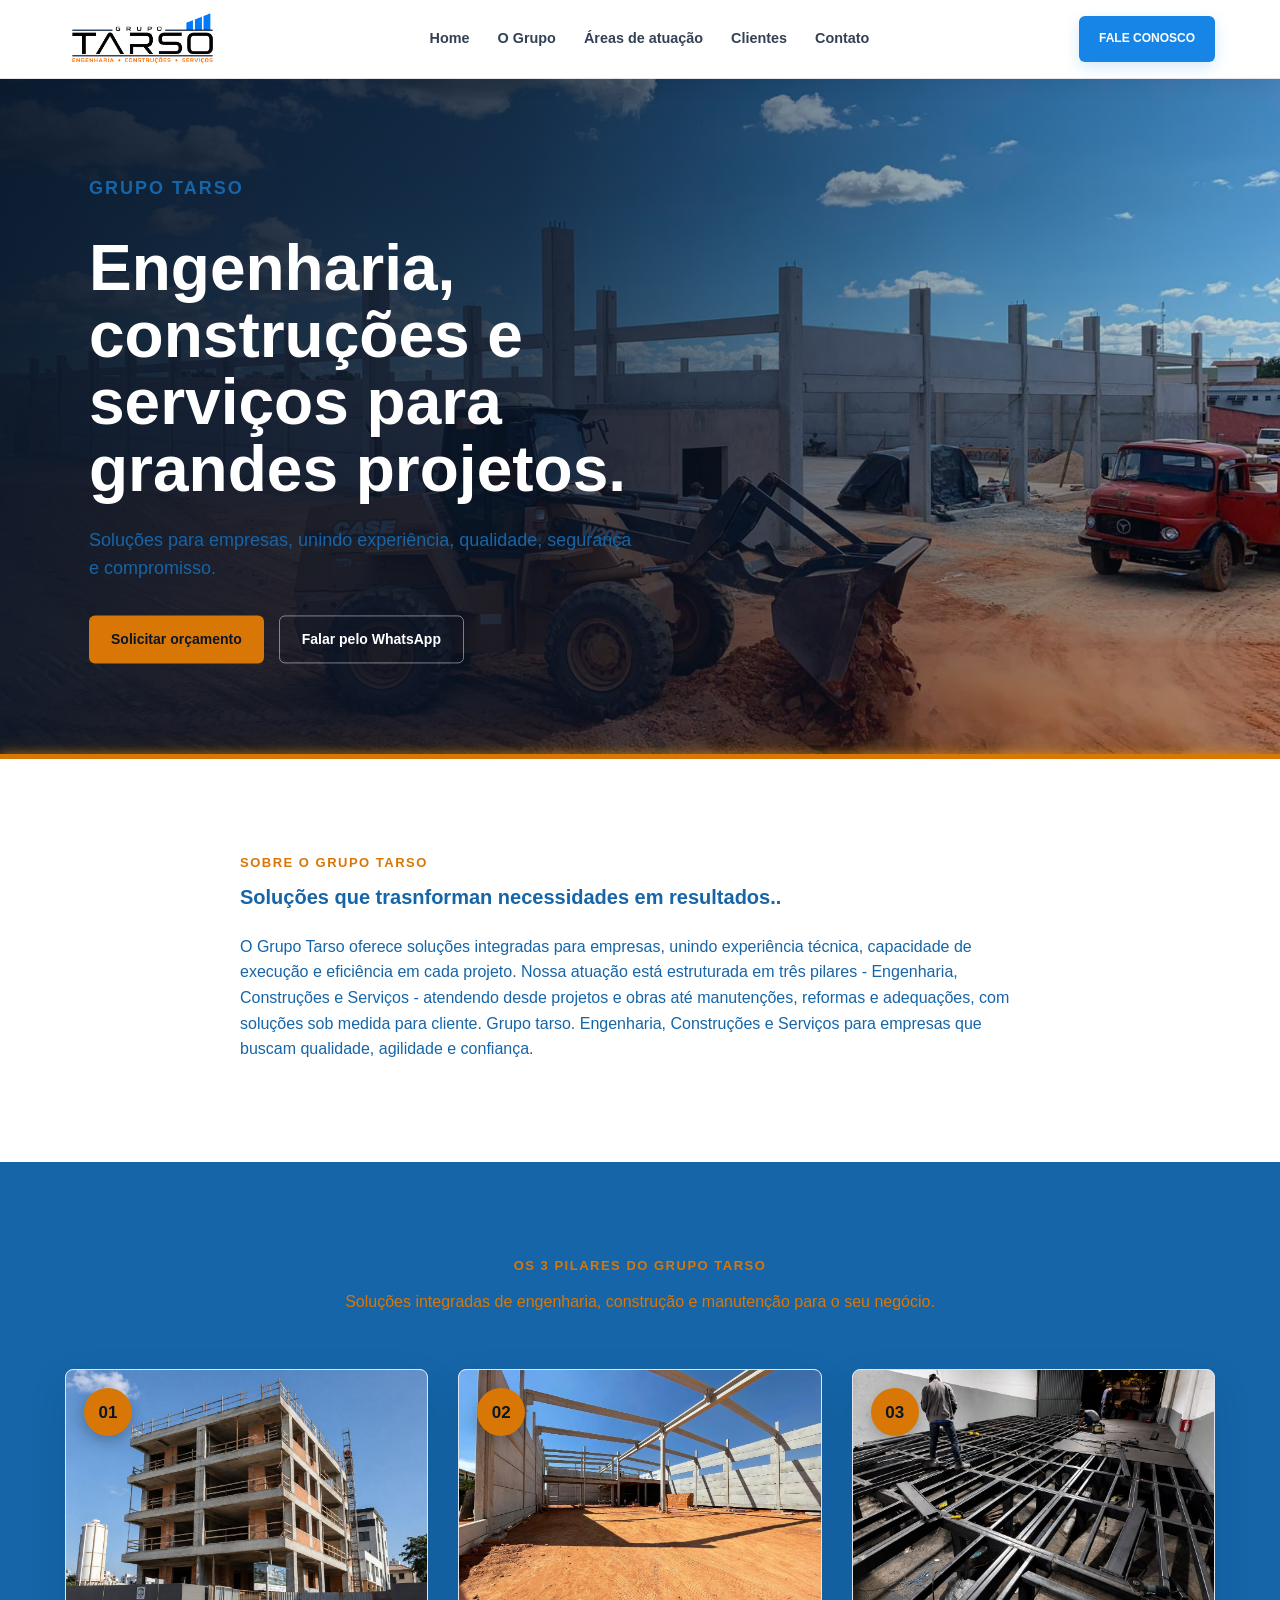
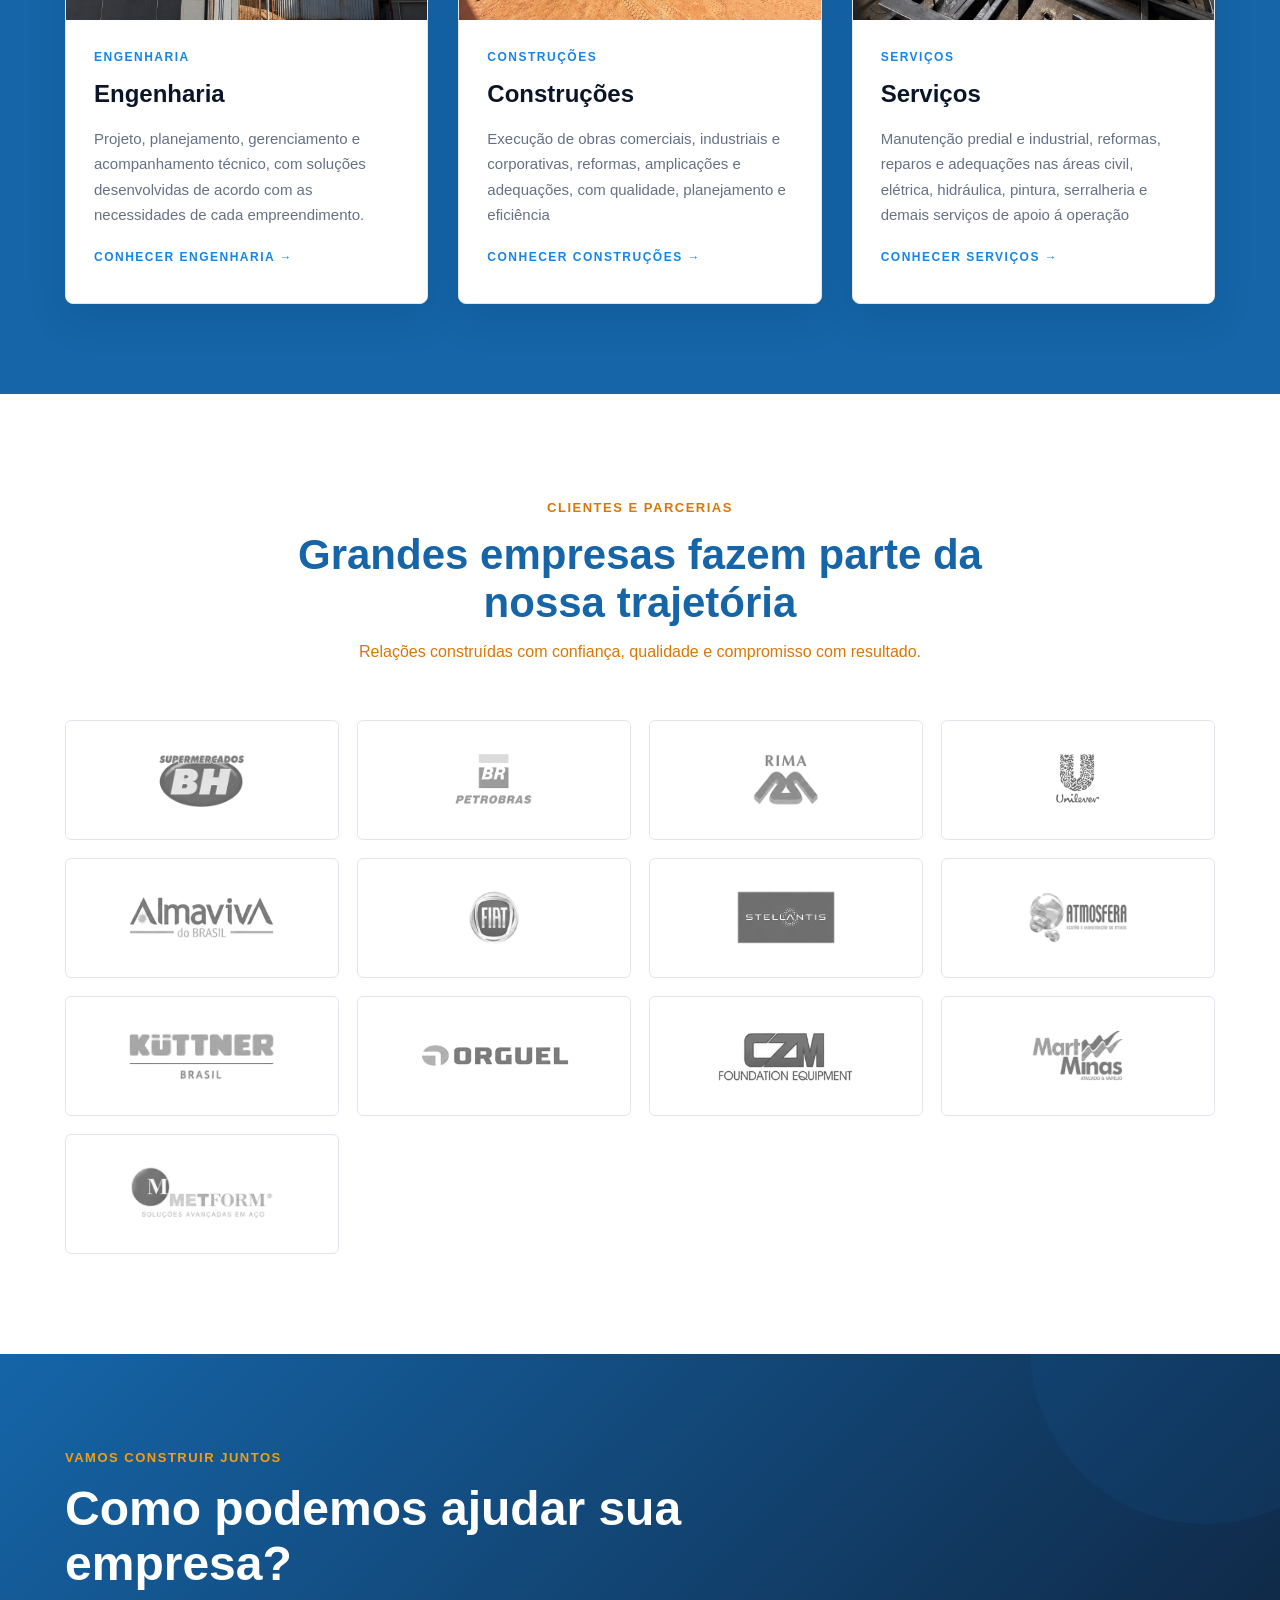
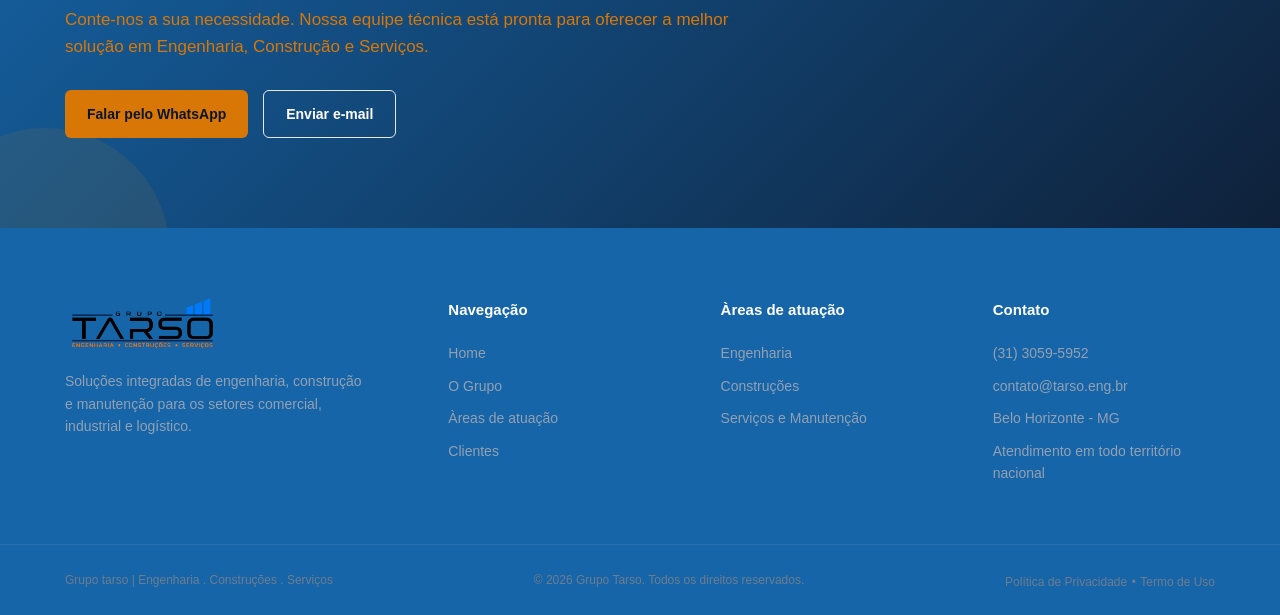
<file: index.html>
<!doctype html>
<html lang="pt-br">
  <head>
    <meta charset="UTF-8" />
    <meta name="viewport" content="width=device-width, initial-scale=1.0" />
    <link rel="stylesheet" href="style.css" />
    <title>Grupo Tarso | Engenharia, Construções e Serviços</title>
    <meta
      name="description"
      content="Grupo Tarso. Engenharia, construções e serviços para empresas em Minas Gerais."
    />
    <!-- Google Tag Manager -->
<script>(function(w,d,s,l,i){w[l]=w[l]||[];w[l].push({'gtm.start':
new Date().getTime(),event:'gtm.js'});var f=d.getElementsByTagName(s)[0],
j=d.createElement(s),dl=l!='dataLayer'?'&l='+l:'';j.async=true;j.src=
'https://www.googletagmanager.com/gtm.js?id='+i+dl;f.parentNode.insertBefore(j,f);
})(window,document,'script','dataLayer','GTM-K2Z39B6H');</script>
<!-- End Google Tag Manager -->
  </head>
  <body>
    <!-- Google Tag Manager (noscript) -->
<noscript><iframe src="https://www.googletagmanager.com/ns.html?id=GTM-K2Z39B6H"
height="0" width="0" style="display:none;visibility:hidden"></iframe></noscript>
<!-- End Google Tag Manager (noscript) -->
    <!--CABEÇALHO-->

   <header>
  <div class="container">

    <!-- LOGO -->
    <a
      href="Index.html"
      class="logo"
      aria-label="Grupo Tarso - Página inicial"
    >
      <img
        class="logo-imagem"
        src="ChatGPT Image 27 de ago. de 2026, 23_02_57.png"
        alt="Grupo Tarso - Engenharia, Construções e Serviços"
        width="220"
        height="92"
      />
    </a>

    <!-- MENU -->
    <nav class="menu-principal" aria-label="Menu principal">
      <ul>
        <li>
          <a href="Index.html">Home</a>
        </li>
        <li>
          <a href="#empresa">O Grupo</a>
        </li>
        <li>
          <a href="#pilares">Áreas de atuação</a>
        </li>
        <li>
          <a href="#clientes">Clientes</a>
        </li>
        <li>
          <a href="#contato">Contato</a>
        </li>
      </ul>
    </nav>

    <!-- BOTÃO DESKTOP -->
    <a href="#contato" class="botao-header">
      Fale conosco
    </a>

    <!-- BOTÃO MENU MOBILE -->
    <button
      class="menu-mobile"
      type="button"
      aria-label="Abrir menu"
      aria-expanded="false"
    >
      <span></span>
      <span></span>
      <span></span>
    </button>

  </div>
</header>
    <main>
      <!--BANNER PRINCIPAL-->

      <!-- =========================
     BANNER PRINCIPAL
========================= -->

      <section class="banner">
        <div class="container banner-conteudo">
          <p class="banner-marca">GRUPO TARSO</p>

          <h1>
            Engenharia, construções e
            <span>serviços para grandes projetos.</span>
          </h1>

          <p class="banner-descricao">
            Soluções para empresas, unindo experiência, qualidade, segurança e
            compromisso.
          </p>

          <div class="banner-botoes">
            <a href="#contato" class="botao-principal"> Solicitar orçamento </a>

            <a
              href="https://wa.me/553130595952"
              target="_blank"
              rel="noopener noreferrer"
              class="botao-secundario"
            >
              Falar pelo WhatsApp
            </a>
          </div>
        </div>
      </section>

      <!--APRESENTAÇÂO DO GRUPO-->
      <section id="empresa" class="apresentacao">
        <div class="container">
          <div class="apresentacao-conteudo">
            <span class="titulo-secao"> SOBRE O GRUPO TARSO </span>
            <h2>Soluções que trasnforman necessidades em resultados..</h2>
            <p>
              O Grupo Tarso oferece soluções integradas para empresas, unindo
              experiência técnica, capacidade de execução e eficiência em cada
              projeto. Nossa atuação está estruturada em três pilares -
              Engenharia, Construções e Serviços - atendendo desde projetos e
              obras até manutenções, reformas e adequações, com soluções sob
              medida para cliente. Grupo tarso. Engenharia, Construções e
              Serviços para empresas que buscam qualidade, agilidade e
              confiança.
            </p>
          </div>
        </div>
      </section>
      <!--3 PILARES-->

      <section id="pilares" class="pilares">
        <div class="container">
          <div class="titulo-central">
            <span class="titulo-secao"> OS 3 PILARES DO GRUPO TARSO </span>
            <p>Soluções integradas de engenharia, construção e manutenção para o seu negócio.</p>
          </div>
          <div class="pilares-grid">
            <!--PILAR 1 CONSTRUÇÔES-->
            <a href="construcoes.html" class="pilar-card">
              <div class="pilar-imagem">
                <img
                  src="prediooo.jpeg"
                  alt="Construção de galpão industrial"
                />
                <span class="pilar-numero"> 01 </span>
              </div>
              <div class="pilar-conteudo">
                <span class="pilar-categoria"> ENGENHARIA </span>
                <h3>Engenharia</h3>
                <p>
                 Projeto, planejamento, gerenciamento e acompanhamento técnico, com soluções desenvolvidas de acordo com as necessidades de cada empreendimento.
                </p>
                <span class="pilar-link"> Conhecer engenharia → </span>
              </div>
            </a>
            <!--PILAR 2 ENGENHARIA-->

            <a href="engenharia.html" class="pilar-card">
              <div class="pilar-imagem">
                <img
                  src="construçõesss.jpeg"
                  alt="Projeto de engenharia e empreendimento"
                />
                <span class="pilar-numero"> 02 </span>
              </div>
              <div class="pilar-conteudo">
                <span class="pilar-categoria"> CONSTRUÇÕES </span>
                <h3>Construções</h3>
                <p>
                  Execução de obras comerciais, industriais e corporativas, reformas, amplicações e adequações, com qualidade, planejamento e eficiência 
                </p>
                <span class="pilar-link"> Conhecer Construções → </span>
              </div>
            </a>
            <!--PILAR 3 SERVIÇOS-->

            <a href="servicos.html" class="pilar-card">
              <div class="pilar-imagem">
                <img
                  src="engenharia.jpeg"
                  alt="Profissional realizando serviço de manutenção"
                />
                <span class="pilar-numero"> 03 </span>
              </div>
              <div class="pilar-conteudo">
                <span class="pilar-categoria"> SERVIÇOS </span>
                <h3>Serviços</h3>
                <p>
                 Manutenção predial e industrial, reformas, reparos e adequações nas áreas civil, elétrica, hidráulica, pintura, serralheria e demais serviços de apoio á operação
                </p>
                <span class="pilar-link"> conhecer serviços → </span>
              </div>
            </a>
          </div>
        </div>
      </section>
      <!--CLIETES E PARCERIAS-->

      <section id="clientes" class="clientes">
        <div class="container">
          <div class="titulo-central">
            <span class="titulo-secao"> CLIENTES E PARCERIAS </span>
            <h2>Grandes empresas fazem parte da nossa trajetória</h2>
            <p>
              Relações construídas com confiança, qualidade e compromisso com resultado.
            </p>
          </div>
          <div class="clientes-grid">
            <div class="cliente-logo">
              <img
                src="./img.logo01_Supermercados_BH.png"
                alt="Supermercado BH"
              />
            </div>
            <div class="cliente-logo">
              <img src="./img.logo02_Petrobras.png" alt="Petrobras" />
            </div>
            <div class="cliente-logo">
              <img src="img.logo03_RIMA.png" alt="Rima" />
            </div>
            <div class="cliente-logo">
              <img src="img.logo04_Unilever.png" alt="Unilever" />
            </div>
            <div class="cliente-logo">
              <img src="img.logo05_Almaviva_do_Brasil.png" alt="Almaviva" />
            </div>
            <div class="cliente-logo">
              <img src="img.logo06_FIAT.png" alt="Fiat" />
            </div>
            <div class="cliente-logo">
              <img src="img.logo07_Stellantis.png" alt="Stellantis" />
            </div>
            <div class="cliente-logo">
              <img src="img.logo08_Atmosfera.png" alt="Atmosfera" />
            </div>
            <div class="cliente-logo">
              <img
                src="./img.logo12_KUTTNER_Brasil.png"
                alt="Kuttner Brasil"
              />
            </div>
            <div class="cliente-logo">
              <img src="img.logo10_ORGUEL.png" alt="Orguel" />
            </div>
            <div class="cliente-logo">
              <img src="img.logo11_CZM.png" alt="CZM" />
            </div>
            <div class="cliente-logo">
              <img src="img.logo13_Mart_Minas.png" alt="Mart Minas" />
            </div>
            <div class="cliente-logo">
              <img src="img.logo09_Metform.png" alt="Metform" />
            </div>
          </div>
        </div>
      </section>
      <!--CONTATO-->

      <section id="contato" class="cta">
        <div class="container">
          <div class="cta-conteudo">
            <span class="titulo-secao"> VAMOS CONSTRUIR JUNTOS </span>
            <h2>Como podemos ajudar sua empresa?</h2>
            <p>
            Conte-nos a sua necessidade. Nossa equipe técnica está pronta para oferecer a melhor solução em Engenharia, Construção e Serviços.
            </p>
          </div>
          <div class="cta-botoes">
            <a
              href="https://wa.me/553130595952"
              target="_blank"
              rel="noopener"
              class="botao-whatsapp"
            >
              Falar pelo WhatsApp
            </a>
            <a href="mailto:contato@tarso.eng.br" class="botao-secundario">
              Enviar e-mail
            </a>
          </div>
        </div>
      </section>
      <!--RODAPÈ-->
      <footer>
        <div class="container footer-conteudo">
          <!--MARCA-->
          <div class="footer-marca">
            <a href="Index.html" class="logo">
              <img
                class="logo-imagem"
                src="ChatGPT Image 27 de ago. de 2026, 23_02_57.png"
                alt="Grupo Tarso - Engenharia, Construções e Serviços"
                width="220"
                height="92"
              />
            </a>
            <p>
              Soluções integradas de engenharia, construção e manutenção para os setores comercial, industrial e logístico.
            </p>
          </div>
          <!--NAVEGAÇÃO-->
          <div class="footer-coluna">
            <h3>Navegação</h3>
            <ul>
              <li>
                <a href="Index.html"> Home </a>
              </li>
              <li>
                <a href="#empresa"> O Grupo </a>
              </li>
              <li>
                <a href="#pilares"> Àreas de atuação</a>
              </li>
              <li>
                <a href="#clientes"> Clientes </a>
              </li>
            </ul>
          </div>
          <!--PILARES-->
          <div class="footer-coluna">
            <h3>Àreas de atuação</h3>
            <ul>
              <li>
                <a href="construcoes.html"> Engenharia </a>
              </li>
              <li>
                <a href="engenharia.html"> Construções </a>
              </li>
              <li>
                <a href="servicos.html"> Serviços e Manutenção </a>
              </li>
            </ul>
          </div>
          <!--CONTATO-->
          <div class="footer-coluna">
            <h3>Contato</h3>
            <ul>
              <li>
                (31) 3059-5952
              </li>
              <li>contato@tarso.eng.br</li>
              <li>Belo Horizonte - MG</li>
              <li>Atendimento em todo território nacional</li>
            </ul>
          </div>
        </div>
        <div class="footer-bottom">
          <div class="container">
            <p>Grupo tarso | Engenharia . Construções . Serviços</p>
            <p>© 2026 Grupo Tarso. Todos os direitos reservados.</p>
            <div class="footer-links">
              <a href="#">Política de Privacidade</a>
              <span>•</span>
              <a href="#">Termo de Uso</a>
            </div>
          </div>
        </div>
      </footer>
      <script>
  const menuBotao = document.querySelector(".menu-mobile");
  const header = document.querySelector("header");

  menuBotao.addEventListener("click", () => {
    const aberto = header.classList.toggle("menu-aberto");

    menuBotao.setAttribute("aria-expanded", aberto);
  });

  const linksMenu = document.querySelectorAll(".menu-principal a");

  linksMenu.forEach((link) => {
    link.addEventListener("click", () => {
      header.classList.remove("menu-aberto");
      menuBotao.setAttribute("aria-expanded", "false");
    });
  });
</script>
    </main>
  </body>
</html>
</file>
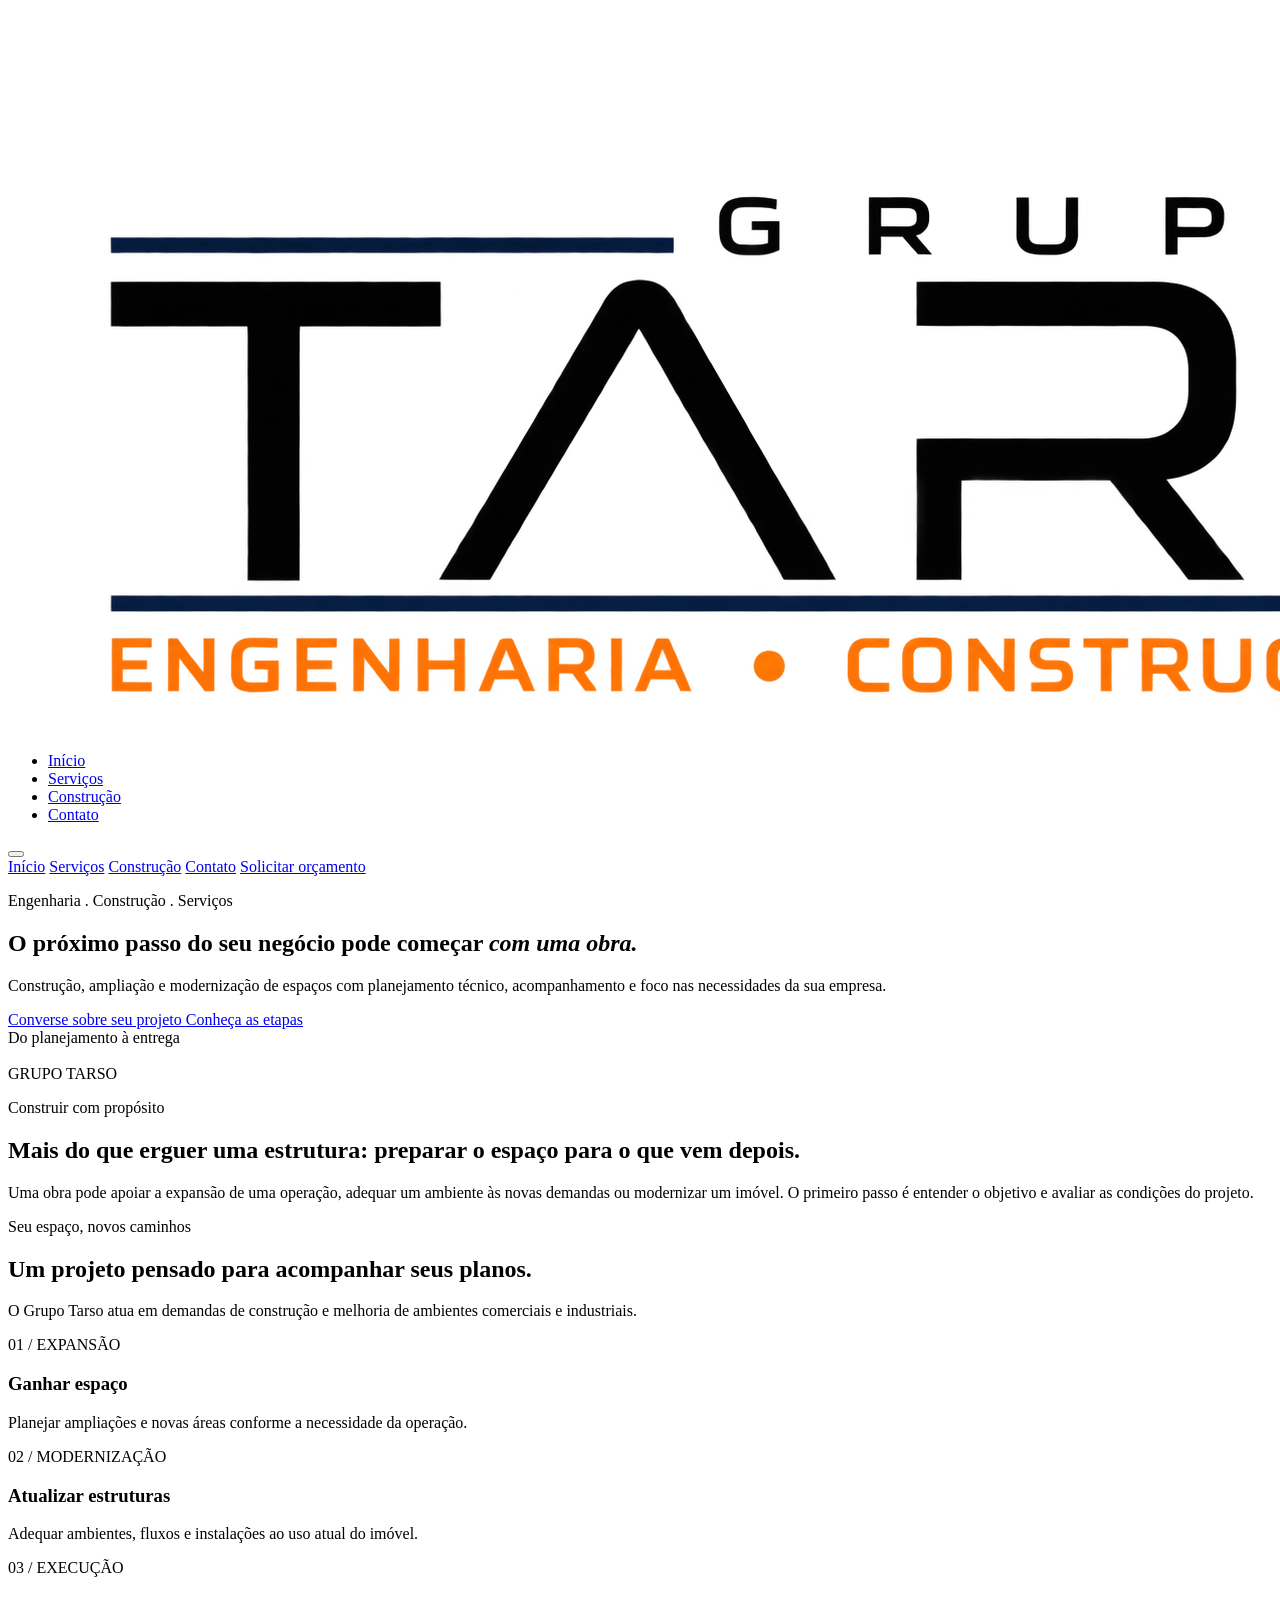
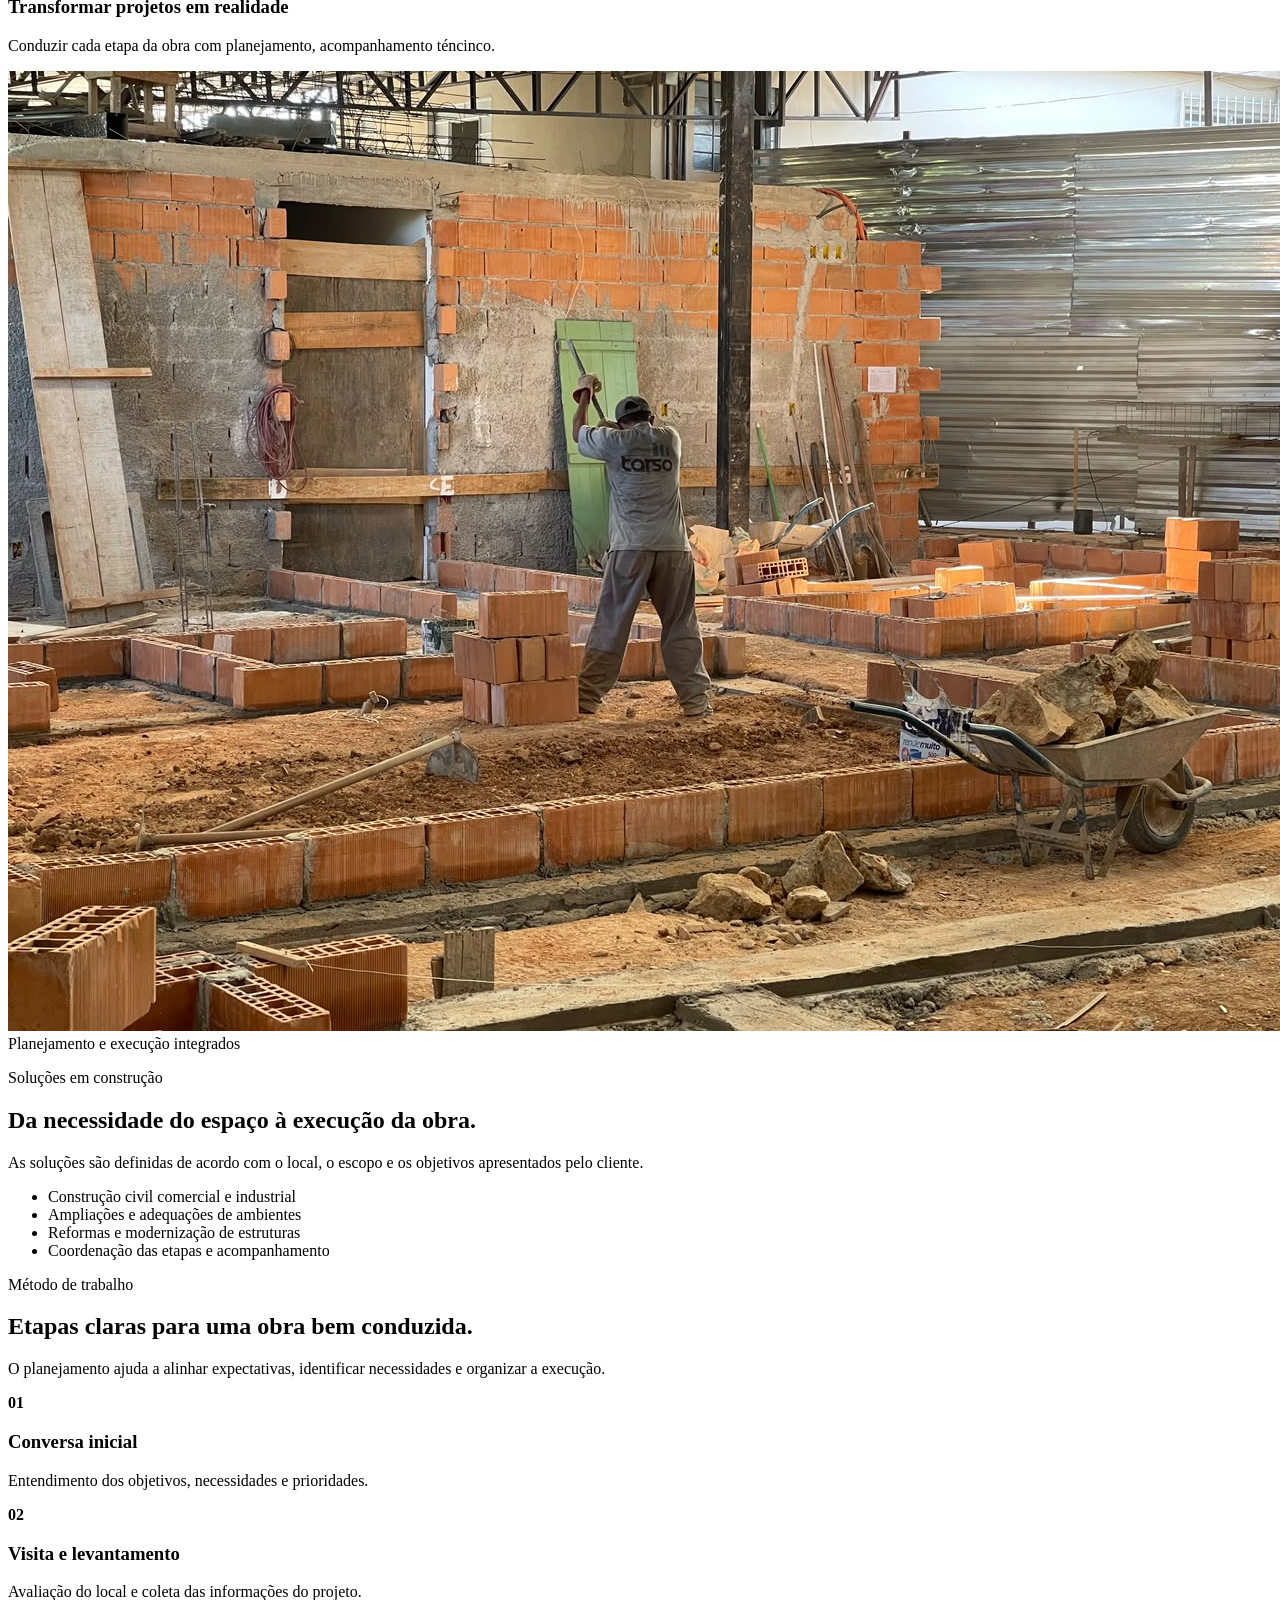
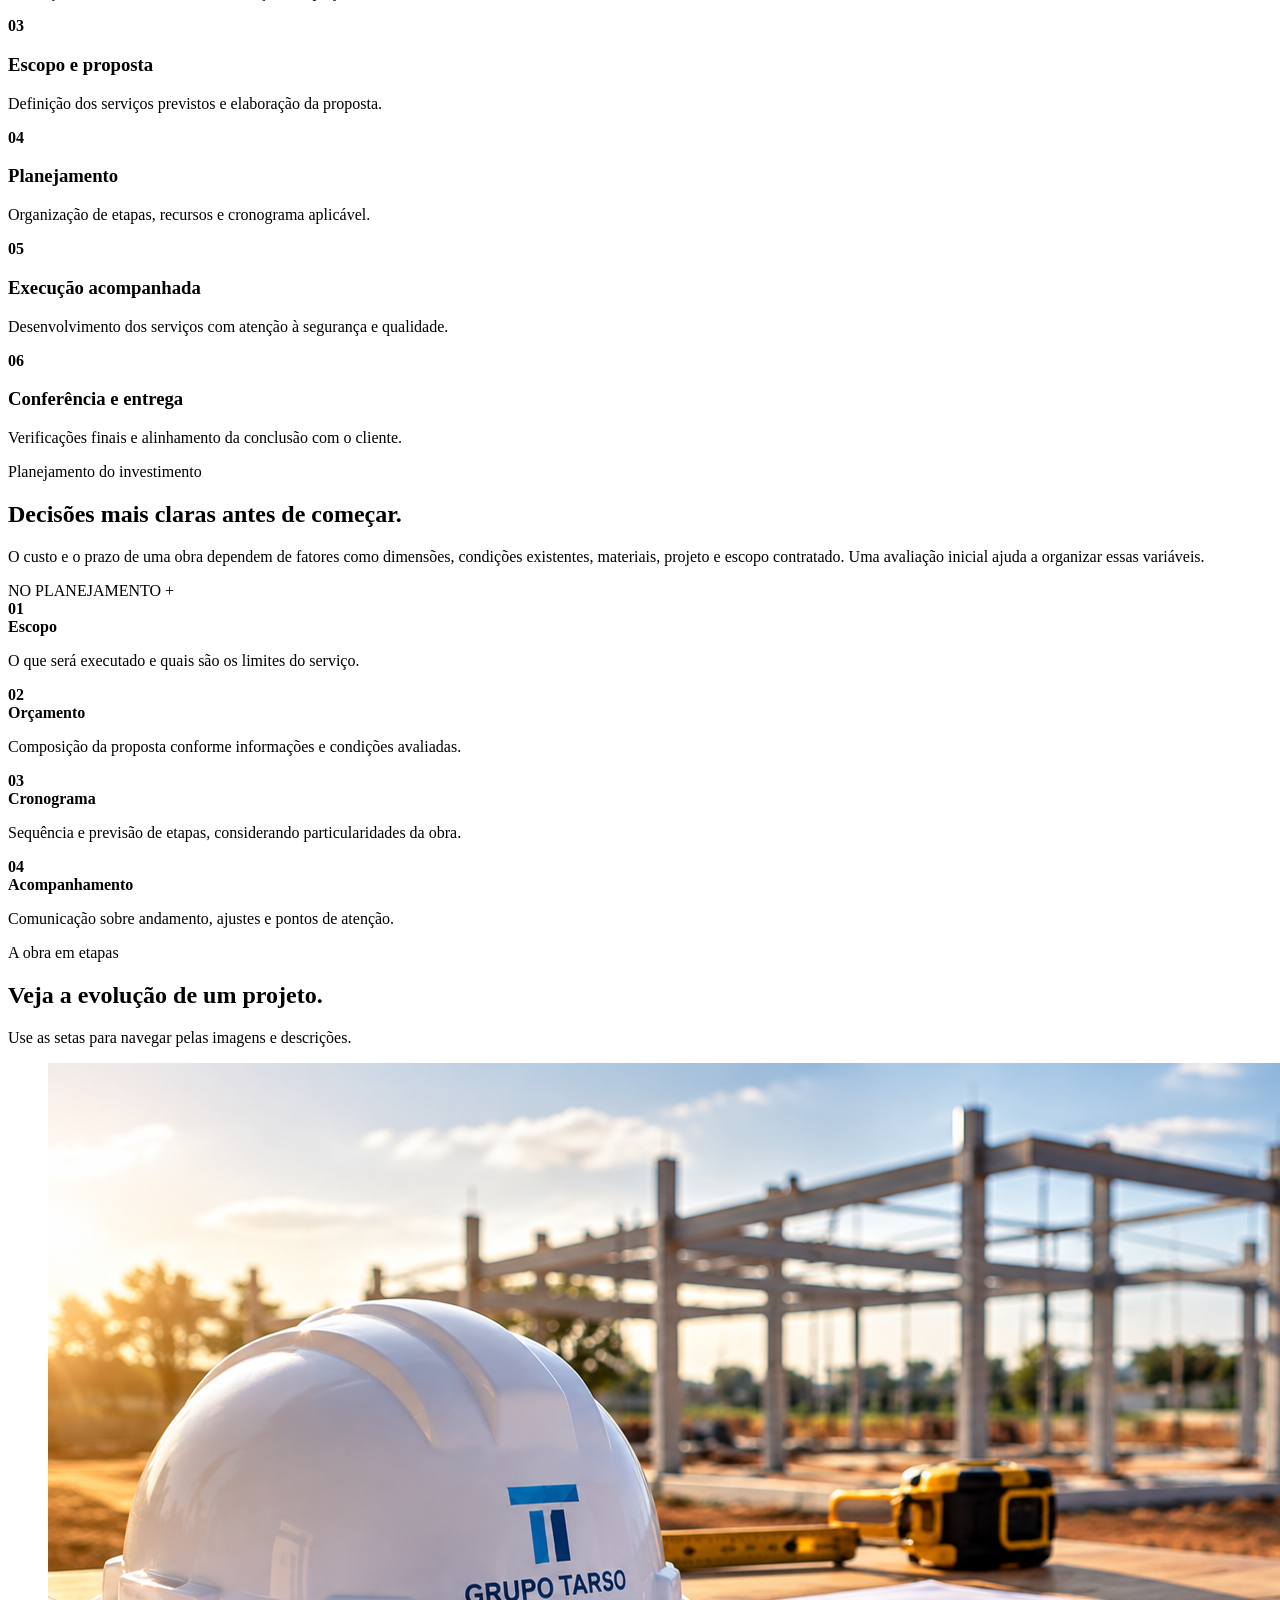
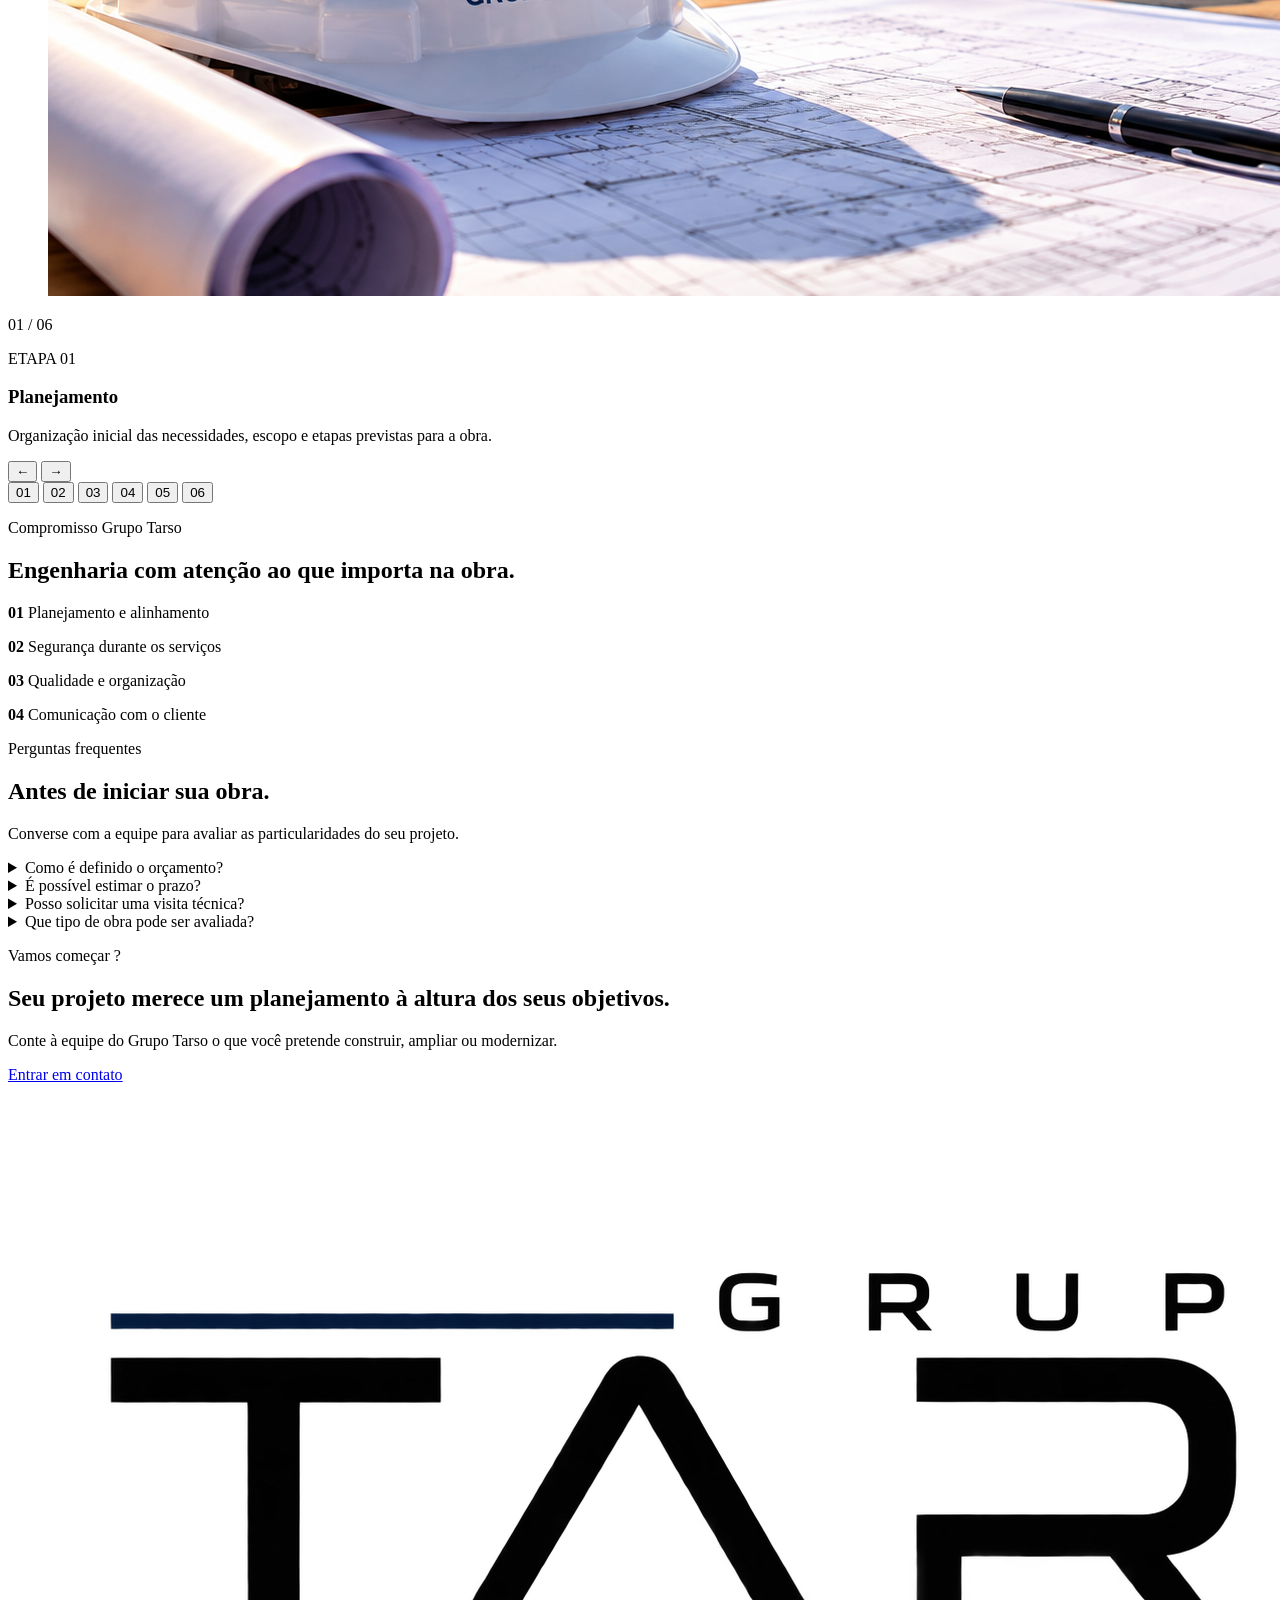
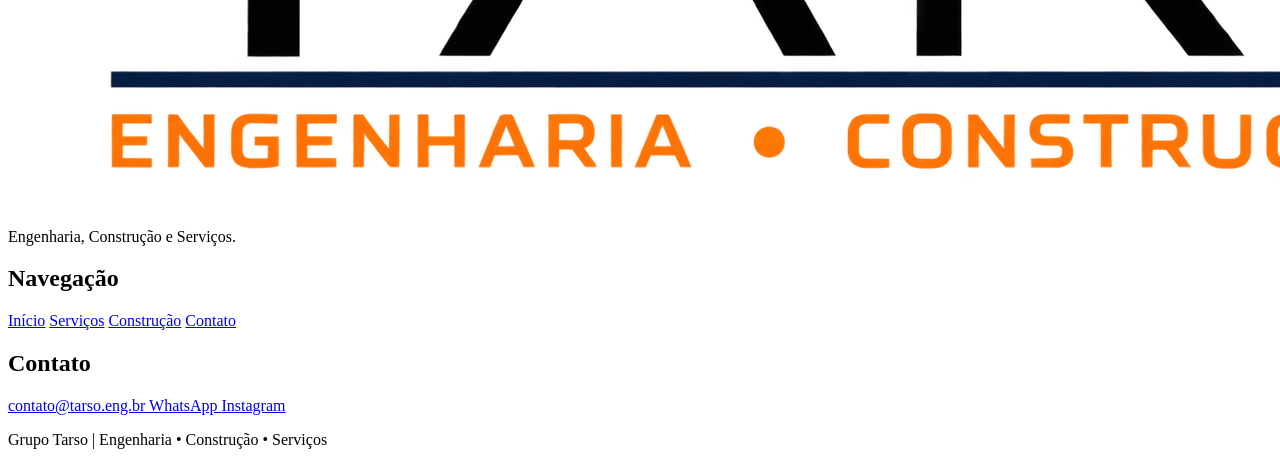
<file: construcoess.html>
<!DOCTYPE html>
<html lang="pt-BR">

<head>
  <meta charset="UTF-8">
  <meta name="viewport" content="width=device-width, initial-scale=1.0">

  <meta
    name="description"
    content="Construção civil, ampliação e modernização de espaços com planejamento e acompanhamento do Grupo Tarso."
  >

  <link rel="stylesheet" href="style-construcao.css">

  <title>Construção | Grupo Tarso</title>
</head>

<body>

  <!-- =====================================================
       CABEÇALHO
       ===================================================== -->

  <header class="header">

    <div class="container header-container">

      <a class="logo" href="index.html" aria-label="Grupo Tarso - início">

        <img
          src="ChatGPT Image 27 de ago. de 2026, 23_02_57.png"
          alt="Grupo Tarso"
        >

      </a>

      <nav class="nav-menu" aria-label="Navegação">

        <ul>
          <li><a href="index.html">Início</a></li>   
          <li><a href="servicos.html">Serviços</a></li>
          <li>
            <a class="active" aria-current="page" href="construcoes.html">
              Construção
            </a>
          </li>
          <li><a href="#rodape">Contato</a></li>
        </ul>

      </nav>
      <button
        class="menu-toggle"
        type="button"
        aria-label="Abrir menu"
        aria-controls="mobile-menu"
        aria-expanded="false"
      >
        <span></span>
        <span></span>
        <span></span>
      </button>

    </div>

    <nav class="mobile-menu" id="mobile-menu" aria-label="Menu móvel">

      <a href="index.html">Início</a>
      <a href="servicos.html">Serviços</a>
      <a href="construcoes.html">Construção</a>
      <a href="construcoes.html#contato">Contato</a>

      <a class="mobile-button" href="https://wa.me/553130595952">
        Solicitar orçamento
      </a>

    </nav>

  </header>


  <main>

    <!-- =====================================================
         BANNER PRINCIPAL
         ===================================================== -->

    <section class="hero">

      <div class="hero-shade"></div>

      <div class="container hero-inner">

        <div class="hero-copy">

          <p class="eyebrow">
            Engenharia . Construção . Serviços
          </p>

          <h1>
            O próximo passo do seu negócio pode começar
            <em>com uma obra.</em>
          </h1>

          <p>
            Construção, ampliação e modernização de espaços com
            planejamento técnico, acompanhamento e foco nas
            necessidades da sua empresa.
          </p>

          <div class="hero-actions">

            <a class="btn btn-orange" href="//wa.me/553130595952">
              Converse sobre seu projeto
            </a>

            <a class="btn btn-ghost" href="#processo">
              Conheça as etapas
            </a>

          </div>

          <div class="hero-note">
            <span class="note-line"></span>
            Do planejamento à entrega
          </div>

        </div>

      </div>

      <div class="hero-tag">
        <br>
        GRUPO TARSO
      </div>

    </section>


    <!-- =====================================================
         INTRODUÇÃO
         ===================================================== -->

    <section class="intro-band">

      <div class="container intro-layout">

        <p class="eyebrow">
          Construir com propósito
        </p>

        <div>

          <h2>
            Mais do que erguer uma estrutura:
            <span>preparar o espaço para o que vem depois.</span>
          </h2>

          <p>
            Uma obra pode apoiar a expansão de uma operação,
            adequar um ambiente às novas demandas ou modernizar
            um imóvel. O primeiro passo é entender o objetivo
            e avaliar as condições do projeto.
          </p>

        </div>

      </div>

    </section>


    <!-- =====================================================
         OPORTUNIDADES
         ===================================================== -->

    <section class="opportunity section">

      <div class="container">

        <div class="section-top">

          <p class="eyebrow">
            Seu espaço, novos caminhos
          </p>

          <h2>
            Um projeto pensado para acompanhar
            <span>seus planos.</span>
          </h2>

          <p>
            O Grupo Tarso atua em demandas de construção
            e melhoria de ambientes comerciais e industriais.
          </p>

        </div>

        <div class="opportunity-grid">

          <!-- CARD 01 -->

          <article class="op-card op-card-photo op-card-expansion">

            <span class="op-index">
              01 / EXPANSÃO
            </span>

            <h3>
              Ganhar espaço
            </h3>

            <p>
              Planejar ampliações e novas áreas conforme
              a necessidade da operação.
            </p>

          </article>


          <!-- CARD 02 -->

          <article class="op-card op-card-photo op-card-modernizacao">

            <span class="op-index">
              02 / MODERNIZAÇÃO
            </span>

            <h3>
              Atualizar estruturas
            </h3>

            <p>
              Adequar ambientes, fluxos e instalações
              ao uso atual do imóvel.
            </p>

          </article>


          <!-- CARD 03 -->

          <article class="op-card op-card-photo op-card-projetos">

            <span class="op-index">
              03 / EXECUÇÃO
            </span>

            <h3>
              Transformar projetos em realidade
            </h3>

            <p>
              Conduzir cada etapa da obra com planejamento, acompanhamento téncinco.
            </p>

          </article>

        </div>

      </div>

    </section>


    <!-- =====================================================
         SOLUÇÕES EM CONSTRUÇÃO
         ===================================================== -->

    <section class="solutions section">

      <div class="container solutions-layout">

        <div class="solutions-photo">

          <img
            src="tarso.jpeg"
            alt="Ambiente de obra e engenharia"
          >

          <span>
            Planejamento e execução integrados
          </span>

        </div>

        <div class="solutions-copy">

          <p class="eyebrow">
            Soluções em construção
          </p>

          <h2>
            Da necessidade do espaço à
            <span>execução da obra.</span>
          </h2>

          <p>
            As soluções são definidas de acordo com o local,
            o escopo e os objetivos apresentados pelo cliente.
          </p>

          <ul class="check-list">

            <li>
              Construção civil comercial e industrial
            </li>

            <li>
              Ampliações e adequações de ambientes
            </li>

            <li>
              Reformas e modernização de estruturas
            </li>

            <li>
              Coordenação das etapas e acompanhamento
            </li>

          </ul>
        </div>

      </div>

    </section>


    <!-- =====================================================
         PROCESSO DE OBRA
         ===================================================== -->

    <section class="process section" id="processo">

      <div class="container">

        <div class="section-top light">

          <p class="eyebrow">
            Método de trabalho
          </p>

          <h2>
            Etapas claras para uma obra
            <span>bem conduzida.</span>
          </h2>

          <p>
            O planejamento ajuda a alinhar expectativas,
            identificar necessidades e organizar a execução.
          </p>

        </div>

        <div class="process-grid">

          <article>
            <b>01</b>
            <h3>Conversa inicial</h3>
            <p>
              Entendimento dos objetivos, necessidades e prioridades.
            </p>
          </article>

          <article>
            <b>02</b>
            <h3>Visita e levantamento</h3>
            <p>
              Avaliação do local e coleta das informações do projeto.
            </p>
          </article>

          <article>
            <b>03</b>
            <h3>Escopo e proposta</h3>
            <p>
              Definição dos serviços previstos e elaboração da proposta.
            </p>
          </article>

          <article>
            <b>04</b>
            <h3>Planejamento</h3>
            <p>
              Organização de etapas, recursos e cronograma aplicável.
            </p>
          </article>

          <article>
            <b>05</b>
            <h3>Execução acompanhada</h3>
            <p>
              Desenvolvimento dos serviços com atenção à segurança e qualidade.
            </p>
          </article>

          <article>
            <b>06</b>
            <h3>Conferência e entrega</h3>
            <p>
              Verificações finais e alinhamento da conclusão com o cliente.
            </p>
          </article>

        </div>

      </div>

    </section>


    <!-- =====================================================
         PLANEJAMENTO DO INVESTIMENTO
         ===================================================== -->

    <section class="investment section">

      <div class="container investment-layout">

        <div>

          <p class="eyebrow">
            Planejamento do investimento
          </p>

          <h2>
            Decisões mais claras
            <span>antes de começar.</span>
          </h2>

          <p>
            O custo e o prazo de uma obra dependem de fatores
            como dimensões, condições existentes, materiais,
            projeto e escopo contratado. Uma avaliação inicial
            ajuda a organizar essas variáveis.
          </p>
        </div>

        <div class="investment-panel">

          <div class="panel-heading">
            <span>NO PLANEJAMENTO</span>
            <span class="panel-mark">+</span>
          </div>

          <div class="panel-row">
            <b>01</b>
            <div>
              <strong>Escopo</strong>
              <p>
                O que será executado e quais são os limites do serviço.
              </p>
            </div>
          </div>

          <div class="panel-row">
            <b>02</b>
            <div>
              <strong>Orçamento</strong>
              <p>
                Composição da proposta conforme informações
                e condições avaliadas.
              </p>
            </div>
          </div>

          <div class="panel-row">
            <b>03</b>
            <div>
              <strong>Cronograma</strong>
              <p>
                Sequência e previsão de etapas, considerando
                particularidades da obra.
              </p>
            </div>
          </div>

          <div class="panel-row">
            <b>04</b>
            <div>
              <strong>Acompanhamento</strong>
              <p>
                Comunicação sobre andamento, ajustes
                e pontos de atenção.
              </p>
            </div>
          </div>

        </div>

      </div>

    </section>


    <!-- =====================================================
         CARROSSEL DE PROJETOS
         ===================================================== -->

    <section class="portfolio section">

      <div class="container">

        <div class="section-top">

          <p class="eyebrow">
            A obra em etapas
          </p>

          <h2>
            Veja a evolução de um
            <span>projeto.</span>
          </h2>

          <p>
            Use as setas para navegar pelas imagens e descrições.
          </p>

        </div>

        <div class="case-slider">

          <figure class="case-image">

            <img
              id="caseImage"
              src="grupo.png"
              alt="Registro da etapa de planejamento"
            >

          </figure>

          <div class="case-content">

            <p class="case-count" id="caseCounter">
              01 / 06
            </p>

            <p class="eyebrow" id="caseEyebrow">
              ETAPA 01
            </p>

            <h3 id="caseTitle">
              Planejamento
            </h3>

            <p id="caseDescription">
              Organização inicial das necessidades,
              escopo e etapas previstas para a obra.
            </p>

            <div class="case-controls">

              <button
                type="button"
                id="casePrev"
                aria-label="Etapa anterior"
              >
                ←
              </button>

              <button
                type="button"
                id="caseNext"
                aria-label="Próxima etapa"
              >
                →
              </button>

            </div>

            <div class="case-steps" aria-label="Selecionar etapa">

              <button class="active" data-step="0" aria-label="Etapa 1" aria-current="step">01</button>
              <button data-step="1" aria-label="Etapa 2">02</button>
              <button data-step="2" aria-label="Etapa 3">03</button>
              <button data-step="3" aria-label="Etapa 4">04</button>
              <button data-step="4" aria-label="Etapa 5">05</button>
              <button data-step="5" aria-label="Etapa 6">06</button>

            </div>

          </div>

        </div>

      </div>

    </section>


    <!-- =====================================================
         COMPROMISSO
         ===================================================== -->

    <section class="commitment section">

      <div class="container commitment-layout">

        <div>

          <p class="eyebrow">
            Compromisso Grupo Tarso
          </p>

          <h2>
            Engenharia com atenção ao que
            <span>importa na obra.</span>
          </h2>

        </div>

        <div class="commitment-list">

          <p><b>01</b> Planejamento e alinhamento</p>
          <p><b>02</b> Segurança durante os serviços</p>
          <p><b>03</b> Qualidade e organização</p>
          <p><b>04</b> Comunicação com o cliente</p>

        </div>

      </div>

    </section>


    <!-- =====================================================
         PERGUNTAS FREQUENTES
         ===================================================== -->

    <section class="faq section">

      <div class="container faq-layout">

        <div>

          <p class="eyebrow">
            Perguntas frequentes
          </p>

          <h2>
            Antes de iniciar
            <span>sua obra.</span>
          </h2>

          <p>
            Converse com a equipe para avaliar as particularidades
            do seu projeto.
          </p>
        </div>

        <div class="faq-list">

          <details>
            <summary>
              Como é definido o orçamento?
            </summary>

            <p>
              Após compreender a demanda e avaliar as informações
              disponíveis, a equipe pode estruturar uma proposta
              compatível com o escopo solicitado.
            </p>
          </details>

          <details>
            <summary>
              É possível estimar o prazo?
            </summary>

            <p>
              O prazo depende de dimensões, complexidade,
              condições do local, escopo e demais fatores.
              A previsão é tratada durante o planejamento.
            </p>
          </details>

          <details>
            <summary>
              Posso solicitar uma visita técnica?
            </summary>

            <p>
              Entre em contato para apresentar a necessidade
              e verificar a possibilidade e as condições de uma visita.
            </p>
          </details>

          <details>
            <summary>
              Que tipo de obra pode ser avaliada?
            </summary>

            <p>
              Construções, reformas, ampliações e adequações
              comerciais ou industriais, conforme avaliação da demanda.
            </p>
          </details>

        </div>

      </div>

    </section>


    <!-- =====================================================
         CHAMADA FINAL
         ===================================================== -->

    <section class="final-cta">

      <div class="container final-inner">

        <p class="eyebrow">
          Vamos começar ?
        </p>

        <h2>
          Seu projeto merece um planejamento
          <span>à altura dos seus objetivos.</span>
        </h2>

        <p>
          Conte à equipe do Grupo Tarso o que você pretende
          construir, ampliar ou modernizar.
        </p>

        <a class="btn btn-orange" href="https://wa.me/553130595952">
          Entrar em contato
        </a>

      </div>

    </section>

  </main>


  <!-- =====================================================
       RODAPÉ
       ===================================================== -->

  <footer class="footer" id="rodape">

    <div class="container footer-content">

      <div class="footer-brand">

        <img
          class="footer-logo"
          src="ChatGPT Image 27 de ago. de 2026, 23_02_57.png"
          alt="Grupo Tarso"
        >

        <p>
          Engenharia, Construção e Serviços.
        </p>

      </div>

      <div>

        <h2>Navegação</h2>

        <a href="index.html">Início</a>
        <a href="servicos.html">Serviços</a>
        <a href="#">Construção</a>
        <a href="#contato">Contato</a>

      </div>

      <div>

        <h2>Contato</h2>

        <a href="mailto:contato@tarso.eng.br">
          contato@tarso.eng.br
        </a>

        <a
          href="https://wa.me/553130595952"
          target="_blank"
          rel="noopener noreferrer"
        >
          WhatsApp
        </a>
         <a
              href="https://www.instagram.com/tarsoengenharia?stkn=MXZvdmZqZHMzNnJ3cA%3D%3D&utm_source=qr"
              target="_blank"
            >
              Instagram
            </a>

      </div>

    </div>

    <div class="footer-bottom">

      <p>
        Grupo Tarso | Engenharia • Construção • Serviços
      </p>

    </div>

  </footer>


  <!-- =====================================================
       JAVASCRIPT — MENU E CARROSSEL
       ===================================================== -->

  <script>

    /* MENU MOBILE */

    const toggle = document.querySelector('.menu-toggle');
    const mobile = document.querySelector('.mobile-menu');

    toggle.addEventListener('click', () => {

      const opened = mobile.classList.toggle('active');

      toggle.classList.toggle('active');

      toggle.setAttribute(
        'aria-expanded',
        String(opened)
      );

    });

    mobile.querySelectorAll('a').forEach(a => {

      a.addEventListener('click', () => {

        mobile.classList.remove('active');
        toggle.classList.remove('active');

        toggle.setAttribute('aria-expanded', 'false');

      });

    });


    /* DADOS DO CARROSSEL */

    const slides = [

      {
        image: 'grupo.png',
        label: 'ETAPA 01',
        title: 'Planejamento',
        desc: 'Organização inicial das necessidades, escopo e etapas previstas para a obra.'
      },

      {
        image: 'case-02.jpeg',
        label: 'ETAPA 02',
        title: 'Preparação',
        desc: 'Preparação do ambiente, alinhamento dos recursos e organização para o início dos serviços.'
      },

      {
        image: 'case-03.jpeg',
        label: 'ETAPA 03',
        title: 'Estrutura',
        desc: 'Desenvolvimento das etapas estruturais conforme as definições técnicas do projeto.'
      },

      {
        image: 'case-04.jpeg',
        label: 'ETAPA 04',
        title: 'Execução',
        desc: 'Acompanhamento da evolução dos serviços e atenção aos pontos previstos no escopo.'
      },

      {
        image: 'case-05.jpeg',
        label: 'ETAPA 05',
        title: 'Acabamentos',
        desc: 'Conferência dos detalhes e finalização dos serviços contratados.'
      },

      {
        image: 'case-06.jpeg',
        label: 'ETAPA 06',
        title: 'Entrega',
        desc: 'Verificações finais e alinhamento da conclusão com o cliente.'
      }

    ];


    /* ELEMENTOS DO CARROSSEL */

    let active = 0;

    const img = document.querySelector('#caseImage');
    const counter = document.querySelector('#caseCounter');
    const eyebrow = document.querySelector('#caseEyebrow');
    const title = document.querySelector('#caseTitle');
    const desc = document.querySelector('#caseDescription');

    const steps = [
      ...document.querySelectorAll('.case-steps button')
    ];


    /* ATUALIZAR ETAPA */

    function showSlide(n) {

      active = (n + slides.length) % slides.length;

      const s = slides[active];

      img.src = s.image;

      img.alt = `Registro da etapa ${active + 1}: ${s.title}`;

      counter.textContent = `0${active + 1} / 06`;

      eyebrow.textContent = s.label;

      title.textContent = s.title;

      desc.textContent = s.desc;

      steps.forEach((b, i) => {

        b.classList.toggle('active', i === active);

        if (i === active) {
          b.setAttribute('aria-current', 'step');
        } else {
          b.removeAttribute('aria-current');
        }

      });

    }


    /* BOTÕES DE NAVEGAÇÃO */

    document.querySelector('#casePrev').addEventListener('click', () => {
      showSlide(active - 1);
    });

    document.querySelector('#caseNext').addEventListener('click', () => {
      showSlide(active + 1);
    });


    /* NAVEGAÇÃO PELOS NÚMEROS */

    steps.forEach(b => {

      b.addEventListener('click', () => {

        showSlide(Number(b.dataset.step));

      });

    });


    /* TRATAMENTO DE IMAGEM AUSENTE */

    img.addEventListener('error', () => {

      img.alt = 'Imagem não encontrada. Confira o nome do arquivo e a pasta img-case.';

    });


    /* INICIAR CARROSSEL */

    showSlide(0);

  </script>

</body>
</html>
</file>
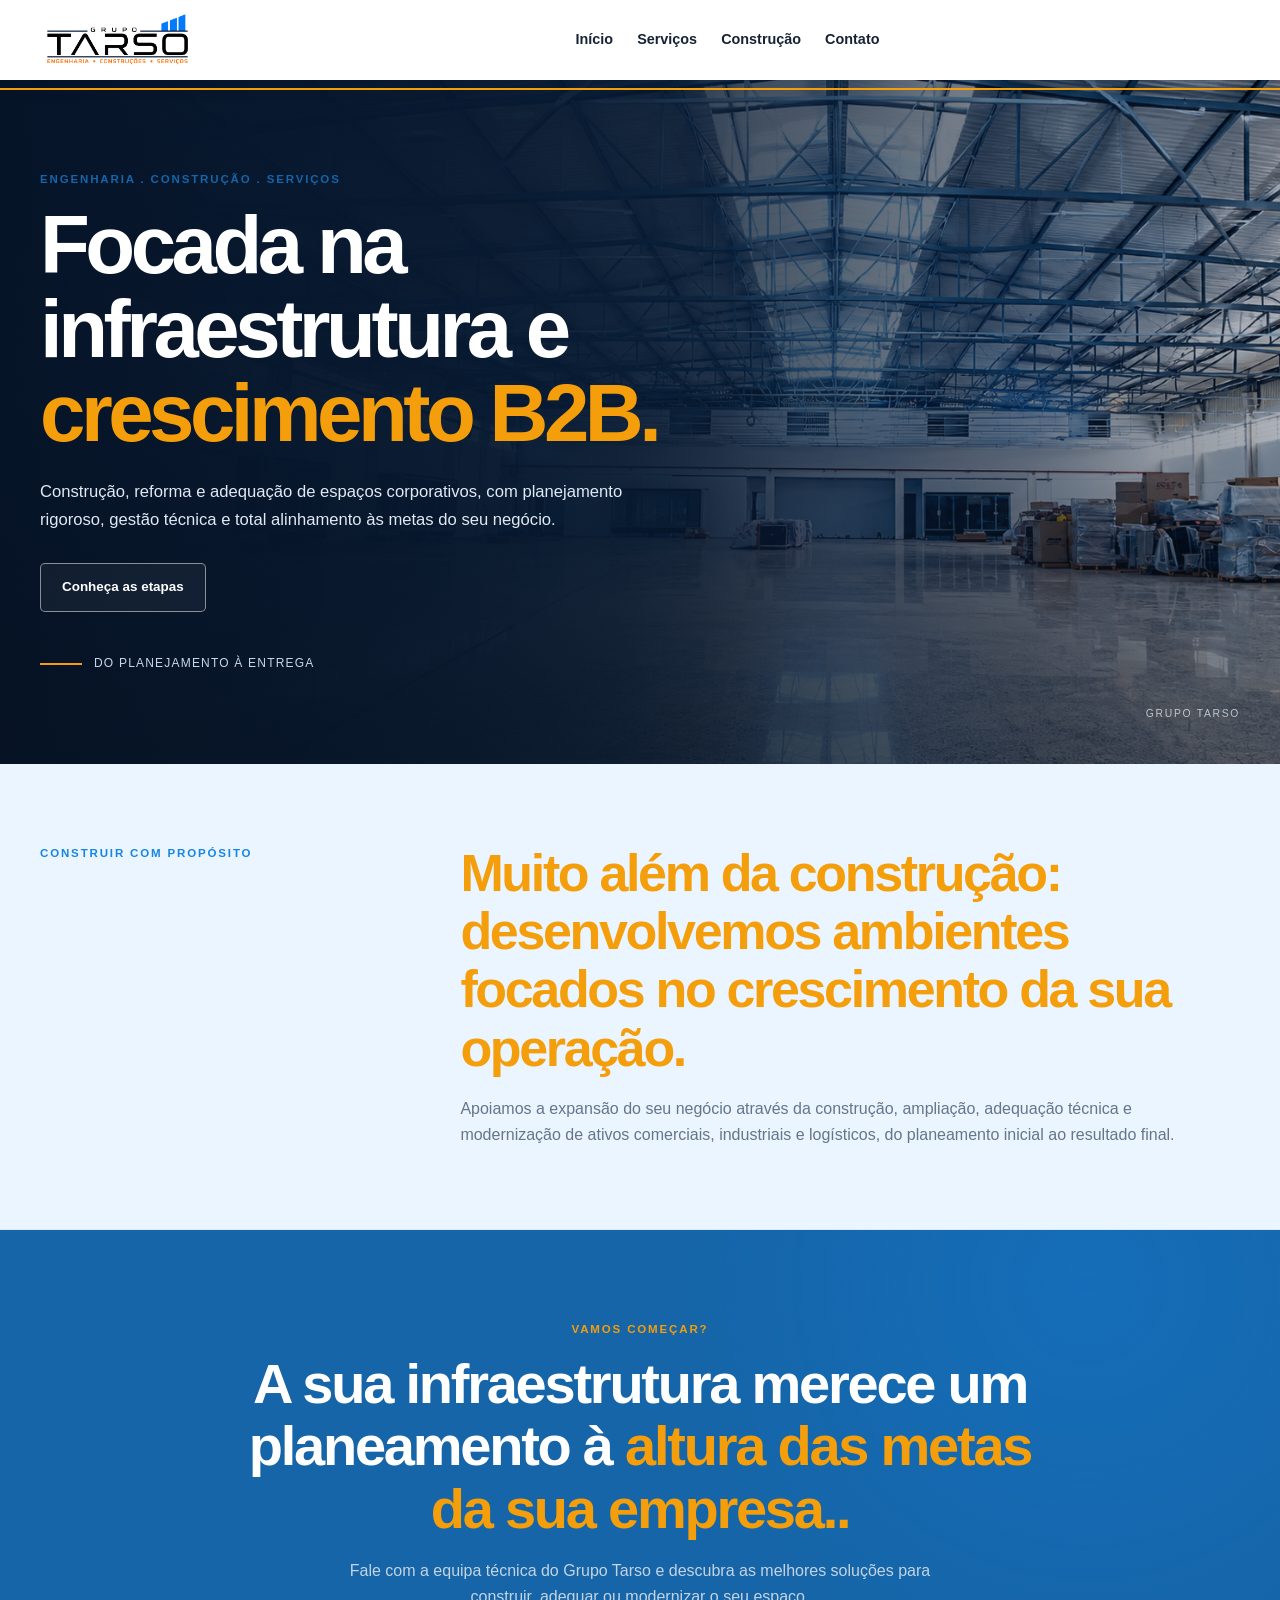
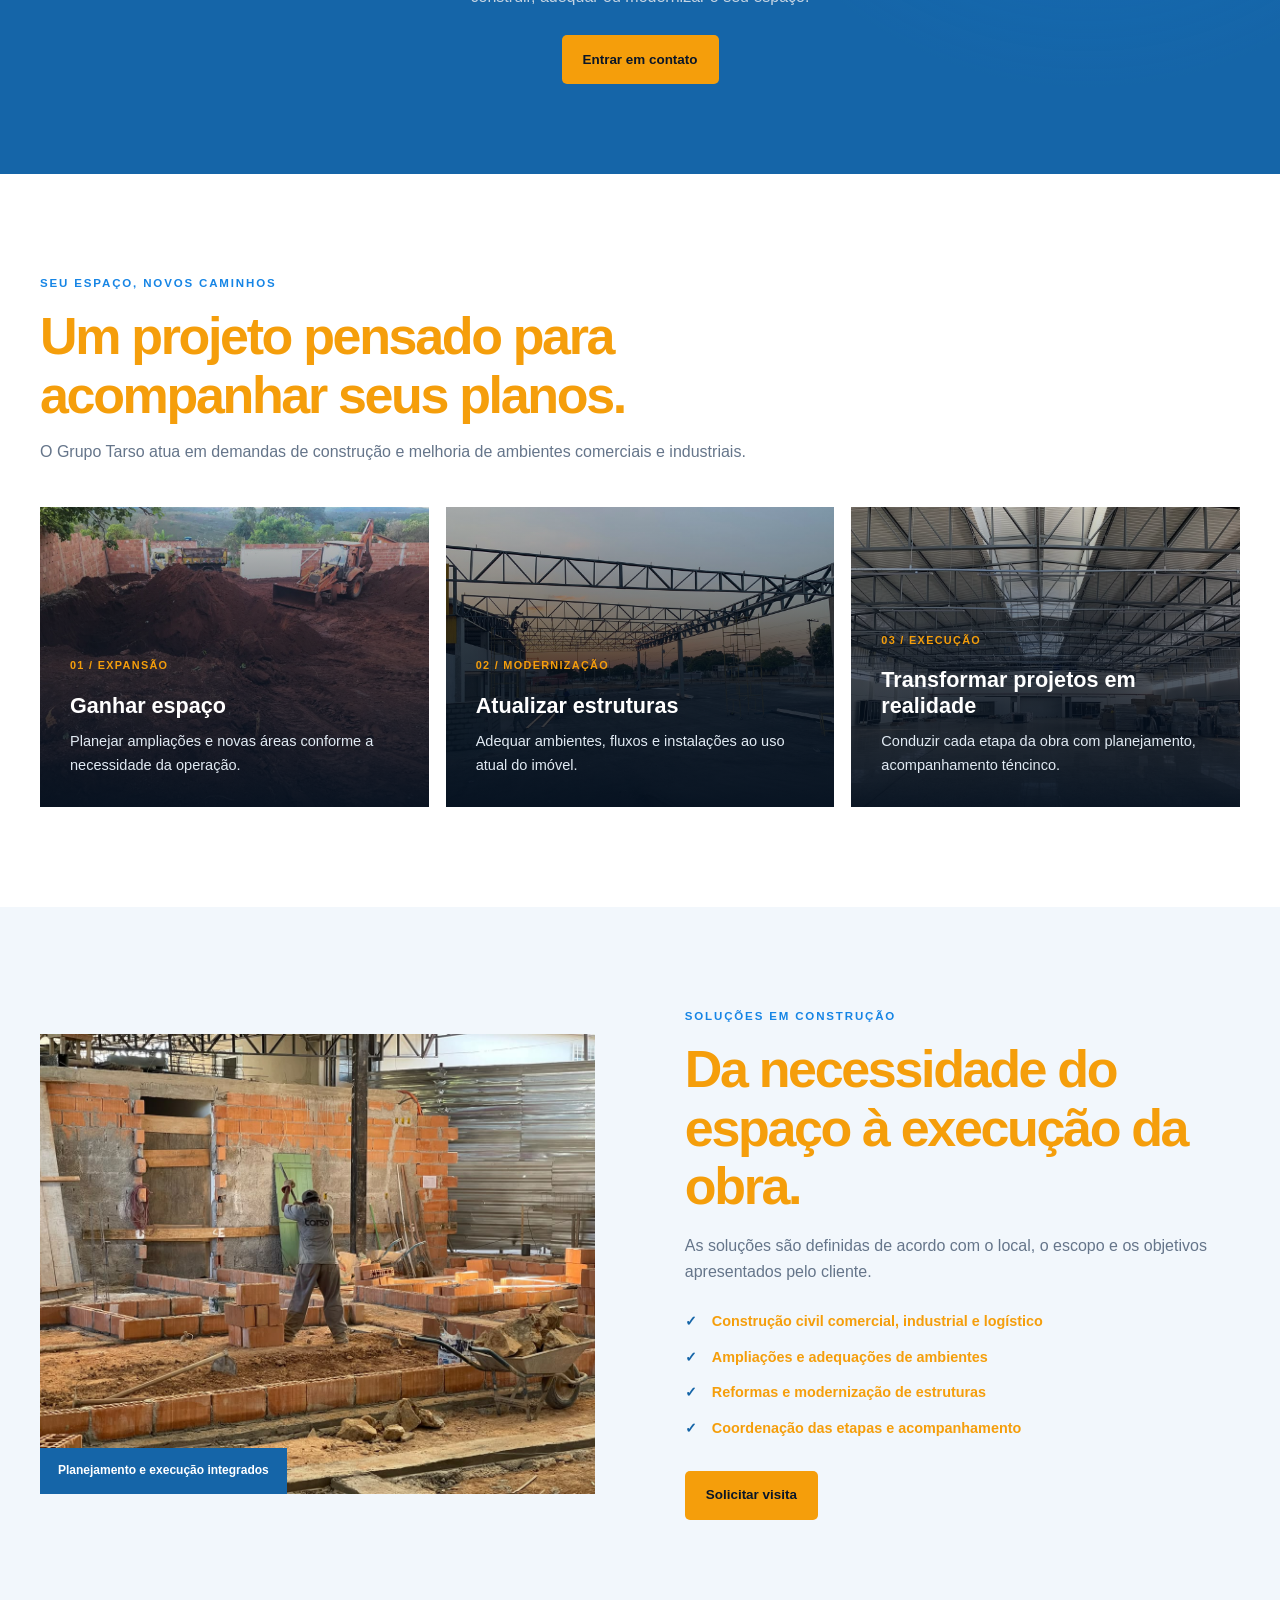
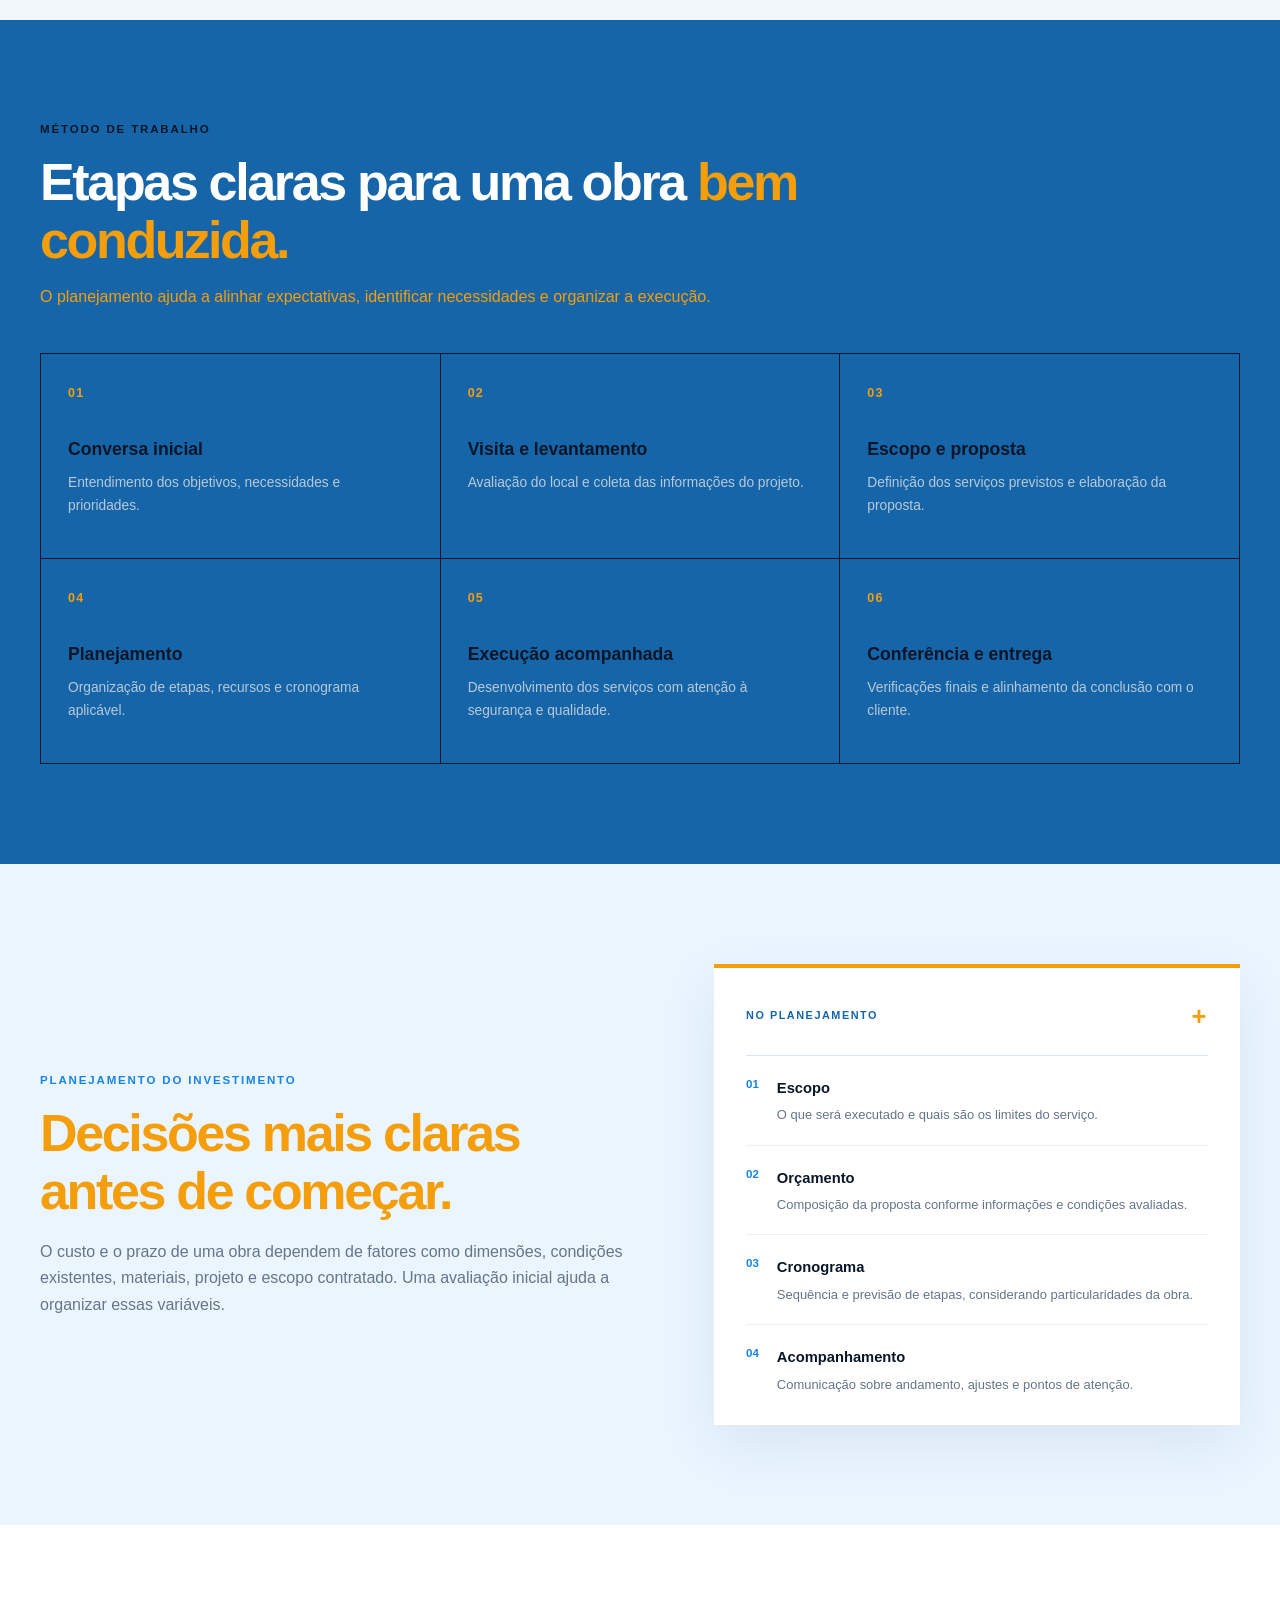
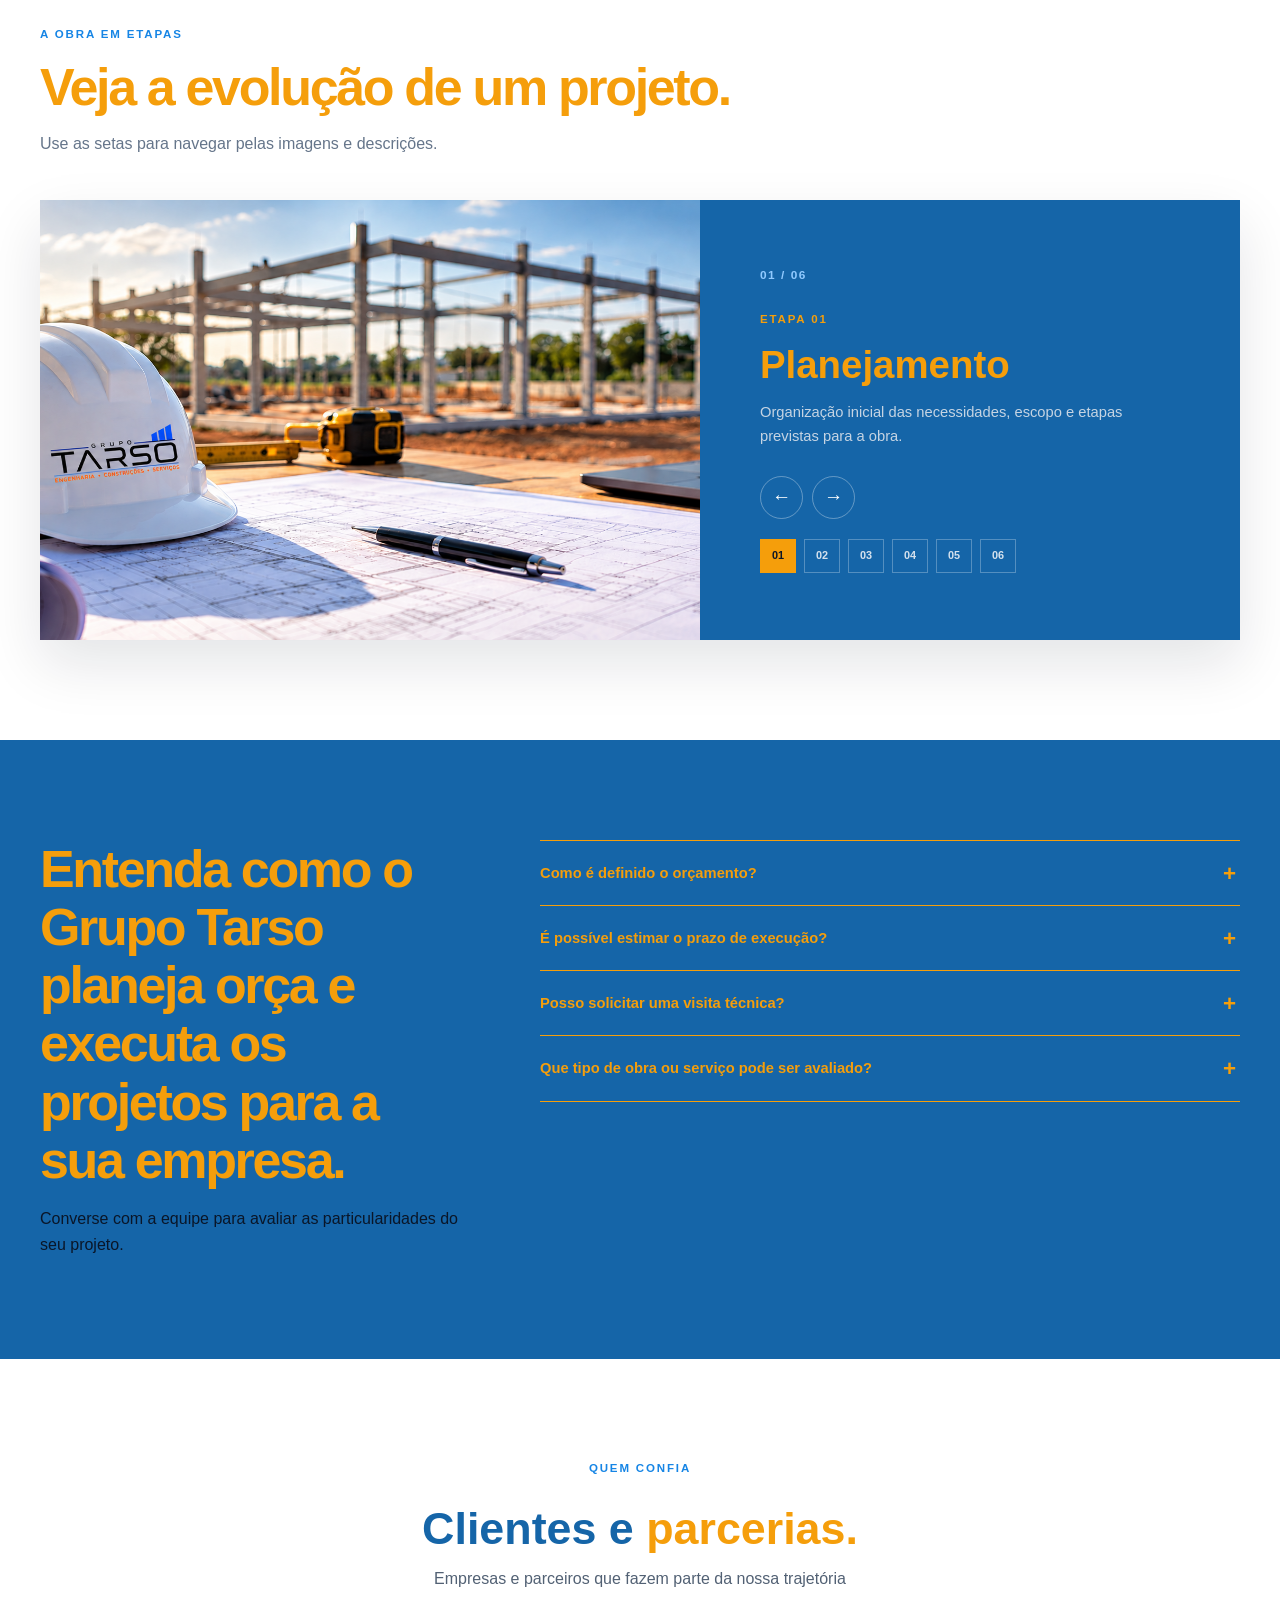
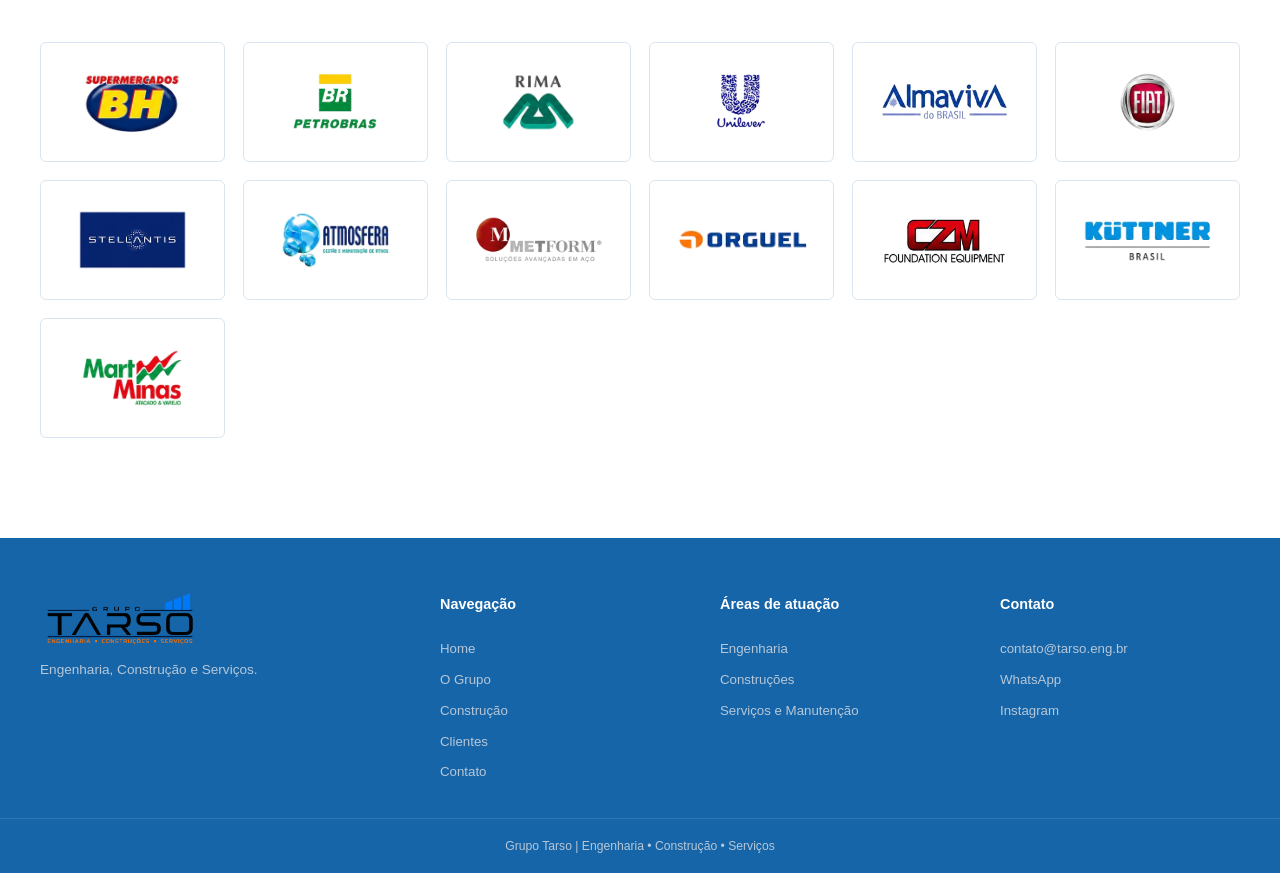
<file: engenharia.html>
<!doctype html>
<html lang="pt-BR">
  <head>
    <meta charset="UTF-8" />
    <meta name="viewport" content="width=device-width, initial-scale=1.0" />

    <meta
      name="description"
      content="Construção civil, ampliação e modernização de espaços com planejamento e acompanhamento do Grupo Tarso."
    />

    <link rel="stylesheet" href="style-engenharia.css" />

    <title>Construção | Grupo Tarso</title>
    
    <script>(function(w,d,s,l,i){w[l]=w[l]||[];w[l].push({'gtm.start':
new Date().getTime(),event:'gtm.js'});var f=d.getElementsByTagName(s)[0],
j=d.createElement(s),dl=l!='dataLayer'?'&l='+l:'';j.async=true;j.src=
'https://www.googletagmanager.com/gtm.js?id='+i+dl;f.parentNode.insertBefore(j,f);
})(window,document,'script','dataLayer','GTM-K2Z39B6H');</script>
  </head>

  <body>
    <noscript><iframe src="https://www.googletagmanager.com/ns.html?id=GTM-K2Z39B6H"
height="0" width="0" style="display:none;visibility:hidden"></iframe></noscript>
    <!-- =====================================================
       CABEÇALHO
       ===================================================== -->

    <header class="header">
      <div class="container header-container">
        <a class="logo" href="index.html" aria-label="Grupo Tarso - início">
          <img
            src="ChatGPT Image 27 de ago. de 2026, 23_02_57.png"
            alt="Grupo Tarso"
          />
        </a>

        <nav class="nav-menu" aria-label="Navegação">
          <ul>
            <li><a href="index.html">Início</a></li>
            <li><a href="servicos.html">Serviços</a></li>
            <li>
              <a class="active" aria-current="page" href="construcoes.html">
                Construção
              </a>
            </li>
            <li><a href="#rodape">Contato</a></li>
          </ul>
        </nav>
        <button
          class="menu-toggle"
          type="button"
          aria-label="Abrir menu"
          aria-controls="mobile-menu"
          aria-expanded="false"
        >
          <span></span>
          <span></span>
          <span></span>
        </button>
      </div>

      <nav class="mobile-menu" id="mobile-menu" aria-label="Menu móvel">
        <a href="index.html">Início</a>
        <a href="servicos.html">Serviços</a>
        <a href="construcoes.html">Construção</a>
        <a href="construcoes.html#contato">Contato</a>

        <a class="mobile-button" href="https://wa.me/553130595952">
          Solicitar orçamento
        </a>
      </nav>
    </header>

    <main>
      <!-- =====================================================
         BANNER PRINCIPAL
         ===================================================== -->

      <section class="hero">
        <div class="hero-shade"></div>

        <div class="container hero-inner">
          <div class="hero-copy">
            <p class="eyebrow">Engenharia . Construção . Serviços</p>

            <h1>
              Focada na infraestrutura e 
              <em>crescimento B2B.</em>
            </h1>

            <p>
              Construção, reforma e adequação de espaços corporativos, com planejamento rigoroso, gestão técnica e total alinhamento às metas do seu negócio.
            </p>

            <div class="hero-actions">
              <a class="btn btn-ghost" href="#processo"> Conheça as etapas </a>
            </div>

            <div class="hero-note">
              <span class="note-line"></span>
              Do planejamento à entrega
            </div>
          </div>
        </div>

        <div class="hero-tag">
          <br />
          GRUPO TARSO
        </div>
      </section>

      <!-- =====================================================
         INTRODUÇÃO
         ===================================================== -->

      <section class="intro-band">
        <div class="container intro-layout">
          <p class="eyebrow">Construir com propósito</p>

          <div>
            <h2>
              Muito além da construção: 
              <span>desenvolvemos ambientes focados no crescimento da sua operação.</span>
            </h2>

            <p>
              Apoiamos a expansão do seu negócio através da construção, ampliação, adequação técnica e modernização de ativos comerciais, industriais e logísticos, do planeamento inicial ao resultado final.
            </p>
          </div>
        </div>
      </section>
      <!-- =====================================================
         CHAMADA FINAL
         ===================================================== -->

      <section class="final-cta">
        <div class="container final-inner">
          <p class="eyebrow">Vamos começar?</p>

          <h2>
            A sua infraestrutura merece um planeamento à 
            <span>altura das metas da sua empresa..</span>
          </h2>

          <p>
            Fale com a equipa técnica do Grupo Tarso e descubra as melhores soluções para construir, adequar ou modernizar o seu espaço.
          </p>

          <a class="btn btn-orange" href="https://wa.me/553130595952">
            Entrar em contato
          </a>
        </div>
      </section>
      <!-- =====================================================
         OPORTUNIDADES
         ===================================================== -->

      <section class="opportunity section">
        <div class="container">
          <div class="section-top">
            <p class="eyebrow">Seu espaço, novos caminhos</p>

            <h2>
              Um projeto pensado para acompanhar
              <span>seus planos.</span>
            </h2>

            <p>
              O Grupo Tarso atua em demandas de construção e melhoria de
              ambientes comerciais e industriais.
            </p>
          </div>

          <div class="opportunity-grid">
            <!-- CARD 01 -->

            <article class="op-card op-card-photo op-card-expansion">
              <span class="op-index"> 01 / EXPANSÃO </span>

              <h3>Ganhar espaço</h3>

              <p>
                Planejar ampliações e novas áreas conforme a necessidade da
                operação.
              </p>
            </article>

            <!-- CARD 02 -->

            <article class="op-card op-card-photo op-card-modernizacao">
              <span class="op-index"> 02 / MODERNIZAÇÃO </span>

              <h3>Atualizar estruturas</h3>

              <p>
                Adequar ambientes, fluxos e instalações ao uso atual do imóvel.
              </p>
            </article>

            <!-- CARD 03 -->

            <article class="op-card op-card-photo op-card-projetos">
              <span class="op-index"> 03 / EXECUÇÃO </span>

              <h3>Transformar projetos em realidade</h3>

              <p>
                Conduzir cada etapa da obra com planejamento, acompanhamento
                téncinco.
              </p>
            </article>
          </div>
        </div>
      </section>

      <!-- =====================================================
         SOLUÇÕES EM CONSTRUÇÃO
         ===================================================== -->

      <section class="solutions section">
        <div class="container solutions-layout">
          <div class="solutions-photo">
            <img src="tarso.jpeg" alt="Ambiente de obra e engenharia" />

            <span> Planejamento e execução integrados </span>
          </div>

          <div class="solutions-copy">
            <p class="eyebrow">Soluções em construção</p>

            <h2>
              Da necessidade do espaço à
              <span>execução da obra.</span>
            </h2>

            <p>
              As soluções são definidas de acordo com o local, o escopo e os
              objetivos apresentados pelo cliente.
            </p>

            <ul class="check-list">
              <li>Construção civil comercial, industrial e logístico</li>

              <li>Ampliações e adequações de ambientes</li>

              <li>Reformas e modernização de estruturas</li>

              <li>Coordenação das etapas e acompanhamento</li>
            </ul>
            <a href="https://wa.me/553130595952" class="btn btn btn-orange">
              Solicitar visita
            </a>
          </div>
        </div>
      </section>

      <!-- =====================================================
         PROCESSO DE OBRA
         ===================================================== -->

      <section class="process section" id="processo">
        <div class="container">
          <div class="section-top light">
            <p class="eyebrow">Método de trabalho</p>

            <h2>
              Etapas claras para uma obra
              <span>bem conduzida.</span>
            </h2>

            <p>
              O planejamento ajuda a alinhar expectativas, identificar
              necessidades e organizar a execução.
            </p>
          </div>

          <div class="process-grid">
            <article>
              <b>01</b>
              <h3>Conversa inicial</h3>
              <p>Entendimento dos objetivos, necessidades e prioridades.</p>
            </article>

            <article>
              <b>02</b>
              <h3>Visita e levantamento</h3>
              <p>Avaliação do local e coleta das informações do projeto.</p>
            </article>

            <article>
              <b>03</b>
              <h3>Escopo e proposta</h3>
              <p>Definição dos serviços previstos e elaboração da proposta.</p>
            </article>

            <article>
              <b>04</b>
              <h3>Planejamento</h3>
              <p>Organização de etapas, recursos e cronograma aplicável.</p>
            </article>

            <article>
              <b>05</b>
              <h3>Execução acompanhada</h3>
              <p>
                Desenvolvimento dos serviços com atenção à segurança e
                qualidade.
              </p>
            </article>

            <article>
              <b>06</b>
              <h3>Conferência e entrega</h3>
              <p>
                Verificações finais e alinhamento da conclusão com o cliente.
              </p>
            </article>
          </div>
        </div>
      </section>

      <!-- =====================================================
         PLANEJAMENTO DO INVESTIMENTO
         ===================================================== -->

      <section class="investment section">
        <div class="container investment-layout">
          <div>
            <p class="eyebrow">Planejamento do investimento</p>

            <h2>
              Decisões mais claras
              <span>antes de começar.</span>
            </h2>

            <p>
              O custo e o prazo de uma obra dependem de fatores como dimensões,
              condições existentes, materiais, projeto e escopo contratado. Uma
              avaliação inicial ajuda a organizar essas variáveis.
            </p>
          </div>

          <div class="investment-panel">
            <div class="panel-heading">
              <span>NO PLANEJAMENTO</span>
              <span class="panel-mark">+</span>
            </div>

            <div class="panel-row">
              <b>01</b>
              <div>
                <strong>Escopo</strong>
                <p>O que será executado e quais são os limites do serviço.</p>
              </div>
            </div>

            <div class="panel-row">
              <b>02</b>
              <div>
                <strong>Orçamento</strong>
                <p>
                  Composição da proposta conforme informações e condições
                  avaliadas.
                </p>
              </div>
            </div>

            <div class="panel-row">
              <b>03</b>
              <div>
                <strong>Cronograma</strong>
                <p>
                  Sequência e previsão de etapas, considerando particularidades
                  da obra.
                </p>
              </div>
            </div>

            <div class="panel-row">
              <b>04</b>
              <div>
                <strong>Acompanhamento</strong>
                <p>Comunicação sobre andamento, ajustes e pontos de atenção.</p>
              </div>
            </div>
          </div>
        </div>
      </section>

      <!-- =====================================================
         CARROSSEL DE PROJETOS
         ===================================================== -->

      <section class="portfolio section">
        <div class="container">
          <div class="section-top">
            <p class="eyebrow">A obra em etapas</p>

            <h2>
              Veja a evolução de um
              <span>projeto.</span>
            </h2>

            <p>Use as setas para navegar pelas imagens e descrições.</p>
          </div>

          <div class="case-slider">
            <figure class="case-image">
              <img
                id="caseImage"
                src="tarsoo.png"
                alt="Registro da etapa de planejamento"
              />
            </figure>

            <div class="case-content">
              <p class="case-count" id="caseCounter">01 / 06</p>

              <p class="eyebrow" id="caseEyebrow">ETAPA 01</p>

              <h3 id="caseTitle">Planejamento</h3>

              <p id="caseDescription">
                Organização inicial das necessidades, escopo e etapas previstas
                para a obra.
              </p>

              <div class="case-controls">
                <button type="button" id="casePrev" aria-label="Etapa anterior">
                  ←
                </button>

                <button type="button" id="caseNext" aria-label="Próxima etapa">
                  →
                </button>
              </div>

              <div class="case-steps" aria-label="Selecionar etapa">
                <button
                  class="active"
                  data-step="0"
                  aria-label="Etapa 1"
                  aria-current="step"
                >
                  01
                </button>
                <button data-step="1" aria-label="Etapa 2">02</button>
                <button data-step="2" aria-label="Etapa 3">03</button>
                <button data-step="3" aria-label="Etapa 4">04</button>
                <button data-step="4" aria-label="Etapa 5">05</button>
                <button data-step="5" aria-label="Etapa 6">06</button>
              </div>
            </div>
          </div>
        </div>
      </section>
      <!-- =====================================================
         PERGUNTAS FREQUENTES
         ===================================================== -->

      <section class="faq section">
        <div class="container faq-layout">
          <div>
            <h2>
              Entenda como o Grupo Tarso planeja
              <span>orça e executa os projetos para a sua empresa.</span>
            </h2>

            <p>
              Converse com a equipe para avaliar as particularidades do seu
              projeto.
            </p>
          </div>

          <div class="faq-list">
            <details>
              <summary>Como é definido o orçamento?</summary>

              <p>
                Elaboramos orçamento detalhados com base no escopo técnico do
                projeto, análise de insumo, mão de obra e prazo. Avaliamos cada
                particularidade para garantir transparência, previsibilidade e o
                melhor custo-benefício para a sua empresa.
              </p>
            </details>

            <details>
              <summary>É possível estimar o prazo de execução?</summary>

              <p>
                Sim. O cronograma físico-financeiro é definido na fase de
                planejamento técnico, considerando a complexidade da obra, o
                fernecimento de materiais e a rotina operacional do local,
                minimizando impactos na sua operação.
              </p>
            </details>

            <details>
              <summary>Posso solicitar uma visita técnica?</summary>

              <p>
                Com certeza. A nossa equipe técnica realiza no local para mapear
                as necessidades reais do espaço, avaliar condicionantes
                estruturais e coletar dados precisos para a elaboração da
                proposta.
              </p>
            </details>

            <details>
              <summary>Que tipo de obra ou serviço pode ser avaliado?</summary>

              <p>
                Atendemos obras novas, ampliações, reformas corporativas,
                adequações técnicas e serviços de manutenção predial focados nos
                setores comercial, industrial e logístico.
              </p>
            </details>
          </div>
        </div>
      </section>
    </main>
    <!-- =====================================================
       CLIENTES
       ===================================================== -->
    <section class="Clientes section" id="clientes">
      <div class="container">
        <div class="section-heading">
          <span class="eyebrow"> QUEM CONFIA </span>

          <h2>
            Clientes e
            <span>parcerias.</span>
          </h2>

          <p>Empresas e parceiros que fazem parte da nossa trajetória</p>
        </div>

        <div class="clients-grid">
          <div class="client-logo">
            <img
              src="img.logo01_Supermercados_BH.png"
              alt="Cliente Grupo Tarso"
            />
          </div>

          <div class="client-logo">
            <img src="img.logo02_Petrobras.png" alt="Cliente Grupo Tarso" />
          </div>

          <div class="client-logo">
            <img src="img.logo03_RIMA.png" alt="Cliente Grupo Tarso" />
          </div>

          <div class="client-logo">
            <img src="img.logo04_Unilever.png" alt="Cliente Grupo Tarso" />
          </div>

          <div class="client-logo">
            <img
              src="img.logo05_Almaviva_do_Brasil.png"
              alt="Cliente Grupo Tarso"
            />
          </div>

          <div class="client-logo">
            <img src="img.logo06_FIAT.png" alt="Cliente Grupo Tarso" />
          </div>

          <div class="client-logo">
            <img src="img.logo07_Stellantis.png" alt="Cliente Grupo Tarso" />
          </div>

          <div class="client-logo">
            <img src="img.logo08_Atmosfera.png" alt="Cliente Grupo Tarso" />
          </div>

          <div class="client-logo">
            <img src="img.logo09_Metform.png" alt="Cliente Grupo Tarso" />
          </div>

          <div class="client-logo">
            <img src="img.logo10_ORGUEL.png" alt="Cliente Grupo Tarso" />
          </div>

          <div class="client-logo">
            <img src="img.logo11_CZM.png" alt="Cliente Grupo Tarso" />
          </div>

          <div class="client-logo">
            <img
              src="img.logo12_KUTTNER_Brasil.png"
              alt="Cliente Grupo Tarso"
            />
          </div>

          <div class="client-logo">
            <img src="img.logo13_Mart_Minas.png" alt="Cliente Grupo Tarso" />
          </div>
        </div>
      </div>
    </section>

    <!-- =====================================================
       RODAPÉ
       ===================================================== -->

   <footer class="footer" id="rodape">
  <div class="container footer-content">

    <!-- Logo e descrição -->
    <div class="footer-brand">
      <img
        class="footer-logo"
        src="ChatGPT Image 27 de ago. de 2026, 23_02_57.png"
        alt="Grupo Tarso"
      />

      <p>Engenharia, Construção e Serviços.</p>
    </div>

    <!-- Navegação -->
    <div>
      <h2>Navegação</h2>

      <a href="index.html">Home</a>
      <a href="index.html">O Grupo</a>
      <a href="construcoes.html">Construção</a>
      <a href="construcoes.html#clientes">Clientes</a>
      <a href="#contato">Contato</a>
    </div>

    <!-- Áreas de atuação -->
    <div>
      <h2>Áreas de atuação</h2>

      <a href="engenharia.html">Engenharia</a>
      <a href="construcoes.html">Construções</a>
      <a href="servicos.html">Serviços e Manutenção</a>
    </div>

    <!-- Contato -->
    <div>
      <h2>Contato</h2>

      <a href="mailto:contato@tarso.eng.br">
        contato@tarso.eng.br
      </a>

      <a
        href="https://wa.me/553130595952"
        target="_blank"
        rel="noopener noreferrer"
      >
        WhatsApp
      </a>

      <a
        href="https://www.instagram.com/tarsoengenharia?stkn=MXZvdmZqZHMzNnJ3cA%3D%3D&utm_source=qr"
        target="_blank"
        rel="noopener noreferrer"
      >
        Instagram
      </a>
    </div>

  </div>

      <div class="footer-bottom">
        <p>Grupo Tarso | Engenharia • Construção • Serviços</p>
      </div>
    </footer>

    <!-- =====================================================
       JAVASCRIPT — MENU E CARROSSEL
       ===================================================== -->

    <script>
      /* MENU MOBILE */

      const toggle = document.querySelector(".menu-toggle");
      const mobile = document.querySelector(".mobile-menu");

      toggle.addEventListener("click", () => {
        const opened = mobile.classList.toggle("active");

        toggle.classList.toggle("active");

        toggle.setAttribute("aria-expanded", String(opened));
      });

      mobile.querySelectorAll("a").forEach((a) => {
        a.addEventListener("click", () => {
          mobile.classList.remove("active");
          toggle.classList.remove("active");

          toggle.setAttribute("aria-expanded", "false");
        });
      });

      /* DADOS DO CARROSSEL */

      const slides = [
        {
          image: "tarsoo.png",
          label: "ETAPA 01",
          title: "Planejamento",
          desc: "Organização inicial das necessidades, escopo e etapas previstas para a obra.",
        },

        {
          image: "case-02.jpeg",
          label: "ETAPA 02",
          title: "Preparação",
          desc: "Preparação do ambiente, alinhamento dos recursos e organização para o início dos serviços.",
        },

        {
          image: "case-03.jpeg",
          label: "ETAPA 03",
          title: "Estrutura",
          desc: "Desenvolvimento das etapas estruturais conforme as definições técnicas do projeto.",
        },

        {
          image: "case-04.jpeg",
          label: "ETAPA 04",
          title: "Execução",
          desc: "Acompanhamento da evolução dos serviços e atenção aos pontos previstos no escopo.",
        },

        {
          image: "case-05.jpeg",
          label: "ETAPA 05",
          title: "Acabamentos",
          desc: "Conferência dos detalhes e finalização dos serviços contratados.",
        },

        {
          image: "case-06.jpeg",
          label: "ETAPA 06",
          title: "Entrega",
          desc: "Verificações finais e alinhamento da conclusão com o cliente.",
        },
      ];

      /* ELEMENTOS DO CARROSSEL */

      let active = 0;

      const img = document.querySelector("#caseImage");
      const counter = document.querySelector("#caseCounter");
      const eyebrow = document.querySelector("#caseEyebrow");
      const title = document.querySelector("#caseTitle");
      const desc = document.querySelector("#caseDescription");

      const steps = [...document.querySelectorAll(".case-steps button")];

      /* ATUALIZAR ETAPA */

      function showSlide(n) {
        active = (n + slides.length) % slides.length;

        const s = slides[active];

        img.src = s.image;

        img.alt = `Registro da etapa ${active + 1}: ${s.title}`;

        counter.textContent = `0${active + 1} / 06`;

        eyebrow.textContent = s.label;

        title.textContent = s.title;

        desc.textContent = s.desc;

        steps.forEach((b, i) => {
          b.classList.toggle("active", i === active);

          if (i === active) {
            b.setAttribute("aria-current", "step");
          } else {
            b.removeAttribute("aria-current");
          }
        });
      }

      /* BOTÕES DE NAVEGAÇÃO */

      document.querySelector("#casePrev").addEventListener("click", () => {
        showSlide(active - 1);
      });

      document.querySelector("#caseNext").addEventListener("click", () => {
        showSlide(active + 1);
      });

      /* NAVEGAÇÃO PELOS NÚMEROS */

      steps.forEach((b) => {
        b.addEventListener("click", () => {
          showSlide(Number(b.dataset.step));
        });
      });

      /* TRATAMENTO DE IMAGEM AUSENTE */

      img.addEventListener("error", () => {
        img.alt =
          "Imagem não encontrada. Confira o nome do arquivo e a pasta img-case.";
      });

      /* INICIAR CARROSSEL */

      showSlide(0);
    </script>
  </body>
</html>
</file>
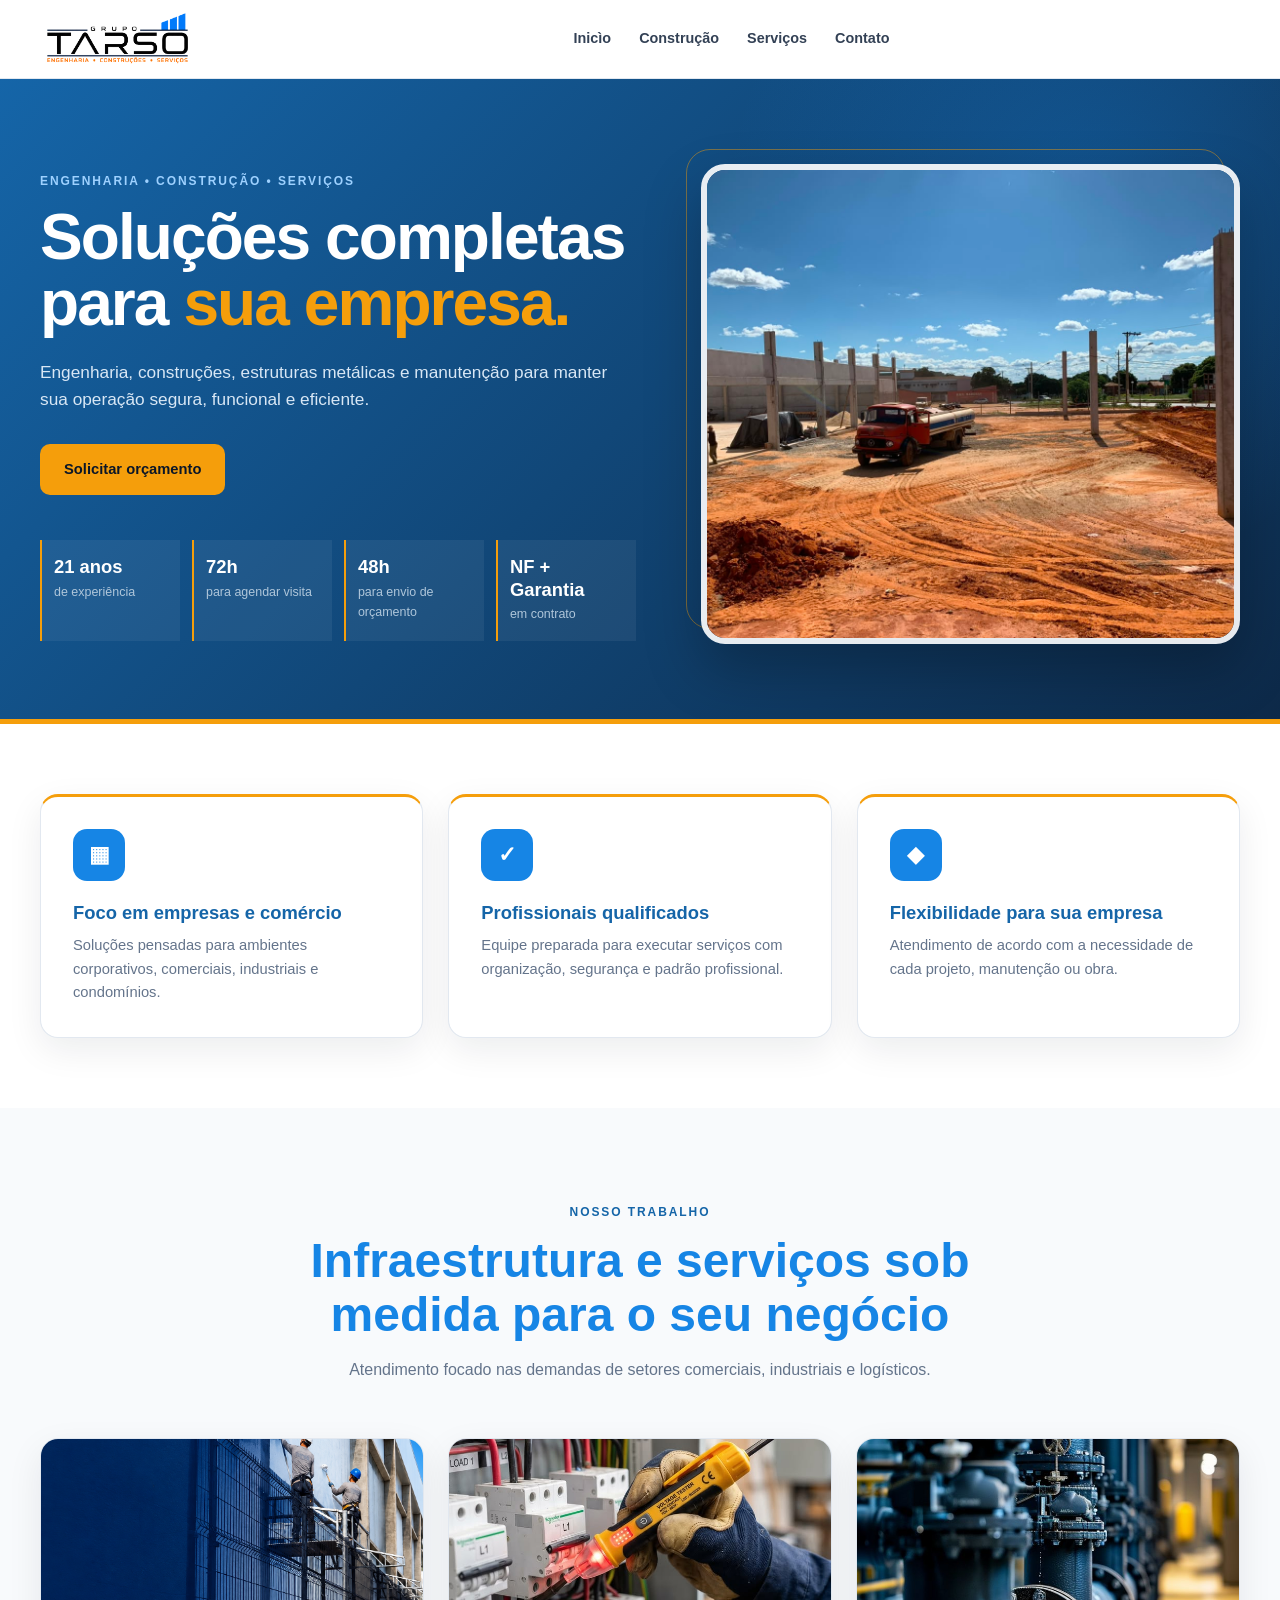
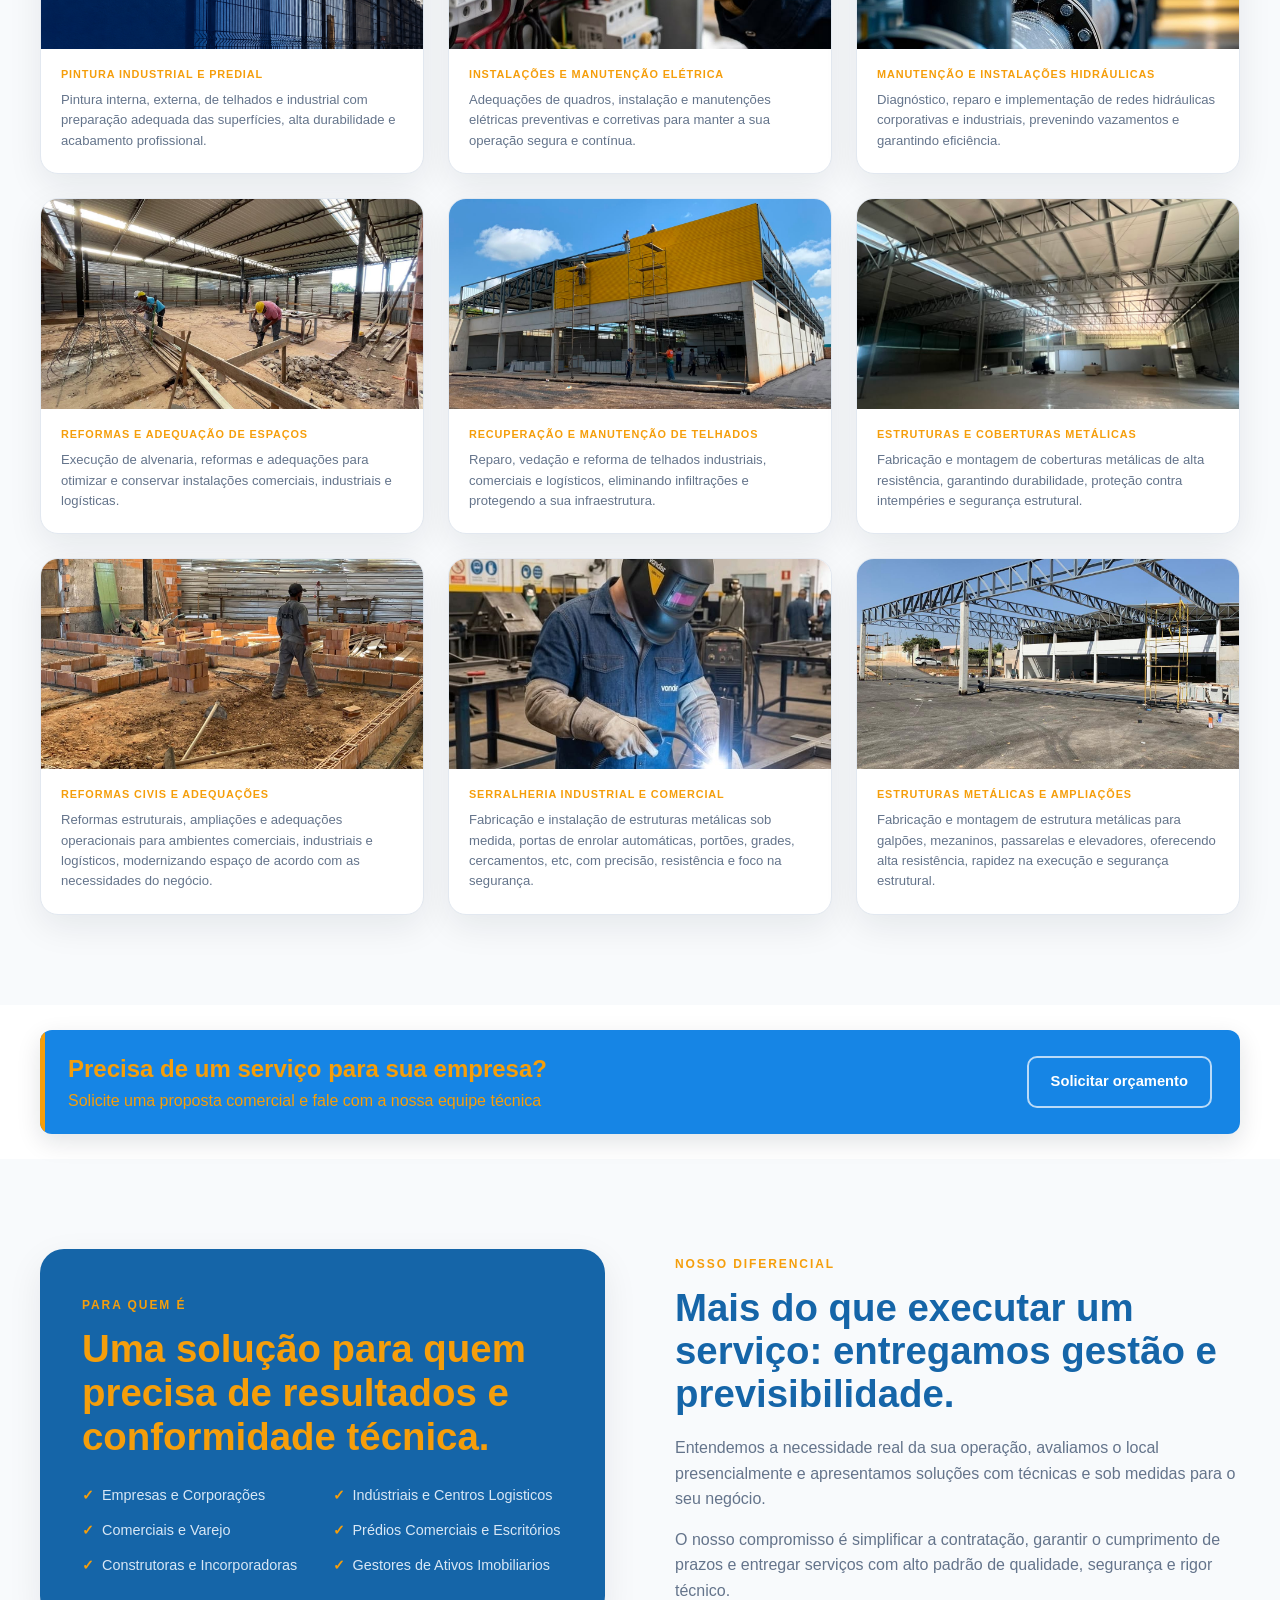
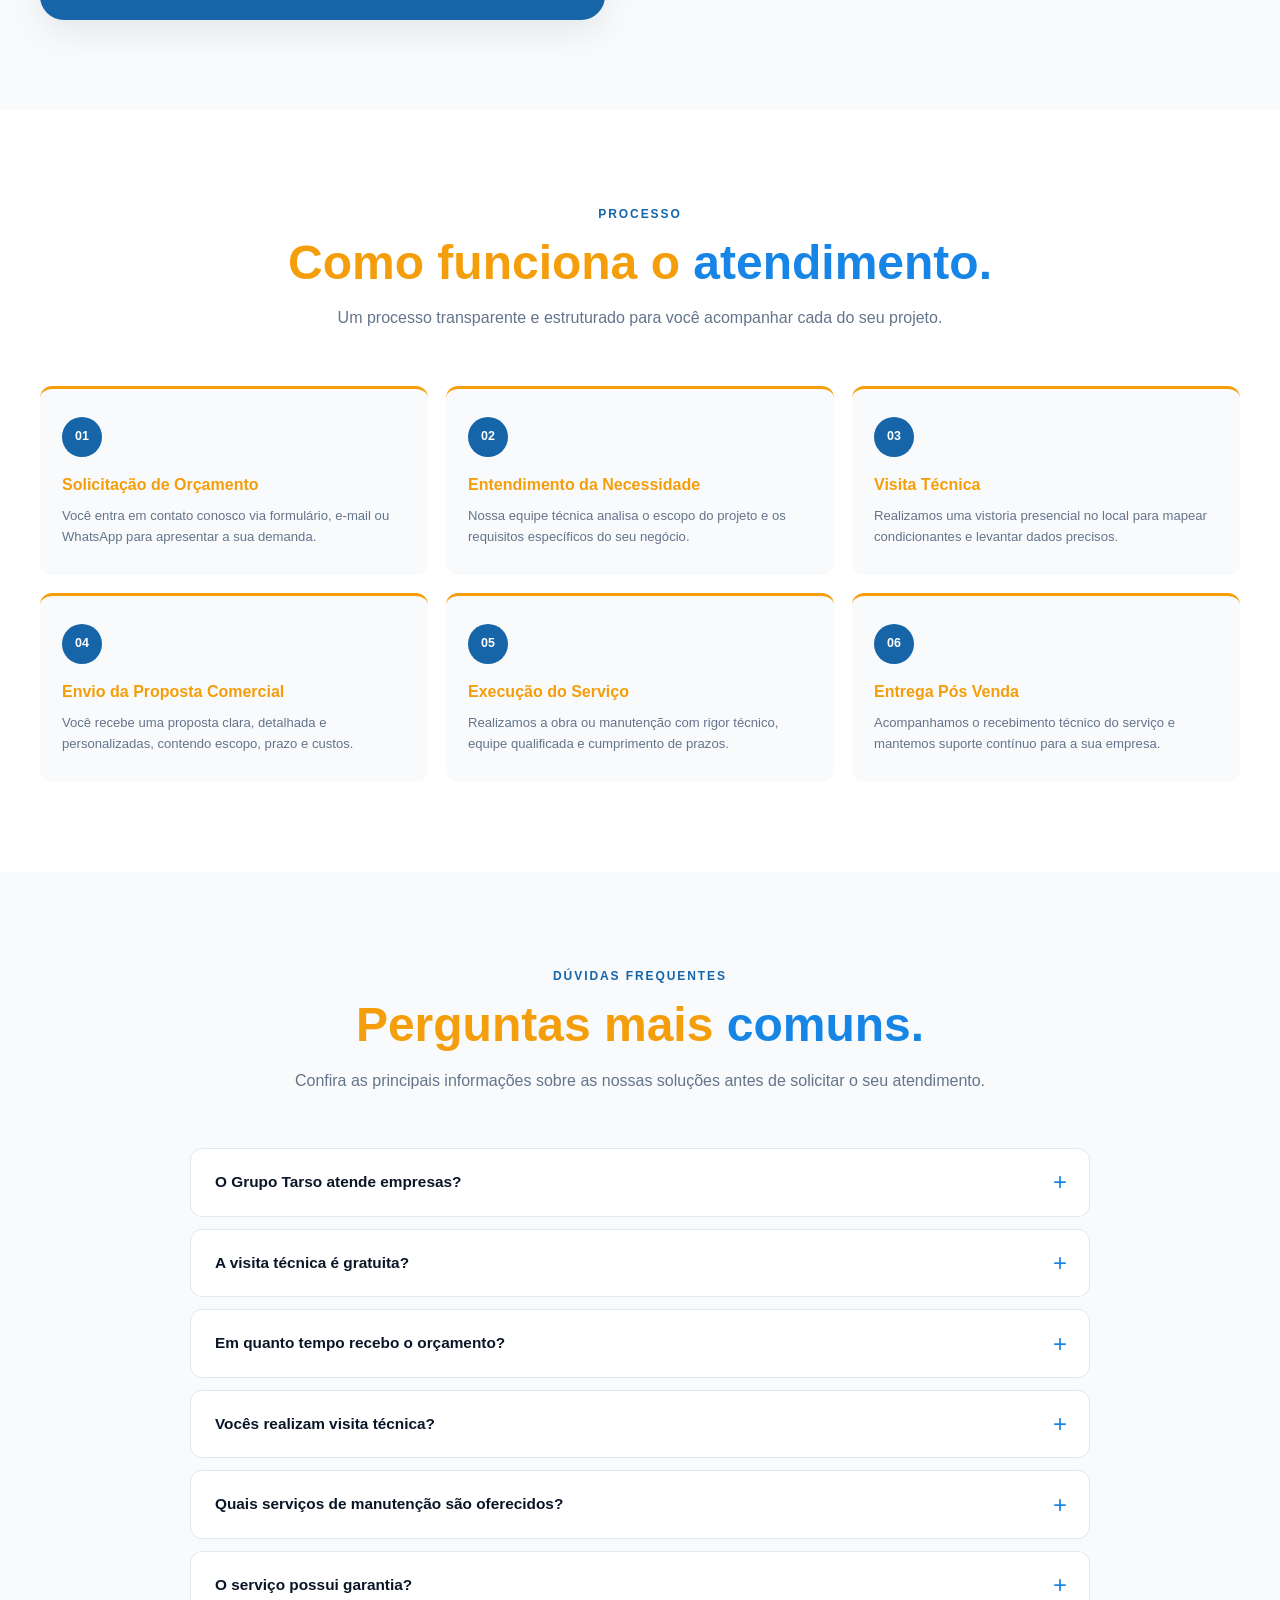
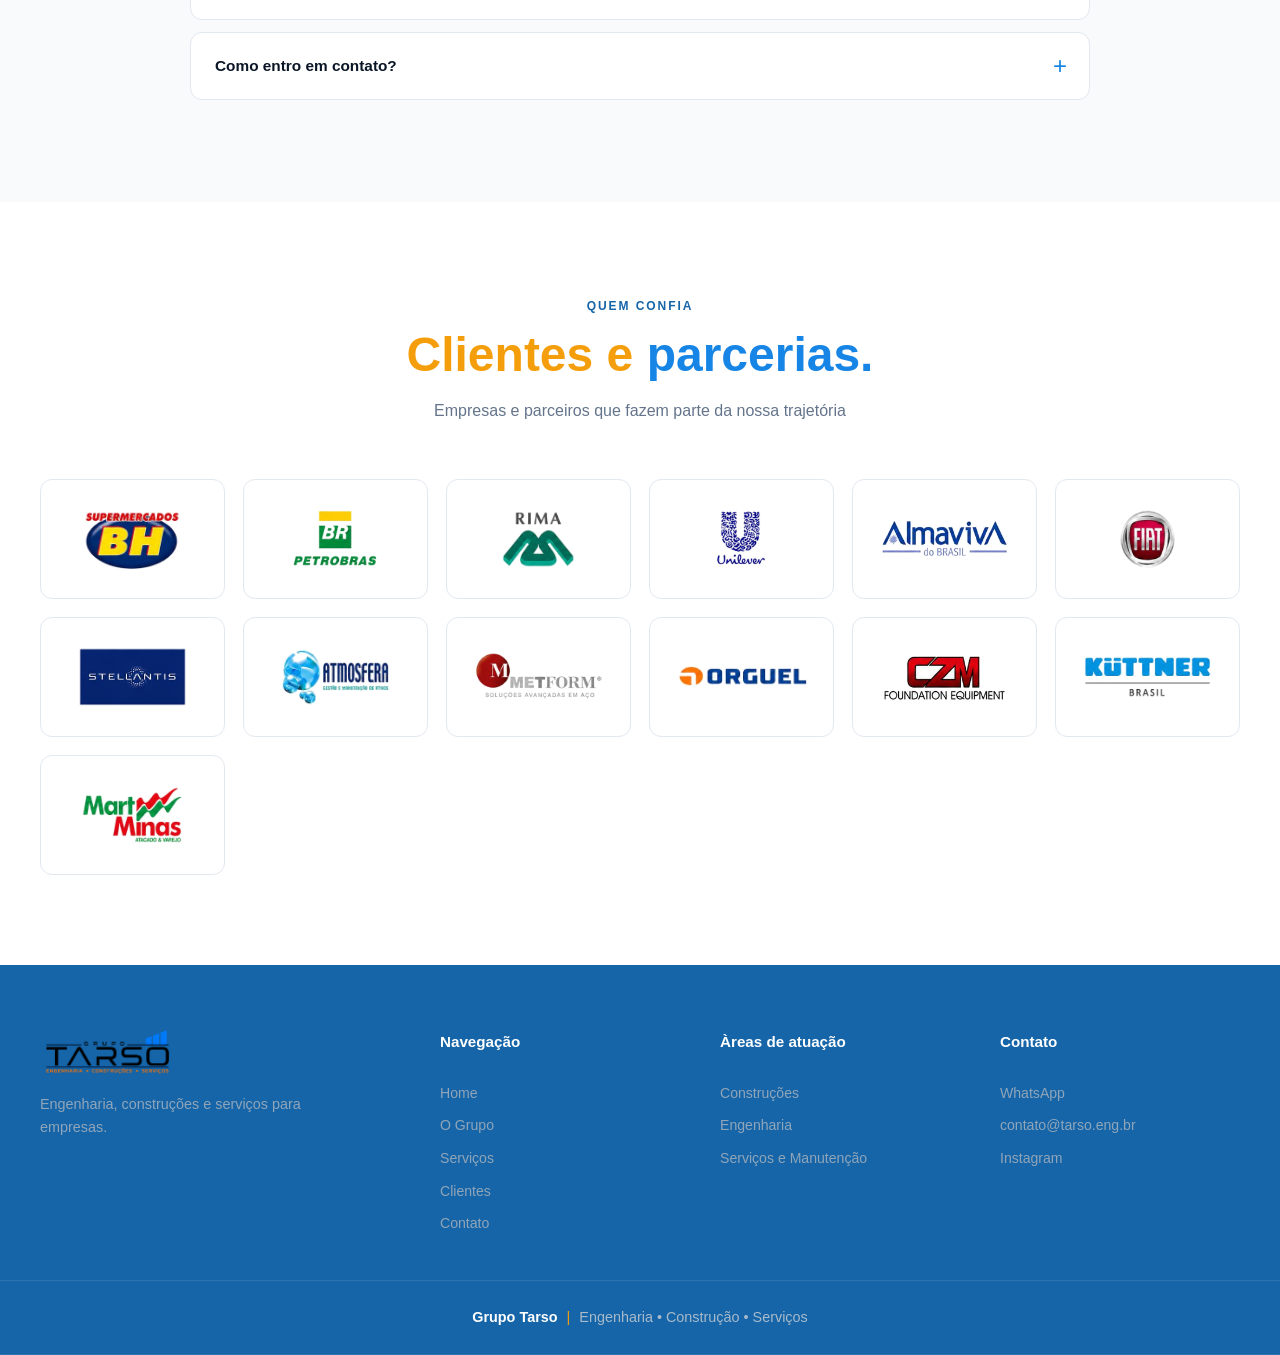
<file: servicos.html>
<!doctype html>
<html lang="pt-BR">
  <head>
    <meta charset="UTF-8" />

    <meta name="viewport" content="width=device-width, initial-scale=1.0" />

    <meta
      name="description"
      content="Grupo Tarso - Engenharia, Construção, Estruturas Metálicas e Manutenção para empresas."
    />

    <link rel="stylesheet" href="estilo.css" />

    <title>Serviços | Grupo Tarso</title>

    <script>(function(w,d,s,l,i){w[l]=w[l]||[];w[l].push({'gtm.start':
new Date().getTime(),event:'gtm.js'});var f=d.getElementsByTagName(s)[0],
j=d.createElement(s),dl=l!='dataLayer'?'&l='+l:'';j.async=true;j.src=
'https://www.googletagmanager.com/gtm.js?id='+i+dl;f.parentNode.insertBefore(j,f);
})(window,document,'script','dataLayer','GTM-K2Z39B6H');</script>
  </head>

  <body>
    <noscript><iframe src="https://www.googletagmanager.com/ns.html?id=GTM-K2Z39B6H"
height="0" width="0" style="display:none;visibility:hidden"></iframe></noscript>
    <!-- =====================================================
         CABEÇALHO
         ===================================================== -->

    <header class="header">
      <div class="container header-content">
        <!-- LOGO -->
        <a href="index.html" class="logo" aria-label="Grupo Tarso - início">
          <img
            src="ChatGPT Image 27 de ago. de 2026, 23_02_57.png"
            alt="Grupo Tarso"
          />
        </a>

        <!-- MENU -->
        <nav class="menu-principal" aria-label="Menu principal">
          <ul class="nav-menu">
            <li><a href="index.html">Inicìo</a></li>
            <li><a href="engenharia.html">Construção</a></li>
            <li><a href="servicos.html">Serviços</a></li>
            <li><a href="servicos.html#contato">Contato</a></li>
          </ul>
        </nav>

        <!-- BOTÃO MENU MOBILE -->
        <button
          class="menu-mobile"
          type="button"
          aria-label="Abrir menu"
          aria-expanded="false"
        >
          <span></span>
          <span></span>
          <span></span>
        </button>
      </div>
    </header>

    <!-- =====================================================
         CONTEÚDO PRINCIPAL
         ===================================================== -->

    <main>
      <!-- ===================================================
           HERO
           =================================================== -->

      <section class="services-hero">
        <div class="container hero-grid">
          <div class="hero-content">
            <span class="eyebrow"> ENGENHARIA • CONSTRUÇÃO • SERVIÇOS </span>

            <h1>
              Soluções completas para
              <span>sua empresa.</span>
            </h1>

            <p>
              Engenharia, construções, estruturas metálicas e manutenção para
              manter sua operação segura, funcional e eficiente.
            </p>

            <!-- BOTÕES -->

            <div class="hero-buttons">
              <a href="//wa.me/553130595952" class="btn btn-primary">
                Solicitar orçamento
              </a>
            </div>

            <!-- ESTATÍSTICAS -->

            <div class="hero-stats">
              <div class="stat">
                <strong>21 anos</strong>
                <span>de experiência</span>
              </div>

              <div class="stat">
                <strong>72h</strong>
                <span>para agendar visita</span>
              </div>

              <div class="stat">
                <strong>48h</strong>
                <span>para envio de orçamento</span>
              </div>

              <div class="stat">
                <strong>NF + Garantia</strong>
                <span>em contrato</span>
              </div>
            </div>
          </div>

          <!-- IMAGEM -->

          <div class="hero-image">
            <img src="caminhão.jpeg" alt="Equipe do Grupo Tarso em uma obra" />
          </div>
        </div>
      </section>

      <!-- ===================================================
           BENEFÍCIOS
           =================================================== -->

      <section class="benefits section">
        <div class="container benefits-grid">
          <article class="benefit-card">
            <span class="benefit-icon">▦</span>

            <h2>Foco em empresas e comércio</h2>

            <p>
              Soluções pensadas para ambientes corporativos, comerciais,
              industriais e condomínios.
            </p>
          </article>

          <article class="benefit-card">
            <span class="benefit-icon">✓</span>

            <h2>Profissionais qualificados</h2>

            <p>
              Equipe preparada para executar serviços com organização, segurança
              e padrão profissional.
            </p>
          </article>

          <article class="benefit-card">
            <span class="benefit-icon">◆</span>

            <h2>Flexibilidade para sua empresa</h2>

            <p>
              Atendimento de acordo com a necessidade de cada projeto,
              manutenção ou obra.
            </p>
          </article>
        </div>
      </section>

      <!-- ===================================================
           SERVIÇOS REALIZADOS
           =================================================== -->

      <section class="completed section">
        <div class="container">
          <div class="section-heading">
            <span class="eyebrow"> NOSSO TRABALHO </span>

            <h2>
              <span>Infraestrutura e serviços sob medida para o seu negócio</span>
            </h2>

            <p>
              Atendimento focado nas demandas de setores comerciais, industriais e logísticos.
            </p>
          </div>

          <div class="completed-grid">
            <article class="completed-card">
              <img
                src="pinturas.png"
                alt="Equipe realizando serviço de pintura"
              />

              <div>
                <span> Pintura Industrial e predial </span>

                <p>
                  Pintura interna, externa, de telhados e industrial com
                  preparação adequada das superfícies, alta durabilidade e
                  acabamento profissional.
                </p>
              </div>
            </article>

            <article class="completed-card">
              <img
                src="eletrica.jpg"
                alt="Profissional realizando serviço elétrico"
              />

              <div>
                <span> Instalações e manutenção elétrica </span>

                <p>
                  Adequações de quadros, instalação e manutenções elétricas
                  preventivas e corretivas para manter a sua operação segura e
                  contínua.
                </p>
              </div>
            </article>

            <article class="completed-card">
              <img
                src="hidraulica.jpg"
                alt="Profissional realizando serviço hidráulico"
              />

              <div>
                <span> Manutenção e instalações hidráulicas </span>

                <p>
                  Diagnóstico, reparo e implementação de redes hidráulicas
                  corporativas e industriais, prevenindo vazamentos e garantindo
                  eficiência.
                </p>
              </div>
            </article>

            <article class="completed-card">
              <img
                src="alvenaria 2.jpeg"
                alt="Serviço de alvenaria e reformas"
              />

              <div>
                <span> Reformas e adequação de espaços </span>

                <p>
                  Execução de alvenaria, reformas e adequações para otimizar e
                  conservar instalações comerciais, industriais e logísticas.
                </p>
              </div>
            </article>

            <article class="completed-card">
              <img src="TELHADOS.jpeg" alt="Serviço de manutenção de telhado" />

              <div>
                <span> Recuperação e manutenção de telhados </span>

                <p>
                  Reparo, vedação e reforma de telhados industriais, comerciais
                  e logísticos, eliminando infiltrações e protegendo a sua
                  infraestrutura.
                </p>
              </div>
            </article>

            <article class="completed-card">
              <img src="COBERTURA.jpeg" alt="Serviço de impermeabilização" />

              <div>
                <span> Estruturas e coberturas metálicas </span>

                <p>
                  Fabricação e montagem de coberturas metálicas de alta
                  resistência, garantindo durabilidade, proteção contra
                  intempéries e segurança estrutural.
                </p>
              </div>
            </article>

            <article class="completed-card">
              <img
                src="reformas civil.jpeg"
                alt="Serviço de manutenção predial e industrial"
              />

              <div>
                <span> Reformas civis e adequações </span>

                <p>
                  Reformas estruturais, ampliações e adequações operacionais
                  para ambientes comerciais, industriais e logísticos,
                  modernizando espaço de acordo com as necessidades do negócio.
                </p>
              </div>
            </article>

            <article class="completed-card">
              <img
                src="SERRALHEIRIA.jpg"
                alt="Serralheria Comercial e Industrial"
              />

              <div>
                <span> Serralheria industrial e comercial </span>

                <p>
                  Fabricação e instalação de estruturas metálicas sob medida,
                  portas de enrolar automáticas, portões, grades, cercamentos,
                  etc, com precisão, resistência e foco na segurança.
                </p>
              </div>
            </article>

            <article class="completed-card">
              <img
                src="ESTRUTURA METALICA.jpeg"
                alt="Estrutura metálica em obra"
              />

              <div>
                <span> Estruturas metálicas e ampliações </span>

                <p>
                  Fabricação e montagem de estrutura metálicas para galpões,
                  mezaninos, passarelas e elevadores, oferecendo alta
                  resistência, rapidez na execução e segurança estrutural.
                </p>
              </div>
            </article>
          </div>
        </div>
      </section>

      <!-- ===================================================
           CTA
           =================================================== -->

      <section class="cta" id="orcamento">
        <div class="container cta-content">
          <div>
            <h2>Precisa de um serviço para sua empresa?</h2>

            <p>
              Solicite uma proposta comercial e fale com a nossa equipe técnica
            </p>
          </div>

          <div class="cta-buttons">
            <a href="https://wa.me/553130595952" class="btn btn-outline">
              Solicitar orçamento
            </a>
          </div>
        </div>
      </section>

      <!-- ===================================================
           PARA QUEM É
           =================================================== -->

      <section class="for-who section">
        <div class="container who-grid">
          <div class="who-card">
            <span class="eyebrow"> PARA QUEM É </span>

            <h2>
              Uma solução para quem precisa de
              <span>resultados e conformidade técnica.</span>
            </h2>

            <ul>
              <li>Empresas e Corporações</li>

              <li>Indústriais e Centros Logisticos</li>

              <li>Comerciais e Varejo</li>

              <li>Prédios Comerciais e Escritórios</li>

              <li>Construtoras e Incorporadoras</li>

              <li>Gestores de Ativos Imobiliarios</li>
            </ul>
          </div>

          <div class="who-text">
            <span class="eyebrow"> NOSSO DIFERENCIAL </span>

            <h2>
              Mais do que executar um serviço: entregamos gestão e
              previsibilidade.
            </h2>

            <p>
              Entendemos a necessidade real da sua operação, avaliamos o local
              presencialmente e apresentamos soluções com técnicas e sob medidas
              para o seu negócio.
            </p>

            <p>
              O nosso compromisso é simplificar a contratação, garantir o
              cumprimento de prazos e entregar serviços com alto padrão de
              qualidade, segurança e rigor técnico.
            </p>
          </div>
        </div>
      </section>

      <!-- ===================================================
           PROCESSO
           =================================================== -->

      <section class="process section">
        <div class="container">
          <div class="section-heading">
            <span class="eyebrow"> PROCESSO </span>

            <h2>
              Como funciona o
              <span>atendimento.</span>
            </h2>

            <p>
              Um processo transparente e estruturado para você acompanhar cada
              do seu projeto.
            </p>
          </div>

          <div class="process-grid">
            <article class="process-step">
              <span class="step-number"> 01 </span>

              <h3>Solicitação de Orçamento</h3>

              <p>
                Você entra em contato conosco via formulário, e-mail ou WhatsApp
                para apresentar a sua demanda.
              </p>
            </article>

            <article class="process-step">
              <span class="step-number"> 02 </span>

              <h3>Entendimento da Necessidade</h3>

              <p>
                Nossa equipe técnica analisa o escopo do projeto e os requisitos
                específicos do seu negócio.
              </p>
            </article>

            <article class="process-step">
              <span class="step-number"> 03 </span>

              <h3>Visita Técnica</h3>

              <p>
                Realizamos uma vistoria presencial no local para mapear
                condicionantes e levantar dados precisos.
              </p>
            </article>

            <article class="process-step">
              <span class="step-number"> 04 </span>

              <h3>Envio da Proposta Comercial</h3>

              <p>
                Você recebe uma proposta clara, detalhada e personalizadas,
                contendo escopo, prazo e custos.
              </p>
            </article>

            <article class="process-step">
              <span class="step-number"> 05 </span>

              <h3>Execução do Serviço</h3>

              <p>
                Realizamos a obra ou manutenção com rigor técnico, equipe
                qualificada e cumprimento de prazos.
              </p>
            </article>
            <article class="process-step">
              <span class="step-number"> 06 </span>
              <h3>Entrega Pós Venda</h3>
              <p>
                Acompanhamos o recebimento técnico do serviço e mantemos suporte
                contínuo para a sua empresa.
              </p>
            </article>
          </div>
        </div>
      </section>

      <!-- ===================================================
           FAQ
           =================================================== -->

      <section class="faq section">
        <div class="container">
          <div class="section-heading">
            <span class="eyebrow"> DÚVIDAS FREQUENTES </span>

            <h2>
              Perguntas mais
              <span>comuns.</span>
            </h2>

            <p>
              Confira as principais informações sobre as nossas soluções antes
              de solicitar o seu atendimento.
            </p>
          </div>

          <div class="faq-list">
            <details>
              <summary>O Grupo Tarso atende empresas?</summary>

              <p>
                Sim. O nosso atendimento é voltado exclusivamente para o mercado
                B2B, atendendo empresas indústriais, centros logísticos,
                estabelecimentos comerciais, prédios corporativos e gestores de
                ativos.
              </p>
            </details>

            <details>
              <summary>A visita técnica é gratuita?</summary>

              <p>
                A necessidade e as condições da visita são avaliadas pela equipe
                no primeiro contato.
              </p>
            </details>

            <details>
              <summary>Em quanto tempo recebo o orçamento?</summary>

              <p>
                A proposta pode ser encaminhada em até 48 horas, conforme a
                complexidade e as informações necessárias para o serviço.
              </p>
            </details>

            <details>
              <summary>Vocês realizam visita técnica?</summary>

              <p>
                Sim. Quando necessária, a visita ajuda a entender o local e
                preparar uma proposta adequada.
              </p>
            </details>

            <details>
              <summary>Quais serviços de manutenção são oferecidos?</summary>

              <p>
                O Grupo Tarso atua com manutenção civil, elétrica, hidráulica,
                pintura, telhados, impermeabilização e outros serviços
                especializados.
              </p>
            </details>

            <details>
              <summary>O serviço possui garantia?</summary>

              <p>
                As condições de garantia são apresentadas na proposta e no
                contrato de acordo com o serviço executado.
              </p>
            </details>

            <details>
              <summary>Como entro em contato?</summary>

              <p>
                Você pode solicitar orçamento pelo formulário do site ou entrar
                em contato diretamente pelo WhatsApp.
              </p>
            </details>
          </div>
        </div>
      </section>
    </main>
    <!-- ===================================================
           CLIENTES
           =================================================== -->

    <section class="Clientes section" id="clientes">
      <div class="container">
        <div class="section-heading">
          <span class="eyebrow"> QUEM CONFIA </span>

          <h2>
            Clientes e
            <span>parcerias.</span>
          </h2>

          <p>Empresas e parceiros que fazem parte da nossa trajetória</p>
        </div>

        <div class="clients-grid">
          <div class="client-logo">
            <img
              src="img.logo01_Supermercados_BH.png"
              alt="Cliente Grupo Tarso"
            />
          </div>

          <div class="client-logo">
            <img src="img.logo02_Petrobras.png" alt="Cliente Grupo Tarso" />
          </div>

          <div class="client-logo">
            <img src="img.logo03_RIMA.png" alt="Cliente Grupo Tarso" />
          </div>

          <div class="client-logo">
            <img src="img.logo04_Unilever.png" alt="Cliente Grupo Tarso" />
          </div>

          <div class="client-logo">
            <img
              src="img.logo05_Almaviva_do_Brasil.png"
              alt="Cliente Grupo Tarso"
            />
          </div>

          <div class="client-logo">
            <img src="img.logo06_FIAT.png" alt="Cliente Grupo Tarso" />
          </div>

          <div class="client-logo">
            <img src="img.logo07_Stellantis.png" alt="Cliente Grupo Tarso" />
          </div>

          <div class="client-logo">
            <img src="img.logo08_Atmosfera.png" alt="Cliente Grupo Tarso" />
          </div>

          <div class="client-logo">
            <img src="img.logo09_Metform.png" alt="Cliente Grupo Tarso" />
          </div>

          <div class="client-logo">
            <img src="img.logo10_ORGUEL.png" alt="Cliente Grupo Tarso" />
          </div>

          <div class="client-logo">
            <img src="img.logo11_CZM.png" alt="Cliente Grupo Tarso" />
          </div>

          <div class="client-logo">
            <img
              src="img.logo12_KUTTNER_Brasil.png"
              alt="Cliente Grupo Tarso"
            />
          </div>

          <div class="client-logo">
            <img src="img.logo13_Mart_Minas.png" alt="Cliente Grupo Tarso" />
          </div>
        </div>
      </div>
    </section>

    <!-- =====================================================
         RODAPÉ
         ===================================================== -->

    <footer class="footer" id="contato">
      <div class="container">
        <div class="footer-main">
          <div class="footer-brand">
            <img
              src="ChatGPT Image 27 de ago. de 2026, 23_02_57.png"
              alt="Grupo Tarso"
            />

            <p>Engenharia, construções e serviços para empresas.</p>
          </div>

          <div class="footer-links">
            <h3>Navegação</h3>

            <a href="index.html"> Home </a>

            <a href="index.html#empresa"> O Grupo </a>

            <a href="servicos.html"> Serviços </a>

            <a href="servicos.html#clientes"> Clientes </a>

            <a href="servicos.html#contato"> Contato </a>
          </div>
          <div class="footer-links">
            <h3>Àreas de atuação</h3>
            <a href="construcoes.html"> Construções </a>
            <a href="engenharia.html"> Engenharia </a>
            <a href="servicos.html"> Serviços e Manutenção </a>
          </div>
          <div class="footer-contact">
            <h3>Contato</h3>

            <a href="https://wa.me/553130595952" target="_blank" rel="noopener">
              WhatsApp
            </a>

            <a href="mailto:contato@tarso.eng.br"> contato@tarso.eng.br </a>
            <a
              href="https://www.instagram.com/tarsoengenharia?stkn=MXZvdmZqZHMzNnJ3cA%3D%3D&utm_source=qr"
              target="_blank"
            >
              Instagram
            </a>
          </div>
        </div>
      </div>

      <div class="footer-singnature">
        <strong> Grupo Tarso </strong>

        <span> | </span>

        <span> Engenharia • Construção • Serviços </span>
      </div>
    </footer>

    <!-- =====================================================
         JAVASCRIPT - MENU MOBILE
         ===================================================== -->

    <script>
      const menuMobile = document.querySelector(".menu-mobile");
      const header = document.querySelector(".header");

      menuMobile.addEventListener("click", () => {
        const aberto = header.classList.toggle("menu-aberto");

        menuMobile.setAttribute("aria-expanded", aberto);
        menuMobile.setAttribute(
          "aria-label",
          aberto ? "Fechar menu" : "Abrir menu",
        );
      });
    </script>
  </body>
</html>
</file>
<file: style.css>
/* =========================================================
   1. VARIÁVEIS
   ========================================================= */

:root {
    /* AZUIS */
    --azul-escuro: #0A1628;
    --azul-escuro-2: #0F213A;
    --azul-escuro-3: #162D4D;
    --azul-logo: #1685E5;
    --azul:#1565A8;

    /* LARANJA */
    --laranja: #F59E0B;
    --laranja-escuro: #D97706;

    /* CORES CLARAS */
    --branco: #FFFFFF;
    --cinza-claro: #F5F7FA;
    --cinza: #E5E7EB;
    --cinza-texto: #667085;

    /* BORDAS */
    --borda: #E2E6EC;

    /* LARGURA */
    --largura: 1200px;

    /* SOMBRAS */
    --sombra:
        0 15px 40px rgba(10, 22, 40, 0.10);

    --sombra-forte:
        0 20px 50px rgba(10, 22, 40, 0.18);

    /* TRANSIÇÃO */
    --transicao: 0.3s ease;
}


/* =========================================================
   2. RESET
   ========================================================= */

* {
    margin: 0;
    padding: 0;
    box-sizing: border-box;
}

html {
    scroll-behavior: smooth;
}

body {
    font-family: Arial, Helvetica, sans-serif;

    color: var(--azul-escuro);

    background: var(--branco);

    line-height: 1.6;

    -webkit-font-smoothing: antialiased;
}

img {
    display: block;

    width: 100%;

    height: auto;
}

a {
    color: inherit;

    text-decoration: none;
}

ul {
    list-style: none;
}

button,
input,
textarea,
select {
    font: inherit;
}

/* =========================================================
   PADRÃO VISUAL DE TIPOGRAFIA
   ========================================================= */

h1,
h2,
h3,
h4,
h5,
h6,
p,
a,
span,
li,
button,
input,
textarea,
select {
    font-family: Arial, Helvetica, sans-serif;
}


/* =========================================================
   3. CONTAINER
   ========================================================= */

.container {
    width: 100%;

    max-width: var(--largura);

    margin: 0 auto;

    padding-left: 25px;
    padding-right: 25px;
}


/* =========================================================
   4. CABEÇALHO
   ========================================================= */

header {
    width: 100%;

    background: var(--branco);

    color: var(--azul-escuro);

    position: sticky;

    top: 0;

    z-index: 1000;

    border-bottom: 1px solid var(--borda);

    box-shadow:
        0 4px 18px rgba(10, 22, 40, 0.08);
}

header .container {
    min-height: 78px;

    display: flex;

    align-items: center;

    justify-content: space-between;

    gap: 35px;
}


/* =========================================================
   5. LOGO
   ========================================================= */

.logo {
  flex-shrink: 0;
}

.logo img {
  width: 155px;
  max-height: 55px;
  object-fit: contain;
}


/* =========================================================
   6. MENU
   ========================================================= */

.menu-principal {
    display: flex;
    align-items: center;
    justify-content: center;
}

nav ul {
    display: flex;
    align-items: center;
    justify-content: center;
    gap: 28px;
}

nav ul li a {
    position: relative;

    display: block;

    padding: 0;

    color: #334155;

    font-family: Arial, Helvetica, sans-serif;

    font-size: 0.9rem;

    font-weight: 600;

    text-transform: none;

    transition: var(--transicao);
}

nav ul li a::after {
    content: "";

    position: absolute;

    left: 0;

    bottom: -8px;

    width: 0;

    height: 2px;

    background: var(--azul-logo);

    transform: none;

    transition: var(--transicao);
}

nav ul li a:hover {
    color: var(--azul-logo);
}

nav ul li a:hover::after {
    width: 100%;
}

/* =========================================================
   7. BOTÃO DO HEADER
   ========================================================= */

.botao-header {
    display: inline-flex;

    align-items: center;

    justify-content: center;

    padding: 13px 20px;

    background: var(--azul-logo);

    color: var(--branco);

    border-radius: 6px;

    font-family: Arial, Helvetica, sans-serif;

    font-size: 12px;

    font-weight: 700;

    text-transform: uppercase;

    white-space: nowrap;

    transition: var(--transicao);

    box-shadow:
        0 5px 15px rgba(22, 133, 229, 0.18);
}

.botao-header:hover {
    background: var(--azul-escuro);

    color: var(--branco);

    transform: translateY(-2px);

    box-shadow:
        0 8px 22px rgba(10, 22, 40, 0.20);
}

/* =========================================================
   8. BANNER PRINCIPAL
   ========================================================= */

.banner {
    min-height: 680px;

    position: relative;

    display: flex;

    align-items: center;

    overflow: hidden;

    background-image:

        linear-gradient(
            90deg,
            rgba(10, 22, 40, 0.94) 0%,
            rgba(10, 22, 40, 0.78) 40%,
            rgba(10, 22, 40, 0.35) 75%,
            rgba(10, 22, 40, 0.18) 100%
        ),

        url("banner.jpeg");

    background-size: cover;

    background-position: center;
}



.banner:hover::before {
    left: 150%;
}


/* =========================================================
   10. LINHA LARANJA DO BANNER
   ========================================================= */

.banner::after {
    content: "";

    position: absolute;

    left: 0;

    bottom: 0;

    width: 100%;

    height: 5px;

    background: var(--laranja-escuro);

    box-shadow:
        0 0 10px rgba(245, 158, 11, 0.75),
        0 0 25px rgba(245, 158, 11, 0.45);

    z-index: 5;
}


/* =========================================================
   11. CONTEÚDO DO BANNER
   ========================================================= */

.banner-conteudo {
   position: absolute;
   left: 5%;
   top: 50%;
   transform: translateY(-50%);
   width: 600px;
   max-width: 600px;
   display: flex;
   flex-direction: column;
   align-items: flex-start;
   justify-content: center;
   text-align: left;
}

.banner-marca {
    display: inline-block;

    margin-bottom: 18px;

    color: var(--azul);

    font-size: 14px;

    font-weight: 800;

    letter-spacing: 2px;

    text-transform: uppercase;
}

.banner-conteudo h1 {
   max-width: 700px;
   margin: 0 0 22px 0;
   color: var(--branco);
   font-size: clamp(40px, 5vw, 64px);
   line-height: 1.05;
   font-weight: 700;

}

.banner-conteudo p {
    max-width: 650px;

    margin-bottom: 32px;

    color: var(--azul);

    font-size: 18px;
   
}


/* =========================================================
   12. BOTÕES DO BANNER
   ========================================================= */

.banner-botoes {
    display: flex;

    align-items: center;

    gap: 15px;

    flex-wrap: wrap;
}

.botao-principal,
.botao-whatsapp,
.botao-secundario {
    display: inline-flex;

    align-items: center;

    justify-content: center;

    min-height: 48px;

    padding: 13px 22px;

    border-radius: 6px;

    font-family: Arial, Helvetica, sans-serif;

    font-size: 14px;

    font-weight: 700;

    line-height: 1.2;

    transition: var(--transicao);
}


/* BOTÃO PRINCIPAL */

.botao-principal {
    background: var(--laranja-escuro);

    color: var(--azul-escuro);
}

.botao-principal:hover {
    background: var(--branco);

    color: var(--azul-escuro);

    transform: translateY(-3px);

    box-shadow:
        0 10px 30px rgba(245, 158, 11, 0.30);
}


/* BOTÃO WHATSAPP */

.botao-whatsapp {
    background: var(--laranja-escuro);

    color: var(--azul-escuro);
}

.botao-whatsapp:hover {
    background: var(--laranja-escuro);

    color: var(--azul-escuro);

    transform: translateY(-3px);

    box-shadow:
        0 10px 30px rgba(245, 158, 11, 0.30);
}


/* BOTÃO SECUNDÁRIO */

.botao-secundario {
    background: transparent;

    color: var(--branco);

    border: 1px solid var(--cinza);
}

.botao-secundario:hover {
    background: var(--azul);

    color: var(--branco);

    border-color: var(--azul);
}

.banner .botao-secundario {
    color: var(--branco);

    border-color: rgba(255, 255, 255, 0.45);
}

.banner .botao-secundario:hover {
    background: var(--branco);

    color: var(--azul-escuro);

    border-color: var(--branco);
}


/* =========================================================
   13. TÍTULOS DAS SEÇÕES
   ========================================================= */

.titulo-secao {
    display: inline-block;

    margin-bottom: 12px;

    color: var(--laranja-escuro);

    font-size: 13px;

    font-weight: 800;

    letter-spacing: 1.5px;

    text-transform: uppercase;
}

.titulo-central {
    max-width: 700px;

    margin: 0 auto 55px;

    text-align: center;
}

.titulo-central h2 {
    margin-bottom: 12px;

    color: var(--azul);

    font-size: clamp(30px, 4vw, 42px);

    line-height: 1.15;
}

.titulo-central p {
    color: var(--laranja-escuro);

    font-size: 16px;
}


/* =========================================================
   14. APRESENTAÇÃO
   ========================================================= */

.apresentacao {
    padding: 90px 0;

    background: var(--branco);
}

.apresentacao-conteudo {
    max-width: 800px;

    margin: 0 auto;

    text-align:left ;
}

.apresentacao-conteudo h2 {
    margin-bottom: 25px;

    color: var(--azul);

    font-size: clamp(20px, 1vw, 30px);

    line-height: 1.15;
}

.apresentacao-conteudo p {
  
    max-width: 800px;

    margin: 0 auto 10px;

    color: var(--azul);

    font-size: 16px;
}


/* =========================================================
   15. PILARES
   ========================================================= */

.pilares {
    padding: 90px 0;

    background: var(--azul);
}

.pilares .container {
    max-width: var(--largura);

    margin: 0 auto;
}


/* GRID */

.pilares-grid {
    display: grid;

    grid-template-columns: repeat(3, 1fr);

    gap: 30px;
}


/* =========================================================
   16. CARD DOS PILARES
   ========================================================= */

.pilar-card {
    background: var(--branco);

    border-radius: 8px;

    overflow: hidden;

    border: 1px solid var(--borda);

    box-shadow: var(--sombra);

    transition:
        transform 0.3s ease,
        box-shadow 0.3s ease,
        border-color 0.3s ease;
}

.pilar-card:hover {
    transform: translateY(-8px);

    border-color: rgba(22, 133, 229, 0.35);

    box-shadow: var(--sombra-forte);
}


/* =========================================================
   17. IMAGEM DOS PILARES
   ========================================================= */

.pilar-imagem {
    position: relative;

    height: 250px;

    overflow: hidden;
}

.pilar-imagem img {
    width: 100%;

    height: 100%;

    object-fit: cover;

    transition: transform 0.5s ease;
}

.pilar-card:hover .pilar-imagem img {
    transform: scale(1.06);
}


/* =========================================================
   18. NÚMERO DO PILAR
   ========================================================= */

.pilar-numero {
    position: absolute;

    top: 18px;

    left: 18px;

    width: 48px;

    height: 48px;

    display: flex;

    align-items: center;

    justify-content: center;

    background: var(--laranja-escuro);

    color: var(--azul-escuro);

    border-radius: 50%;

    font-size: 17px;

    font-weight: 900;

    z-index: 5;

    box-shadow:
        0 6px 15px rgba(0, 0, 0, 0.25);
}


/* =========================================================
   19. CONTEÚDO DO PILAR
   ========================================================= */

.pilar-conteudo {
    padding: 28px;
}

.pilar-conteudo > span {
    display: block;

    margin-bottom: 8px;

    color: var(--azul-logo);

    font-size: 12px;

    font-weight: 800;

    text-transform: uppercase;

    letter-spacing: 1.5px;
}

.pilar-conteudo h3 {
    margin-bottom: 12px;

    color: var(--azul-escuro);

    font-size: 24px;

    font-weight: 800;
}

.pilar-conteudo p {
    margin-bottom: 20px;

    color: var(--cinza-texto);

    font-size: 15px;

    line-height: 1.7;
}


/* LINK */

.pilar-link {
    display: inline-flex;

    align-items: center;

    gap: 8px;

    color: var(--laranja-escuro);

    font-size: 13px;

    font-weight: 800;

    text-transform: uppercase;

    letter-spacing: 0.5px;

    transition: var(--transicao);
}

.pilar-link:hover {
    color: var(--azul-logo);

    transform: translateX(4px);
}


/* =========================================================
   20. CLIENTES E PARCERIAS
   ========================================================= */

.clientes {
    padding: 100px 0;

    background: var(--branco);
}

.clientes-grid {
    display: grid;

    grid-template-columns: repeat(4, 1fr);

    gap: 18px;
}

.cliente-logo {
    min-height: 120px;

    display: flex;

    align-items: center;

    justify-content: center;

    padding: 25px;

    background: var(--branco);

    border: 1px solid var(--borda);

    border-radius: 6px;

    transition: var(--transicao);
}

.cliente-logo:hover {
    border-color: var(--azul);

    transform: translateY(-4px);

    box-shadow: var(--sombra);
}

.cliente-logo img {
    max-width: 150px;

    max-height: 55px;

    width: auto;

    height: auto;

    object-fit: contain;

    filter: grayscale(100%);

    opacity: 0.65;

    transition: var(--transicao);
}

.cliente-logo:hover img {
    filter: grayscale(0);

    opacity: 1;
}


/* =========================================================
   21. CTA / CONTATO
   ========================================================= */

.cta {
    position: relative;

    padding: 90px 0;

    background:
        linear-gradient(
            135deg,
            var(--azul),
            var(--azul-escuro-2)
        );

    color: var(--branco);

    overflow: hidden;
}


/* EFEITO AZUL */

.cta::before {
    content: "";

    position: absolute;

    width: 350px;

    height: 350px;

    top: -180px;

    right: -100px;

    background: var(--azul);

    border-radius: 50%;

    opacity: 0.12;
}


/* EFEITO LARANJA */

.cta::after {
    content: "";

    position: absolute;

    width: 250px;

    height: 250px;

    bottom: -150px;

    left: -80px;

    background: var(--laranja);

    border-radius: 50%;

    opacity: 0.08;
}

.cta .container {
    position: relative;

    z-index: 2;
}

.cta .titulo-secao {
    color: var(--laranja);
}

.cta-conteudo {
    max-width: 700px;
}

.cta-conteudo h2 {
    margin-bottom: 15px;

    color: var(--branco);

    font-size: clamp(32px, 4vw, 48px);

    line-height: 1.15;
}

.cta-conteudo p {
    color: var(--laranja-escuro);

    font-size: 17px;
}


/* =========================================================
   22. BOTÕES DO CTA
   ========================================================= */

.cta-botoes {
    display: flex;

    align-items: center;

    gap: 15px;

    margin-top: 30px;
}


.servicos-banner {
    min-height: 620px;

    position: relative;

    display: flex;

    align-items: center;

    overflow: hidden;

    background-image:
        linear-gradient(
            90deg,
            rgba(10, 22, 40, 0.94) 0%,
            rgba(10, 22, 40, 0.78) 40%,
            rgba(10, 22, 40, 0.38) 75%,
            rgba(10, 22, 40, 0.18) 100%
        ),
        url("./img/engenharia.jpeg");

    background-size: cover;

    background-position: center;
}

.servicos-banner-conteudo {
    position: relative;

    z-index: 2;

    max-width: 760px;

    display: flex;

    flex-direction: column;

    align-items: flex-start;

    text-align: left;
}

.servicos-banner-conteudo h1 {
    margin-bottom: 20px;

    color: var(--branco);

    font-size: clamp(38px, 5vw, 62px);

    line-height: 1.05;

    font-family: Arial, Helvetica, sans-serif;

    font-weight: 700;
}

.servicos-banner-conteudo .banner-descricao {
    color: rgba(255, 255, 255, 0.82);
}

.servicos-area {
    padding: 90px 0;

    background: var(--cinza-claro);
}

.servicos-grid {
    display: grid;

    grid-template-columns: repeat(3, minmax(0, 1fr));

    gap: 30px;
}

.servico-card {
    padding: 30px 24px;

    background: var(--branco);

    border: 1px solid var(--borda);

    border-radius: 10px;

    box-shadow: var(--sombra);

    transition: var(--transicao);
}

.servico-card:hover {
    transform: translateY(-8px);

    border-color: rgba(22, 133, 229, 0.35);

    box-shadow: var(--sombra-forte);
}

.servico-icone {
    display: inline-flex;

    align-items: center;

    justify-content: center;

    width: 52px;

    height: 52px;

    margin-bottom: 18px;

    background: var(--laranja-escuro);

    color: var(--azul-escuro);

    border-radius: 50%;

    font-size: 17px;

    font-weight: 800;
}

.servico-card h3 {
    margin-bottom: 12px;

    color: var(--azul-escuro);

    font-size: 24px;
}

.servico-card p {
    color: var(--cinza-texto);

    font-size: 15px;

    line-height: 1.7;
}

.servicos-diferenciais {
    padding: 90px 0;

    background: var(--branco);
}

.servicos-diferenciais-container {
    display: grid;

    grid-template-columns: 1.2fr 0.8fr;

    gap: 32px;

    align-items: center;
}

.servicos-diferenciais-texto h2 {
    margin-bottom: 25px;

    color: var(--azul);

    font-size: clamp(28px, 4vw, 42px);

    line-height: 1.15;
}

.servico-lista {
    display: flex;

    flex-direction: column;

    gap: 16px;

    padding-left: 20px;

    list-style: disc;
}

.servico-lista li {
    color: var(--azul-escuro);

    font-size: 16px;

    line-height: 1.7;
}

.servicos-diferenciais-box {
    padding: 34px 28px;

    background: linear-gradient(135deg, var(--azul), var(--azul-escuro-2));

    border-radius: 12px;

    color: var(--branco);

    box-shadow: var(--sombra-forte);
}

.servicos-diferenciais-box h3 {
    margin-bottom: 16px;

    color: var(--branco);

    font-size: 28px;
}

.servicos-diferenciais-box p {
    margin-bottom: 22px;

    color: rgba(255, 255, 255, 0.8);

    font-size: 15px;

    line-height: 1.7;
}

/* =========================================================
   23. RODAPÉ
   ========================================================= */

footer {
    background: var(--azul);

    color: var(--branco);
}


/* CONTEÚDO */

.footer-conteudo {
    display: grid;

    grid-template-columns: 1.5fr 1fr 1fr 1fr;

    gap: 50px;

    padding-top: 70px;

    padding-bottom: 60px;
}


/* MARCA */

.footer-marca p {
    max-width: 300px;

    margin-top: 20px;

    color: #94A0B2;

    font-size: 14px;
    
}
.logo-imagem{
    
    display: flex;

    align-items: center;

    flex-shrink: 0;

    text-decoration: none;

    transition: var(--transicao);
}



/* COLUNAS */

.footer-coluna h3 {
    margin-bottom: 20px;

    color: var(--branco);

    font-size: 15px;
}

.footer-coluna ul {
    display: flex;

    flex-direction: column;

    gap: 10px;
}

.footer-coluna li,
.footer-coluna a {
    color: #94A0B2;

    font-size: 14px;

    transition: var(--transicao);
}

.footer-coluna a:hover {
    color: var(--laranja);
}


/* =========================================================
   24. PARTE INFERIOR DO RODAPÉ
   ========================================================= */

.footer-bottom {
    border-top:
        1px solid rgba(255, 255, 255, 0.08);
}

.footer-bottom .container {
    min-height: 70px;

    display: flex;

    align-items: center;

    justify-content: space-between;

    gap: 20px;
}

.footer-bottom p,
.footer-bottom a,
.footer-bottom span {
    color: #6F7C8F;

    font-size: 12px;
}

.footer-bottom a:hover {
    color: var(--laranja);
}
/* =========================================================
   RESPONSIVO - ATUALIZAÇÃO DA PÁGINA PRINCIPAL
   ========================================================= */

/* BOTÃO MENU MOBILE */
.menu-mobile {
    display: none;
    width: 44px;
    height: 44px;
    padding: 8px;
    border: 0;
    border-radius: 6px;
    background: transparent;
    cursor: pointer;
    align-items: center;
    justify-content: center;
    flex-direction: column;
    gap: 5px;
    flex-shrink: 0;
}

.menu-mobile span {
    display: block;
    width: 24px;
    height: 2px;
    background: var(--azul-escuro);
    border-radius: 2px;
    transition: var(--transicao);
}

/* TABLET */
@media (max-width: 1100px) {
    header .container {
        gap: 20px;
    }

    nav ul {
        gap: 18px;
    }

    nav ul li a {
        font-size: 0.85rem;
    }

    .botao-header {
        padding: 12px 16px;
        font-size: 11px;
    }

    .banner-conteudo {
        left: 4%;
        width: 560px;
        max-width: 560px;
    }

    .pilares-grid {
        grid-template-columns: repeat(2, 1fr);
    }

    .clientes-grid {
        grid-template-columns: repeat(3, 1fr);
    }

    .footer-conteudo {
        grid-template-columns: 1.3fr 1fr 1fr;
        gap: 35px;
    }
}

/* CELULAR */
@media (max-width: 800px) {
    html,
    body {
        width: 100%;
        max-width: 100%;
        overflow-x: hidden;
    }

    .container {
        width: 100%;
        max-width: 100%;
        margin: 0 auto;
        padding-left: 18px;
        padding-right: 18px;
    }

    /* HEADER */
    header {
        position: sticky;
        top: 0;
        width: 100%;
    }

    header .container {
        min-height: 68px;
        padding-top: 8px;
        padding-bottom: 8px;
        gap: 10px;
    }

    /* LOGO */
    .logo {
        width: auto;
        max-width: calc(100% - 55px);
        display: flex;
        align-items: center;
        justify-content: flex-start;
        flex-shrink: 1;
    }

    .logo img {
        width: 135px;
        max-width: 100%;
        max-height: 42px;
        height: auto;
        object-fit: contain;
    }

    /* MENU DESKTOP */
    .menu-principal {
        display: none;
    }

    .botao-header {
        display: none;
    }

    /* HAMBÚRGUER */
    .menu-mobile {
        display: flex;
    }

    /* MENU ABERTO */
    header.menu-aberto .menu-principal {
        position: absolute;
        top: 100%;
        left: 0;
        width: 100%;
        display: block;
        padding: 12px 18px 18px;
        background: var(--branco);
        border-top: 1px solid var(--borda);
        box-shadow: 0 10px 25px rgba(10, 22, 40, 0.10);
    }

    header.menu-aberto .menu-principal ul {
        display: flex;
        flex-direction: column;
        align-items: stretch;
        justify-content: flex-start;
        gap: 0;
        width: 100%;
    }

    header.menu-aberto .menu-principal li {
        width: 100%;
    }

    header.menu-aberto .menu-principal li a {
        width: 100%;
        padding: 13px 5px;
        font-size: 0.95rem;
        border-bottom: 1px solid var(--borda);
    }

    header.menu-aberto .menu-principal li:last-child a {
        border-bottom: none;
    }

    header.menu-aberto .menu-principal li a::after {
        display: none;
    }

    /* ANIMAÇÃO DO HAMBÚRGUER */
    header.menu-aberto .menu-mobile span:nth-child(1) {
        transform: translateY(7px) rotate(45deg);
    }

    header.menu-aberto .menu-mobile span:nth-child(2) {
        opacity: 0;
    }

    header.menu-aberto .menu-mobile span:nth-child(3) {
        transform: translateY(-7px) rotate(-45deg);
    }

    /* BANNER */
    .banner {
        min-height: 620px;
        width: 100%;
        display: flex;
        align-items: center;
        background-position: center;
    }

    .banner-conteudo {
        position: relative;
        left: auto;
        top: auto;
        transform: none;
        width: 100%;
        max-width: 100%;
        padding-top: 70px;
        padding-bottom: 70px;
        display: flex;
        flex-direction: column;
        align-items: flex-start;
        justify-content: center;
        text-align: left;
    }

    .banner-marca {
        margin-bottom: 14px;
        font-size: 12px;
        letter-spacing: 1.5px;
    }

    .banner-conteudo h1 {
        width: 100%;
        max-width: 100%;
        margin-bottom: 18px;
        font-size: clamp(34px, 9vw, 48px);
        line-height: 1.08;
    }

    .banner-conteudo p {
        width: 100%;
        max-width: 100%;
        margin-bottom: 25px;
        font-size: 16px;
        line-height: 1.6;
    }

    /* BOTÕES */
    .banner-botoes {
        width: 100%;
        display: flex;
        flex-direction: column;
        align-items: stretch;
        gap: 10px;
    }

    .banner-botoes a {
        width: 100%;
        min-height: 50px;
        padding: 14px 18px;
        text-align: center;
    }

    /* APRESENTAÇÃO */
    .apresentacao {
        padding: 65px 0;
    }

    .apresentacao-conteudo {
        width: 100%;
        max-width: 100%;
        text-align: left;
    }

    .apresentacao-conteudo h2 {
        margin-bottom: 18px;
        font-size: 26px;
        line-height: 1.2;
    }

    .apresentacao-conteudo p {
        max-width: 100%;
        margin-bottom: 12px;
        font-size: 15px;
        line-height: 1.7;
    }

    /* TÍTULOS */
    .titulo-central {
        width: 100%;
        max-width: 100%;
        margin-bottom: 38px;
    }

    .titulo-central h2 {
        font-size: 30px;
    }

    .titulo-central p {
        font-size: 15px;
    }

    /* PILARES */
    .pilares {
        padding: 65px 0;
    }

    .pilares .container {
        width: 100%;
        max-width: 100%;
        padding-left: 18px;
        padding-right: 18px;
    }

    .pilares-grid {
        grid-template-columns: 1fr;
        gap: 20px;
    }

    .pilar-card {
        width: 100%;
    }

    .pilar-imagem {
        height: 220px;
    }

    .pilar-conteudo {
        padding: 22px;
    }

    .pilar-conteudo h3 {
        font-size: 22px;
    }

    .pilar-conteudo p {
        font-size: 14px;
        line-height: 1.65;
    }

    /* CLIENTES */
    .clientes {
        padding: 65px 0;
    }

    .clientes-grid {
        grid-template-columns: repeat(2, minmax(0, 1fr));
        gap: 12px;
    }

    .cliente-logo {
        min-height: 100px;
        padding: 15px;
    }

    .cliente-logo img {
        max-width: 120px;
        max-height: 48px;
    }

    /* CTA */
    .cta {
        padding: 65px 0;
    }

    .cta-conteudo {
        width: 100%;
        max-width: 100%;
    }

    .cta-conteudo h2 {
        font-size: 32px;
        line-height: 1.15;
    }

    .cta-conteudo p {
        font-size: 15px;
        line-height: 1.6;
    }

    .cta-botoes {
        width: 100%;
        flex-direction: column;
        align-items: stretch;
        gap: 10px;
        margin-top: 25px;
    }

    .cta-botoes a {
        width: 100%;
        text-align: center;
    }

    /* FOOTER */
    .footer-conteudo {
        grid-template-columns: 1fr;
        gap: 32px;
        padding-top: 50px;
        padding-bottom: 40px;
    }

    .footer-marca p {
        max-width: 100%;
        margin-top: 15px;
        font-size: 14px;
    }

    .footer-coluna h3 {
        margin-bottom: 14px;
    }

    .footer-coluna ul {
        gap: 8px;
    }

    .footer-coluna li,
    .footer-coluna a {
        font-size: 14px;
    }

    /* RODAPÉ INFERIOR */
    .footer-bottom .container {
        min-height: auto;
        padding-top: 18px;
        padding-bottom: 18px;
        flex-direction: column;
        align-items: center;
        justify-content: center;
        gap: 8px;
        text-align: center;
    }

    /* ASSINATURA */
    .footer-singnature {
        flex-wrap: wrap;
        padding: 20px 18px;
        gap: 6px;
        font-size: 0.82rem;
        line-height: 1.5;
    }

    /* PÁGINA DE SERVIÇOS */
    .servicos-banner {
        min-height: 520px;
        background-position: center;
    }

    .servicos-banner-conteudo {
        width: 100%;
        max-width: 100%;
    }

    .servicos-banner-conteudo h1 {
        font-size: clamp(34px, 9vw, 48px);
    }

    .servicos-grid {
        grid-template-columns: 1fr;
        gap: 20px;
    }

    .servicos-diferenciais-container {
        grid-template-columns: 1fr;
        gap: 25px;
    }
}

/* CELULAR PEQUENO */
@media (max-width: 480px) {
    .container {
        padding-left: 15px;
        padding-right: 15px;
    }

    .logo img {
        width: 125px;
        max-height: 38px;
    }

    .menu-mobile {
        width: 42px;
        height: 42px;
    }

    .banner {
        min-height: 580px;
    }

    .banner-conteudo {
        padding-top: 55px;
        padding-bottom: 55px;
    }

    .banner-marca {
        font-size: 11px;
    }

    .banner-conteudo h1 {
        font-size: 34px;
        line-height: 1.08;
    }

    .banner-conteudo p {
        font-size: 15px;
    }

    .apresentacao {
        padding: 55px 0;
    }

    .apresentacao-conteudo h2 {
        font-size: 24px;
    }

    .pilares {
        padding: 55px 0;
    }

    .pilar-imagem {
        height: 200px;
    }

    .pilar-conteudo {
        padding: 20px;
    }

    .pilar-conteudo h3 {
        font-size: 21px;
    }

    .clientes {
        padding: 55px 0;
    }

    .clientes-grid {
        grid-template-columns: repeat(2, minmax(0, 1fr));
        gap: 10px;
    }

    .cliente-logo {
        min-height: 90px;
        padding: 12px;
    }

    .cliente-logo img {
        max-width: 105px;
        max-height: 42px;
    }

    .cta {
        padding: 55px 0;
    }

    .cta-conteudo h2 {
        font-size: 29px;
    }

    .footer-conteudo {
        gap: 28px;
        padding-top: 45px;
        padding-bottom: 35px;
    }

    .footer-singnature {
        padding: 18px 15px;
        font-size: 0.78rem;
    }

    .servicos-banner {
        min-height: 480px;
    }

    .servicos-banner-conteudo h1 {
        font-size: 34px;
    }

    .servico-card {
        padding: 25px 20px;
    }

    .servico-card h3 {
        font-size: 21px;
    }
}

/* REDUÇÃO DE MOVIMENTO */
@media (prefers-reduced-motion: reduce) {
    html {
        scroll-behavior: auto;
    }

    *,
    *::before,
    *::after {
        transition-duration: .01ms !important;
        animation-duration: .01ms !important;
        animation-iteration-count: 1 !important;
    }
}
</file>
<file: style-construcao.css>
<!DOCTYPE html>
<html lang="pt-BR">

<head>
  <meta charset="UTF-8">
  <meta name="viewport" content="width=device-width, initial-scale=1.0">

  <meta
    name="description"
    content="Construção civil, ampliação e modernização de espaços com planejamento e acompanhamento do Grupo Tarso."
  >

  <link rel="stylesheet" href="style-construcao.css">

  <title>Construção | Grupo Tarso</title>
</head>

<body>

  <!-- =====================================================
       CABEÇALHO
       ===================================================== -->

  <header class="header">

    <div class="container header-container">

      <a class="logo" href="index.html" aria-label="Grupo Tarso - início">

        <img
          src="ChatGPT Image 27 de ago. de 2026, 23_02_57.png"
          alt="Grupo Tarso"
        >

      </a>

      <nav class="nav-menu" aria-label="Navegação">

        <ul>
          <li><a href="index.html">Início</a></li>   
          <li><a href="servicos.html">Serviços</a></li>
          <li>
            <a class="active" aria-current="page" href="construcoes.html">
              Construção
            </a>
          </li>
          <li><a href="#rodape">Contato</a></li>
        </ul>

      </nav>
      <button
        class="menu-toggle"
        type="button"
        aria-label="Abrir menu"
        aria-controls="mobile-menu"
        aria-expanded="false"
      >
        <span></span>
        <span></span>
        <span></span>
      </button>

    </div>

    <nav class="mobile-menu" id="mobile-menu" aria-label="Menu móvel">

      <a href="index.html">Início</a>
      <a href="servicos.html">Serviços</a>
      <a href="construcoes.html">Construção</a>
      <a href="construcoes.html#contato">Contato</a>

      <a class="mobile-button" href="https://wa.me/553130595952">
        Solicitar orçamento
      </a>

    </nav>

  </header>


  <main>

    <!-- =====================================================
         BANNER PRINCIPAL
         ===================================================== -->

    <section class="hero">

      <div class="hero-shade"></div>

      <div class="container hero-inner">

        <div class="hero-copy">

          <p class="eyebrow">
            Engenharia . Construção . Serviços
          </p>

          <h1>
            O próximo passo do seu negócio pode começar
            <em>com uma obra.</em>
          </h1>

          <p>
            Construção, ampliação e modernização de espaços com
            planejamento técnico, acompanhamento e foco nas
            necessidades da sua empresa.
          </p>

          <div class="hero-actions">

            <a class="btn btn-orange" href="//wa.me/553130595952">
              Converse sobre seu projeto
            </a>

            <a class="btn btn-ghost" href="#processo">
              Conheça as etapas
            </a>

          </div>

          <div class="hero-note">
            <span class="note-line"></span>
            Do planejamento à entrega
          </div>

        </div>

      </div>

      <div class="hero-tag">
        <br>
        GRUPO TARSO
      </div>

    </section>


    <!-- =====================================================
         INTRODUÇÃO
         ===================================================== -->

    <section class="intro-band">

      <div class="container intro-layout">

        <p class="eyebrow">
          Construir com propósito
        </p>

        <div>

          <h2>
            Mais do que erguer uma estrutura:
            <span>preparar o espaço para o que vem depois.</span>
          </h2>

          <p>
            Uma obra pode apoiar a expansão de uma operação,
            adequar um ambiente às novas demandas ou modernizar
            um imóvel. O primeiro passo é entender o objetivo
            e avaliar as condições do projeto.
          </p>

        </div>

      </div>

    </section>


    <!-- =====================================================
         OPORTUNIDADES
         ===================================================== -->

    <section class="opportunity section">

      <div class="container">

        <div class="section-top">

          <p class="eyebrow">
            Seu espaço, novos caminhos
          </p>

          <h2>
            Um projeto pensado para acompanhar
            <span>seus planos.</span>
          </h2>

          <p>
            O Grupo Tarso atua em demandas de construção
            e melhoria de ambientes comerciais e industriais.
          </p>

        </div>

        <div class="opportunity-grid">

          <!-- CARD 01 -->

          <article class="op-card op-card-photo op-card-expansion">

            <span class="op-index">
              01 / EXPANSÃO
            </span>

            <h3>
              Ganhar espaço
            </h3>

            <p>
              Planejar ampliações e novas áreas conforme
              a necessidade da operação.
            </p>

          </article>


          <!-- CARD 02 -->

          <article class="op-card op-card-photo op-card-modernizacao">

            <span class="op-index">
              02 / MODERNIZAÇÃO
            </span>

            <h3>
              Atualizar estruturas
            </h3>

            <p>
              Adequar ambientes, fluxos e instalações
              ao uso atual do imóvel.
            </p>

          </article>


          <!-- CARD 03 -->

          <article class="op-card op-card-photo op-card-projetos">

            <span class="op-index">
              03 / EXECUÇÃO
            </span>

            <h3>
              Transformar projetos em realidade
            </h3>

            <p>
              Conduzir cada etapa da obra com planejamento, acompanhamento téncinco.
            </p>

          </article>

        </div>

      </div>

    </section>


    <!-- =====================================================
         SOLUÇÕES EM CONSTRUÇÃO
         ===================================================== -->

    <section class="solutions section">

      <div class="container solutions-layout">

        <div class="solutions-photo">

          <img
            src="tarso.jpeg"
            alt="Ambiente de obra e engenharia"
          >

          <span>
            Planejamento e execução integrados
          </span>

        </div>

        <div class="solutions-copy">

          <p class="eyebrow">
            Soluções em construção
          </p>

          <h2>
            Da necessidade do espaço à
            <span>execução da obra.</span>
          </h2>

          <p>
            As soluções são definidas de acordo com o local,
            o escopo e os objetivos apresentados pelo cliente.
          </p>

          <ul class="check-list">

            <li>
              Construção civil comercial e industrial
            </li>

            <li>
              Ampliações e adequações de ambientes
            </li>

            <li>
              Reformas e modernização de estruturas
            </li>

            <li>
              Coordenação das etapas e acompanhamento
            </li>

          </ul>
        </div>

      </div>

    </section>


    <!-- =====================================================
         PROCESSO DE OBRA
         ===================================================== -->

    <section class="process section" id="processo">

      <div class="container">

        <div class="section-top light">

          <p class="eyebrow">
            Método de trabalho
          </p>

          <h2>
            Etapas claras para uma obra
            <span>bem conduzida.</span>
          </h2>

          <p>
            O planejamento ajuda a alinhar expectativas,
            identificar necessidades e organizar a execução.
          </p>

        </div>

        <div class="process-grid">

          <article>
            <b>01</b>
            <h3>Conversa inicial</h3>
            <p>
              Entendimento dos objetivos, necessidades e prioridades.
            </p>
          </article>

          <article>
            <b>02</b>
            <h3>Visita e levantamento</h3>
            <p>
              Avaliação do local e coleta das informações do projeto.
            </p>
          </article>

          <article>
            <b>03</b>
            <h3>Escopo e proposta</h3>
            <p>
              Definição dos serviços previstos e elaboração da proposta.
            </p>
          </article>

          <article>
            <b>04</b>
            <h3>Planejamento</h3>
            <p>
              Organização de etapas, recursos e cronograma aplicável.
            </p>
          </article>

          <article>
            <b>05</b>
            <h3>Execução acompanhada</h3>
            <p>
              Desenvolvimento dos serviços com atenção à segurança e qualidade.
            </p>
          </article>

          <article>
            <b>06</b>
            <h3>Conferência e entrega</h3>
            <p>
              Verificações finais e alinhamento da conclusão com o cliente.
            </p>
          </article>

        </div>

      </div>

    </section>


    <!-- =====================================================
         PLANEJAMENTO DO INVESTIMENTO
         ===================================================== -->

    <section class="investment section">

      <div class="container investment-layout">

        <div>

          <p class="eyebrow">
            Planejamento do investimento
          </p>

          <h2>
            Decisões mais claras
            <span>antes de começar.</span>
          </h2>

          <p>
            O custo e o prazo de uma obra dependem de fatores
            como dimensões, condições existentes, materiais,
            projeto e escopo contratado. Uma avaliação inicial
            ajuda a organizar essas variáveis.
          </p>
        </div>

        <div class="investment-panel">

          <div class="panel-heading">
            <span>NO PLANEJAMENTO</span>
            <span class="panel-mark">+</span>
          </div>

          <div class="panel-row">
            <b>01</b>
            <div>
              <strong>Escopo</strong>
              <p>
                O que será executado e quais são os limites do serviço.
              </p>
            </div>
          </div>

          <div class="panel-row">
            <b>02</b>
            <div>
              <strong>Orçamento</strong>
              <p>
                Composição da proposta conforme informações
                e condições avaliadas.
              </p>
            </div>
          </div>

          <div class="panel-row">
            <b>03</b>
            <div>
              <strong>Cronograma</strong>
              <p>
                Sequência e previsão de etapas, considerando
                particularidades da obra.
              </p>
            </div>
          </div>

          <div class="panel-row">
            <b>04</b>
            <div>
              <strong>Acompanhamento</strong>
              <p>
                Comunicação sobre andamento, ajustes
                e pontos de atenção.
              </p>
            </div>
          </div>

        </div>

      </div>

    </section>


    <!-- =====================================================
         CARROSSEL DE PROJETOS
         ===================================================== -->

    <section class="portfolio section">

      <div class="container">

        <div class="section-top">

          <p class="eyebrow">
            A obra em etapas
          </p>

          <h2>
            Veja a evolução de um
            <span>projeto.</span>
          </h2>

          <p>
            Use as setas para navegar pelas imagens e descrições.
          </p>

        </div>

        <div class="case-slider">

          <figure class="case-image">

            <img
              id="caseImage"
              src="grupo.png"
              alt="Registro da etapa de planejamento"
            >

          </figure>

          <div class="case-content">

            <p class="case-count" id="caseCounter">
              01 / 06
            </p>

            <p class="eyebrow" id="caseEyebrow">
              ETAPA 01
            </p>

            <h3 id="caseTitle">
              Planejamento
            </h3>

            <p id="caseDescription">
              Organização inicial das necessidades,
              escopo e etapas previstas para a obra.
            </p>

            <div class="case-controls">

              <button
                type="button"
                id="casePrev"
                aria-label="Etapa anterior"
              >
                ←
              </button>

              <button
                type="button"
                id="caseNext"
                aria-label="Próxima etapa"
              >
                →
              </button>

            </div>

            <div class="case-steps" aria-label="Selecionar etapa">

              <button class="active" data-step="0" aria-label="Etapa 1" aria-current="step">01</button>
              <button data-step="1" aria-label="Etapa 2">02</button>
              <button data-step="2" aria-label="Etapa 3">03</button>
              <button data-step="3" aria-label="Etapa 4">04</button>
              <button data-step="4" aria-label="Etapa 5">05</button>
              <button data-step="5" aria-label="Etapa 6">06</button>

            </div>

          </div>

        </div>

      </div>

    </section>


    <!-- =====================================================
         COMPROMISSO
         ===================================================== -->

    <section class="commitment section">

      <div class="container commitment-layout">

        <div>

          <p class="eyebrow">
            Compromisso Grupo Tarso
          </p>

          <h2>
            Engenharia com atenção ao que
            <span>importa na obra.</span>
          </h2>

        </div>

        <div class="commitment-list">

          <p><b>01</b> Planejamento e alinhamento</p>
          <p><b>02</b> Segurança durante os serviços</p>
          <p><b>03</b> Qualidade e organização</p>
          <p><b>04</b> Comunicação com o cliente</p>

        </div>

      </div>

    </section>


    <!-- =====================================================
         PERGUNTAS FREQUENTES
         ===================================================== -->

    <section class="faq section">

      <div class="container faq-layout">

        <div>

          <p class="eyebrow">
            Perguntas frequentes
          </p>

          <h2>
            Antes de iniciar
            <span>sua obra.</span>
          </h2>

          <p>
            Converse com a equipe para avaliar as particularidades
            do seu projeto.
          </p>
        </div>

        <div class="faq-list">

          <details>
            <summary>
              Como é definido o orçamento?
            </summary>

            <p>
              Após compreender a demanda e avaliar as informações
              disponíveis, a equipe pode estruturar uma proposta
              compatível com o escopo solicitado.
            </p>
          </details>

          <details>
            <summary>
              É possível estimar o prazo?
            </summary>

            <p>
              O prazo depende de dimensões, complexidade,
              condições do local, escopo e demais fatores.
              A previsão é tratada durante o planejamento.
            </p>
          </details>

          <details>
            <summary>
              Posso solicitar uma visita técnica?
            </summary>

            <p>
              Entre em contato para apresentar a necessidade
              e verificar a possibilidade e as condições de uma visita.
            </p>
          </details>

          <details>
            <summary>
              Que tipo de obra pode ser avaliada?
            </summary>

            <p>
              Construções, reformas, ampliações e adequações
              comerciais ou industriais, conforme avaliação da demanda.
            </p>
          </details>

        </div>

      </div>

    </section>


    <!-- =====================================================
         CHAMADA FINAL
         ===================================================== -->

    <section class="final-cta">

      <div class="container final-inner">

        <p class="eyebrow">
          Vamos começar ?
        </p>

        <h2>
          Seu projeto merece um planejamento
          <span>à altura dos seus objetivos.</span>
        </h2>

        <p>
          Conte à equipe do Grupo Tarso o que você pretende
          construir, ampliar ou modernizar.
        </p>

        <a class="btn btn-orange" href="https://wa.me/553130595952">
          Entrar em contato
        </a>

      </div>

    </section>

  </main>


  <!-- =====================================================
       RODAPÉ
       ===================================================== -->

  <footer class="footer" id="rodape">

    <div class="container footer-content">

      <div class="footer-brand">

        <img
          class="footer-logo"
          src="ChatGPT Image 27 de ago. de 2026, 23_02_57.png"
          alt="Grupo Tarso"
        >

        <p>
          Engenharia, Construção e Serviços.
        </p>

      </div>

      <div>

        <h2>Navegação</h2>

        <a href="index.html">Início</a>
        <a href="servicos.html">Serviços</a>
        <a href="#">Construção</a>
        <a href="#contato">Contato</a>

      </div>

      <div>

        <h2>Contato</h2>

        <a href="mailto:contato@tarso.eng.br">
          contato@tarso.eng.br
        </a>

        <a
          href="https://wa.me/553130595952"
          target="_blank"
          rel="noopener noreferrer"
        >
          WhatsApp
        </a>
         <a
              href="https://www.instagram.com/tarsoengenharia?stkn=MXZvdmZqZHMzNnJ3cA%3D%3D&utm_source=qr"
              target="_blank"
            >
              Instagram
            </a>

      </div>

    </div>

    <div class="footer-bottom">

      <p>
        Grupo Tarso | Engenharia • Construção • Serviços
      </p>

    </div>

  </footer>


  <!-- =====================================================
       JAVASCRIPT — MENU E CARROSSEL
       ===================================================== -->

  <script>

    /* MENU MOBILE */

    const toggle = document.querySelector('.menu-toggle');
    const mobile = document.querySelector('.mobile-menu');

    toggle.addEventListener('click', () => {

      const opened = mobile.classList.toggle('active');

      toggle.classList.toggle('active');

      toggle.setAttribute(
        'aria-expanded',
        String(opened)
      );

    });

    mobile.querySelectorAll('a').forEach(a => {

      a.addEventListener('click', () => {

        mobile.classList.remove('active');
        toggle.classList.remove('active');

        toggle.setAttribute('aria-expanded', 'false');

      });

    });


    /* DADOS DO CARROSSEL */

    const slides = [

      {
        image: './img-case/grupo.png',
        label: 'ETAPA 01',
        title: 'Planejamento',
        desc: 'Organização inicial das necessidades, escopo e etapas previstas para a obra.'
      },

      {
        image: './img-case/case-02.jpeg',
        label: 'ETAPA 02',
        title: 'Preparação',
        desc: 'Preparação do ambiente, alinhamento dos recursos e organização para o início dos serviços.'
      },

      {
        image: './img-case/case-03.jpeg',
        label: 'ETAPA 03',
        title: 'Estrutura',
        desc: 'Desenvolvimento das etapas estruturais conforme as definições técnicas do projeto.'
      },

      {
        image: './img-case/case-04.jpeg',
        label: 'ETAPA 04',
        title: 'Execução',
        desc: 'Acompanhamento da evolução dos serviços e atenção aos pontos previstos no escopo.'
      },

      {
        image: './img-case/case-05.jpeg',
        label: 'ETAPA 05',
        title: 'Acabamentos',
        desc: 'Conferência dos detalhes e finalização dos serviços contratados.'
      },

      {
        image: './img-case/case-06.jpeg',
        label: 'ETAPA 06',
        title: 'Entrega',
        desc: 'Verificações finais e alinhamento da conclusão com o cliente.'
      }

    ];


    /* ELEMENTOS DO CARROSSEL */

    let active = 0;

    const img = document.querySelector('#caseImage');
    const counter = document.querySelector('#caseCounter');
    const eyebrow = document.querySelector('#caseEyebrow');
    const title = document.querySelector('#caseTitle');
    const desc = document.querySelector('#caseDescription');

    const steps = [
      ...document.querySelectorAll('.case-steps button')
    ];


    /* ATUALIZAR ETAPA */

    function showSlide(n) {

      active = (n + slides.length) % slides.length;

      const s = slides[active];

      img.src = s.image;

      img.alt = `Registro da etapa ${active + 1}: ${s.title}`;

      counter.textContent = `0${active + 1} / 06`;

      eyebrow.textContent = s.label;

      title.textContent = s.title;

      desc.textContent = s.desc;

      steps.forEach((b, i) => {

        b.classList.toggle('active', i === active);

        if (i === active) {
          b.setAttribute('aria-current', 'step');
        } else {
          b.removeAttribute('aria-current');
        }

      });

    }


    /* BOTÕES DE NAVEGAÇÃO */

    document.querySelector('#casePrev').addEventListener('click', () => {
      showSlide(active - 1);
    });

    document.querySelector('#caseNext').addEventListener('click', () => {
      showSlide(active + 1);
    });


    /* NAVEGAÇÃO PELOS NÚMEROS */

    steps.forEach(b => {

      b.addEventListener('click', () => {

        showSlide(Number(b.dataset.step));

      });

    });


    /* TRATAMENTO DE IMAGEM AUSENTE */

    img.addEventListener('error', () => {

      img.alt = 'Imagem não encontrada. Confira o nome do arquivo e a pasta img-case.';

    });


    /* INICIAR CARROSSEL */

    showSlide(0);

  </script>

</body>
</html>
</file>
<file: style-engenharia.css>
/* =========================================================
   GRUPO TARSO | PÁGINA DE CONSTRUÇÃO
   ========================================================= */


/* =========================================================
   1. VARIÁVEIS
   ========================================================= */

:root {
  --navy: #0A1628;
  --navy2: #0F213A;
  --navy3: #162D4D;

  --blue: #1685E5;
  --blue2: #1565A8;

  --pale: #EAF5FF;

  --orange: #F59E0B;
  --orange2: #D97706;

  --white: #FFFFFF;
  --ink: #172334;
  --muted: #65758A;

  --line: #D9E5F0;
  --soft: #F2F7FC;
    --azul: #1565A8;

  --max: 1200px;
  --ease: .25s ease;
}


/* =========================================================
   2. RESET E CONFIGURAÇÕES GERAIS
   ========================================================= */

* {
  box-sizing: border-box;
  margin: 0;
  padding: 0;
}

html {
  scroll-behavior: smooth;
  scroll-padding-top: 90px;
}

body {
  font-family: Arial, Helvetica, sans-serif;
  color: var(--ink);
  line-height: 1.65;
  overflow-x: hidden;
  background: #fff;
}

img {
  display: block;
  max-width: 100%;
}

a {
  color: inherit;
  text-decoration: none;
}

button {
  font: inherit;
}

.container {
  width: min(var(--max), calc(100% - 48px));
  margin: auto;
}

.section {
  padding: 100px 0;
}

.eyebrow {
  display: block;
  margin-bottom: 14px;
  color: var(--blue);
  font-size: .72rem;
  font-weight: 800;
  letter-spacing: .16em;
  text-transform: uppercase;
}


/* =========================================================
   3. CABEÇALHO E MENU
   ========================================================= */

.header {
  position: sticky;
  top: 0;
  z-index: 1000;

  background: #fff;
  box-shadow: 0 4px 20px #0a162812;
}

.header-container {
  min-height: 80px;

  display: flex;
  align-items: center;
  justify-content: space-between;

  gap: 20px;
}

.logo {
  flex-shrink: 0;
}

.logo img {
  width: 155px;
  max-height: 55px;
  object-fit: contain;
}


/* MENU DESKTOP */

.nav-menu {
  flex: 1;

  display: flex;
  align-items: center;
  justify-content: center;

  margin-left: 0;
}

.nav-menu ul {
  display: flex;
  align-items: center;
  justify-content: center;

  gap: 24px;

  list-style: none;
}

.nav-menu a {
  font-family: Arial, Helvetica, sans-serif;
  display: block;
  color: var(--cinza-700);
  font-size: .9rem;
  font-weight: 600;
  transition: color var(--transicao);
  white-space: nowrap;

}

.nav-menu a:hover,
.nav-menu a.active {
  color: var(--preto-700);
  color: var(--blue);
}

.nav-menu a.active::after {
  content: "";

  position: absolute;
  left: 0;
  right: 0;
  bottom: -10px;

  height: 2px;

  background: var(--orange);
}


/* BOTÃO DO CABEÇALHO */

.header-button {
  flex-shrink: 0;

  padding: 11px 16px;

  border-radius: 5px;

  background: var(--blue);
  color: #fff;

  font-size: .78rem;
  font-weight: 700;

  transition: background var(--ease);
}

.header-button:hover {
  background: var(--blue2);
}


/* MENU MOBILE */

.menu-toggle,
.mobile-menu {
  display: none;
}


/* =========================================================
   4. BANNER PRINCIPAL
   ========================================================= */

.hero {
  position: relative;
  isolation: isolate;

  min-height: 660px;

  display: flex;
  align-items: center;

  color: #fff;

  background:
    linear-gradient(
      90deg,
      #061326f2 0%,
      #091a30d9 48%,
      #0a16284d 100%
    ),
    url('banner.png') center/cover no-repeat,
    var(--navy);
}

.hero-shade {
  position: absolute;
  inset: 0;
  z-index: -1;

  background:
    linear-gradient(
      0deg,
      #07111f66,
      transparent 55%
    );
}

.hero-inner {
  padding: 90px 0;
}

.hero-copy {
  max-width: 760px;
}

.hero .eyebrow {
  color: var(--azul);
}

.hero h1 {
  font-size: clamp(2.7rem, 6.4vw, 5.1rem);
  line-height: 1.03;
  letter-spacing: -.055em;
  font-weight: 800;
}

.hero h1 em {
  display: block;
  color: var(--orange);
  font-style: normal;
}

.hero-copy > p:not(.eyebrow) {
  max-width: 610px;
  margin-top: 23px;

  color: #e0e9f4;
  font-size: 1.04rem;
}

.hero-actions {
  display: flex;
  flex-wrap: wrap;
  gap: 12px;

  margin-top: 30px;
}


/* BOTÕES */

.btn {
  display: inline-flex;
  align-items: center;
  justify-content: center;

  min-height: 49px;
  padding: 12px 21px;

  border-radius: 5px;

  font-size: .84rem;
  font-weight: 800;

  transition:
    transform var(--ease),
    background var(--ease);
}
.solutions-copy .btn {
    display: inline-flex;
    margin-top: 30px;
}
.btn:hover {
  transform: translateY(-3px);
}

.btn-orange {
  color: var(--navy);
  background: var(--orange);
}

.btn-orange:hover {
  background: #ffb92e;
}

.btn-ghost {
  border: 1px solid #ffffff80;

  color: #fff;
  background: #ffffff0c;
}

.btn-blue {
  margin-top: 25px;

  background: var(--blue);
  color: #fff;
}

.btn-blue:hover {
  background: var(--blue2);
}


/* DETALHE DO BANNER */

.hero-note {
  display: flex;
  align-items: center;
  gap: 12px;

  margin-top: 42px;

  color: #c7d8e9;
  font-size: .75rem;
  letter-spacing: .1em;
  text-transform: uppercase;
}

.note-line {
  width: 42px;
  height: 2px;

  background: var(--orange);
}

.hero-tag {
  position: absolute;

  right: max(24px, calc((100vw - var(--max)) / 2));
  bottom: 42px;

  color: #ffffffa8;
  font-size: .65rem;
  line-height: 1.5;
  letter-spacing: .16em;
  text-align: right;
}


/* =========================================================
   5. INTRODUÇÃO
   ========================================================= */

.intro-band {
  padding: 80px 0;

  background: var(--pale);
  border-bottom: 1px solid #d8eafa;
}

.intro-layout {
  display: grid;
  grid-template-columns: .65fr 1.35fr;
  gap: 45px;
}

.intro-layout h2,
.section-top h2,
.solutions-copy h2,
.investment h2,
.commitment h2,
.faq h2 {
  font-size: clamp(2rem, 4.2vw, 3.25rem);
  line-height: 1.12;
  letter-spacing: -.045em;

  color: var(--orange);
}

.intro-layout h2 span,
.section-top h2 span,
.solutions-copy h2 span,
.investment h2 span,
.commitment h2 span,
.faq h2 span {
  color: var(--orange);
}

.intro-layout > div > p {
  max-width: 760px;
  margin-top: 19px;

  color: var(--muted);
}


/* =========================================================
   6. SEÇÃO DE OPORTUNIDADES
   ========================================================= */

.opportunity {
  background: #fff;
}

.section-top {
  max-width: 760px;
  margin-bottom: 42px;
}

.section-top > p:not(.eyebrow) {
  margin-top: 15px;
  color: var(--muted);
}


/* GRID DOS TRÊS CARDS */

.opportunity-grid {
  display: grid;
  grid-template-columns: repeat(3, 1fr);
  gap: 17px;
}


/* ESTRUTURA DOS CARDS */

.op-card {
  min-height: 300px;
  padding: 30px;

  display: flex;
  flex-direction: column;
  justify-content: flex-end;

  position: relative;
  overflow: hidden;

  color: #fff;
  background-color: var(--navy);

  border: 0;

  transition: transform .3s ease;
}

.op-card:hover {
  transform: translateY(-5px);
}


/* CAMADA ESCURA PARA MELHOR LEITURA */

.op-card-photo::before {
  content: "";

  position: absolute;
  inset: 0;
  z-index: 0;

  background: linear-gradient(
    0deg,
    rgba(5, 17, 32, .96) 0%,
    rgba(5, 17, 32, .65) 50%,
    rgba(5, 17, 32, .15) 100%
  );
}


/* CONTEÚDO DOS CARDS */

.op-card-photo > * {
  position: relative;
  z-index: 1;
}

.op-index {
  color: var(--orange);

  font-size: .68rem;
  font-weight: 800;
  letter-spacing: .12em;
}

.op-card h3 {
  margin-top: 18px;

  color: #fff;
  font-size: 1.35rem;
  line-height: 1.2;
}

.op-card p {
  margin-top: 10px;

  color: #e1eaf3;
  font-size: .91rem;
}


/* FOTOS INDIVIDUAIS */

.op-card-expansion {
  background-image: url('case-02.jpeg');
  background-position: center;
  background-size: cover;
}

.op-card-modernizacao {
  background-image: url('case-04.jpeg');
  background-position: center;
  background-size: cover;
}

.op-card-projetos {
  background-image: url('execução.jpeg');
  background-position: center;
  background-size: cover;
}


/* =========================================================
   7. SOLUÇÕES EM CONSTRUÇÃO
   ========================================================= */

.solutions {
  background: var(--soft);
}

.solutions-layout {
  display: grid;
  grid-template-columns: 1fr 1fr;
  align-items: center;

  gap: clamp(40px, 7vw, 90px);
}

.solutions-photo {
  position: relative;
  min-height: 460px;

  background: var(--navy3);
}

.solutions-photo img {
  width: 100%;
  height: 460px;

  object-fit: cover;
}

.solutions-photo span {
  position: absolute;
  bottom: 0;
  left: 0;

  padding: 13px 18px;

  color: #fff;
  background: var(--azul);

  font-size: .75rem;
  font-weight: 700;
}

.solutions-copy > p:not(.eyebrow) {
  margin-top: 18px;
  color: var(--muted);
}


/* LISTA DE SERVIÇOS */

.check-list {
  list-style: none;
  margin-top: 24px;

  display: grid;
  gap: 12px;
}

.check-list li {
  position: relative;
  padding-left: 27px;

  color: var(--orange);
  font-size: .9rem;
  font-weight: 700;
}

.check-list li::before {
  content: "✓";

  position: absolute;
  left: 0;

  color: var(--azul);
  font-weight: 900;
}

.text-link {
  display: inline-flex;
  align-items: center;
  gap: 12px;

  margin-top: 25px;

  color: var(--blue2);
  font-size: .87rem;
  font-weight: 800;
}

.text-link b {
  color: var(--orange2);
}


/* =========================================================
   8. PROCESSO DE OBRA
   ========================================================= */

.process {
  background: var(--azul);
  color: #fff;
}

.section-top.light h2 {
  color: #fff;
}

.section-top.light h2 span {
  color: var(--orange);
}

.section-top.light > p:not(.eyebrow) {
  color: var(--orange);
}

.section-top.light .eyebrow {
  color: var(--navy);
}


/* ETAPAS */

.process-grid {
  display: grid;
  grid-template-columns: repeat(3, 1fr);

  border-top: 1px solid var(--navy);
  border-left: 1px solid var(--navy);
}

.process-grid article {
  min-height: 205px;
  padding: 25px 27px;

  border-right: 1px solid var(--navy);
  border-bottom: 1px solid var(--navy);

  transition: background var(--ease);
}

.process-grid article:hover {
  background: #ffffff45
}

.process-grid article > b {
  display: inline-block;

  color: var(--orange);
  font-size: .78rem;
  letter-spacing: .1em;
}

.process-grid h3 {
  margin-top: 30px;

  color: var(--navy);
  font-size: 1.1rem;
}

.process-grid p {
  margin-top: 8px;

  color: #b8c9da;
  font-size: .86rem;
}


/* =========================================================
   9. PLANEJAMENTO DO INVESTIMENTO
   ========================================================= */

.investment {
  background: var(--pale);
}

.investment-layout {
  display: grid;
  grid-template-columns: 1fr .9fr;
  align-items: center;

  gap: clamp(40px, 7vw, 95px);
}

.investment-layout > div:first-child > p:not(.eyebrow) {
  margin-top: 19px;
  color: var(--muted);
}


/* PAINEL */

.investment-panel {
  padding: 27px 32px;

  background: #fff;

  box-shadow: 0 20px 55px #0a315014;
  border-top: 4px solid var(--orange);
}

.panel-heading {
  display: flex;
  justify-content: space-between;
  align-items: center;

  padding-bottom: 18px;

  border-bottom: 1px solid var(--line);

  color: var(--blue2);
  font-size: .68rem;
  font-weight: 800;
  letter-spacing: .14em;
}

.panel-mark {
  color: var(--orange);
  font-size: 1.6rem;
}

.panel-row {
  display: flex;
  gap: 18px;

  padding: 19px 0;

  border-bottom: 1px solid #eaf0f5;
}

.panel-row:last-child {
  padding-bottom: 3px;
  border-bottom: 0;
}

.panel-row > b {
  color: var(--blue);
  font-size: .72rem;
}

.panel-row strong {
  color: var(--navy);
  font-size: .92rem;
}

.panel-row p {
  margin-top: 3px;

  color: var(--muted);
  font-size: .81rem;
}


/* =========================================================
   10. CARROSSEL DE PROJETOS
   ========================================================= */

.portfolio {
  background: #fff;
}

.case-slider {
  display: grid;
  grid-template-columns: 1.1fr .9fr;

  overflow: hidden;

  background: var(--azul);

  box-shadow: 0 24px 55px #0a16281c;
}

.case-image {
  min-height: 440px;
  background: var(--navy3);
}

.case-image img {
  width: 100%;
  height: 100%;
  min-height: 440px;

  object-fit: cover;
}

.case-content {
  display: flex;
  flex-direction: column;
  justify-content: center;
  align-items: flex-start;

  padding: clamp(28px, 5vw, 60px);

  color: var(--orange);
}

.case-count {
  margin-bottom: 24px;

  color: #91caff;
  font-size: .74rem;
  font-weight: 800;
  letter-spacing: .13em;
}

.case-content .eyebrow {
  color: var(--orange);
}

.case-content h3 {
  font-size: clamp(1.8rem, 3vw, 2.6rem);
  line-height: 1.15;
}

.case-content > p:not(.eyebrow):not(.case-count) {
  margin-top: 13px;

  color: #c5d4e3;
  font-size: .92rem;
}


/* SETAS */

.case-controls {
  display: flex;
  gap: 9px;
  margin-top: 27px;
}

.case-controls button {
  width: 43px;
  height: 43px;

  border: 1px solid #ffffff55;
  border-radius: 50%;

  background: transparent;
  color: #fff;

  cursor: pointer;
  font-size: 1.2rem;

  transition: background var(--ease);
}

.case-controls button:hover {
  background: var(--orange);
  border-color: var(--orange);
  color: var(--navy);
}


/* NÚMEROS DO CARROSSEL */

.case-steps {
  display: flex;
  gap: 8px;
  margin-top: 20px;
}

.case-steps button {
  width: 36px;
  height: 34px;

  border: 1px solid #ffffff45;

  background: transparent;
  color: #d4e1ed;

  font-size: .68rem;
  font-weight: 700;

  cursor: pointer;
}

.case-steps button.active,
.case-steps button:hover {
  background: var(--orange);
  border-color: var(--orange);
  color: var(--navy);
}


/* =========================================================
   11. COMPROMISSO
   ========================================================= */

.commitment {
  background: var(--navy2);
  color: #fff;
}

.commitment-layout {
  display: grid;
  grid-template-columns: 1fr 1fr;
  align-items: center;

  gap: 70px;
}

.commitment h2 {
  color: #fff;
}

.commitment h2 span {
  color: #91caff;
}

.commitment .eyebrow {
  color: #91caff;
}

.commitment-list {
  border-top: 1px solid #ffffff30;
}

.commitment-list p {
  display: flex;
  gap: 22px;

  padding: 17px 0;

  border-bottom: 1px solid #ffffff30;

  color: #e0e9f2;
  font-size: .92rem;
}

.commitment-list b {
  color: var(--orange);
  font-size: .72rem;
}


/* =========================================================
   12. PERGUNTAS FREQUENTES
   ========================================================= */

.faq {
  background: var(--azul);
}

.faq-layout {
  display: grid;
  grid-template-columns: .75fr 1.25fr;
  gap: 80px;
}

.faq-layout > div:first-child > p:not(.eyebrow) {
  margin-top: 17px;
  color: var(--navy);
}

.faq-list {
  border-top: 1px solid var(--orange);
}

.faq-list details {
  border-bottom: 1px solid var(--orange);
}

.faq-list summary {
  position: relative;

  padding: 20px 38px 20px 0;

  cursor: pointer;
  list-style: none;

  color: var(--orange);
  font-weight: 700;
  font-size: .92rem;
}

.faq-list summary::-webkit-details-marker {
  display: none;
}

.faq-list summary::after {
  content: "+";

  position: absolute;
  right: 4px;
  top: 15px;

  color: var(--orange);
  font-size: 1.4rem;
}

.faq-list details[open] summary::after {
  content: "−";
}

.faq-list details p {
  padding: 0 30px 20px 0;

  color: var(--navy);
  font-size: .88rem;
}


/* =========================================================
   13. CHAMADA FINAL
   ========================================================= */

.final-cta {
  padding: 90px 0;

  text-align: center;
  color: #fff;

  background:
    radial-gradient(
      circle at 85% 10%,
      #1685e544,
      transparent 34%
    ),
    var(--azul);
}

.final-inner {
  max-width: 820px;
}

.final-cta .eyebrow {
  color: var(--orange);
}

.final-cta h2 {
  font-size: clamp(2.1rem, 4.5vw, 3.5rem);
  line-height: 1.12;
  letter-spacing: -.04em;
}

.final-cta h2 span {
  color: var(--orange);
}

.final-cta p:not(.eyebrow) {
  max-width: 600px;
  margin: 17px auto 25px;

  color: #c5d4e3;
}


/* =========================================================
   14. RODAPÉ
   ========================================================= */

.footer {
  padding: 55px 0 0;

  background: var(--azul);
  color: #b7c7d8;
}

.footer-content {
   display: grid;
  grid-template-columns: 1.5fr 1fr 1fr 1fr;
  gap: 40px;

  padding-bottom: 35px;

}


/* LOGO SEM QUADRADO BRANCO */

.footer-brand img {
  width: 160px;
  max-height: 62px;

  object-fit: contain;
  object-position: left;

  background: transparent;
  padding: 0;
  border: 0;

  mix-blend-mode: normal;
}

.footer-brand p {
  margin-top: 13px;
  font-size: .85rem;
}

.footer-content h2 {
  margin-bottom: 12px;

  color: #fff;
  font-size: .9rem;
}

.footer-content > div:not(.footer-brand) {
  display: flex;
  flex-direction: column;
  align-items: flex-start;
  gap: 9px;
}

.footer-content a {
  font-size: .83rem;
}

.footer-content a:hover {
  color: #91caff;
}

.footer-bottom {
  padding: 17px 0;

  border-top: 1px solid #ffffff1c;

  text-align: center;
  font-size: .76rem;
}


/* =========================================================
   15. TABLETS
   ========================================================= */

@media (max-width: 1100px) {

  .nav-menu ul {
    gap: 15px;
  }

  .nav-menu a {
    font-size: .77rem;
  }

  .logo img {
    width: 135px;
  }

  .header-button {
    padding: 10px 12px;
    font-size: .72rem;
  }

}


@media (max-width: 900px) {

  .nav-menu ul {
    gap: 10px;
  }

  .nav-menu a {
    font-size: .71rem;
  }

  .header-container {
    gap: 12px;
  }

  .logo img {
    width: 115px;
  }

  .header-button {
    font-size: .68rem;
    padding: 9px;
  }

  .solutions-layout,
  .investment-layout {
    gap: 38px;
  }

  .faq-layout {
    gap: 45px;
  }

}


/* =========================================================
   16. MENU MOBILE E TABLETS
   ========================================================= */

@media (max-width: 800px) {

  .header-container {
    min-height: 72px;
    justify-content: space-between;
  }

  .nav-menu,
  .header-button {
    display: none;
  }


  /* BOTÃO HAMBÚRGUER */

  .menu-toggle {
    display: flex;
    flex-direction: column;
    justify-content: center;
    gap: 5px;

    width: 43px;
    height: 43px;

    margin-left: auto;
    padding: 10px;

    border: 1px solid var(--line);
    border-radius: 5px;

    background: #fff;
    cursor: pointer;
  }

  .menu-toggle span {
    width: 100%;
    height: 2px;

    background: var(--navy);

    transition:
      transform var(--ease),
      opacity var(--ease);
  }

  .menu-toggle.active span:first-child {
    transform: translateY(7px) rotate(45deg);
  }

  .menu-toggle.active span:nth-child(2) {
    opacity: 0;
  }

  .menu-toggle.active span:last-child {
    transform: translateY(-7px) rotate(-45deg);
  }


  /* MENU EXPANSÍVEL */

  .mobile-menu {
    position: absolute;
    top: 100%;
    left: 0;
    right: 0;

    display: flex;
    flex-direction: column;

    padding: 8px 24px 20px;

    background: #fff;
    box-shadow: 0 15px 25px #0a16281a;

    opacity: 0;
    visibility: hidden;
    transform: translateY(-8px);

    transition:
      opacity var(--ease),
      transform var(--ease),
      visibility var(--ease);
  }

  .mobile-menu.active {
    opacity: 1;
    visibility: visible;
    transform: none;
  }

  .mobile-menu > a {
    padding: 12px 0;

    border-bottom: 1px solid var(--soft);

    font-family: Arial, Helvetica, sans-serif;
    font-size: .9rem;
    font-weight: 700;

    color: var(--muted);
  }

  .mobile-menu > a.active {
    color: var(--blue);
  }

  .mobile-menu .mobile-button {
    margin-top: 12px;

    text-align: center;
    color: #fff;

    border: 0;
  }


  /* BANNER */

  .hero {
    min-height: 590px;
    background-position: 58% center;
  }


  /* INTRODUÇÃO */

  .intro-layout {
    grid-template-columns: 1fr;
    gap: 12px;
  }


  /* CARDS */

  .opportunity-grid {
    grid-template-columns: 1fr 1fr;
  }

  .op-card {
    min-height: 260px;
  }

  .op-card:last-child {
    grid-column: 1 / -1;
    min-height: 260px;
  }


  /* SEÇÕES */

  .solutions-layout,
  .investment-layout,
  .commitment-layout,
  .faq-layout {
    grid-template-columns: 1fr;
  }

  .solutions-photo,
  .solutions-photo img {
    min-height: 330px;
    height: 330px;
  }


  /* PROCESSO */

  .process-grid {
    grid-template-columns: 1fr 1fr;
  }


  /* CARROSSEL */

  .case-slider {
    grid-template-columns: 1fr;
  }

  .case-image,
  .case-image img {
    min-height: 330px;
    max-height: 430px;
  }

  .case-content {
    min-height: 320px;
  }

  .commitment-layout {
    gap: 30px;
  }

  .faq-layout {
    gap: 30px;
  }

}
/* =========================================================
   CLIENTES E PARCERIAS
   ========================================================= */

.Clientes,
.clients {
  background: var(--white);
}

.clients-grid {
  display: grid;
  grid-template-columns: repeat(6, 1fr);
  gap: 18px;
}

.client-logo {
  min-height: 120px;
  padding: 20px;
  display: grid;
  place-items: center;

  border: 1px solid var(--line);
  border-radius: 6px;

  background: var(--white);

  transition:
    transform var(--ease),
    border-color var(--ease),
    box-shadow var(--ease);
}

.client-logo:hover {
  transform: translateY(-4px);
  border-color: rgba(22, 133, 229, .4);
  box-shadow: 0 18px 50px rgba(10, 22, 40, .10);
}

.client-logo img {
  max-width: 130px;
  max-height: 60px;
  width: auto;
  height: auto;
  object-fit: contain;
}

/* TÍTULO - CLIENTES */

.Clientes .section-heading {
    text-align: center;
    margin-bottom: 50px;
}

.Clientes .section-heading .eyebrow {
    display: block;
    text-align: center;
}

.Clientes .section-heading h2 {
    text-align: center;
    font-size: 2.8rem;
    color: var(--azul);
}

.Clientes .section-heading h2 span {
    color: var(--orange);
}

.Clientes .section-heading p {
    text-align: center;
    color: #526174;
}/* =========================================================
   17. CELULARES
   ========================================================= */

@media (max-width: 560px) {
  .clients-grid {
    grid-template-columns: 1fr;
  }


  .container {
    width: calc(100% - 34px);
  }

  .section {
    padding: 70px 0;
  }


  /* BANNER */

  .hero {
    min-height: 600px;
    background-position: 63% center;
  }

  .hero-inner {
    padding: 65px 0;
  }

  .hero h1 {
    font-size: clamp(2.55rem, 12vw, 3.55rem);
  }

  .hero-copy > p:not(.eyebrow) {
    font-size: .93rem;
  }

  .hero-actions {
    flex-direction: column;
    align-items: stretch;

    max-width: 340px;
  }

  .btn {
    width: 100%;
  }

  .hero-tag {
    display: none;
  }


  /* INTRODUÇÃO */

  .intro-band {
    padding: 60px 0;
  }

  .intro-layout h2,
  .section-top h2,
  .solutions-copy h2,
  .investment h2,
  .commitment h2,
  .faq h2 {
    font-size: 2.05rem;
  }


  /* CARDS */

  .opportunity-grid {
    grid-template-columns: 1fr;
  }

  .op-card,
  .op-card:last-child {
    grid-column: auto;

    min-height: 245px;
    padding: 25px;
  }

  .op-card h3 {
    margin-top: 18px;
  }


  /* SOLUÇÕES */

  .solutions-photo,
  .solutions-photo img {
    height: 270px;
    min-height: 270px;
  }


  /* PROCESSO */

  .process-grid {
    grid-template-columns: 1fr;
  }

  .process-grid article {
    min-height: 160px;
    padding: 21px;
  }

  .process-grid h3 {
    margin-top: 18px;
  }


  /* INVESTIMENTO */

  .investment-panel {
    padding: 22px 19px;
  }


  /* CARROSSEL */

  .case-image,
  .case-image img {
    min-height: 245px;
    max-height: 285px;
  }

  .case-content {
    padding: 27px 22px 30px;
  }

  .case-steps {
    gap: 5px;
  }

  .case-steps button {
    width: 32px;
    height: 32px;
  }


  /* CHAMADA FINAL */

  .final-cta {
    padding: 70px 0;
  }


  /* RODAPÉ */

  .footer-content {
    grid-template-columns: 1fr 1fr;
    gap: 28px;
  }

  .footer-brand {
    grid-column: 1 / -1;
  }

  .footer-bottom {
    font-size: .7rem;
  }

}


/* =========================================================
   18. ACESSIBILIDADE
   ========================================================= */

@media (prefers-reduced-motion: reduce) {

  html {
    scroll-behavior: auto;
  }

  *,
  *::before,
  *::after {
    transition: none !important;
  }

}
.nav-menu a.active {
  color: var(--preto-700);
}
.nav-menu a.active:hover{
  color: var(--blue);
}
</file>
<file: estilo.css>
:root {
  --azul-escuro: #0A1628;
  --azul-logo: #1685E5;
  --azul: #1565A8;
  --azul-claro: #EAF5FF;
  --laranja: #F59E0B;
  --laranja-escuro: #D97706;
  --branco: #FFFFFF;
  --cinza-50: #F8FAFC;
  --cinza-100: #F1F5F9;
  --cinza-200: #E2E8F0;
  --cinza-500: #64748B;
  --cinza-700: #334155;
  --preto: #111827;
  --largura: 1200px;
  --raio: 18px;
  --raio-pequeno: 12px;
  --sombra: 0 12px 35px rgba(10,22,40,.08);
  --sombra-hover: 0 18px 45px rgba(10,22,40,.14);
  --transicao: .25s ease;
}
* {
  margin: 0;
  padding: 0;
  box-sizing: border-box;
}
html {
  scroll-behavior: smooth;
  scroll-padding-top: 90px;
}
body {
  font-family: Arial, Helvetica, sans-serif;
  color: var(--preto);
  background: var(--branco);
  line-height: 1.6;
  overflow-x: hidden;
}
img {
  display: block;
  max-width: 100%;
}
a {
  color: inherit;
  text-decoration: none;
}
ul {
  list-style: none;
}
.container {
  width: min(100% - 40px, var(--largura));
  margin-inline: auto;
}
.section {
  padding: 90px 0;
}
/* HEADER */
.header {
  position: sticky;
  top: 0;
  z-index: 1000;
  background: rgba(255,255,255,.97);
  border-bottom: 1px solid var(--cinza-200);
  backdrop-filter: blur(12px);
}
.header-content {
  min-height: 78px;
  display: flex;
  align-items: center;
  justify-content: space-between;
  gap: 28px;
}
.logo {
  flex-shrink: 0;
}
.logo img {
  width: 155px;
  max-height: 55px;
  object-fit: contain;
}
.nav-menu {
  display: flex;
  align-items: center;
  justify-content: center;
  gap: 28px;
  margin: 0;
  padding: 0;
}

.nav-menu a {
  position: relative;
  display: block;
  color: var(--cinza-700);
  font-size: .9rem;
  font-weight: 600;
  transition: color var(--transicao);
  white-space: nowrap;
}

.nav-menu a::after {
  content: "";
  position: absolute;
  left: 0;
  bottom: -8px;
  width: 0;
  height: 2px;
  background: var(--azul-logo);
  transition: width var(--transicao);
}

.nav-menu a:hover,
.nav-menu a.active {
  color: var(--azul-logo);
}

.nav-menu a:hover::after,
.nav-menu a.active::after {
  width: 100%;
} 
.menu-principal {
  display: flex;
  align-items: center;
  justify-content: center;
  flex: 1;
}

.menu-principal .nav-menu {
  justify-content: center;
} 

/* BUTTONS */
.btn {
  min-height: 48px;
  padding: 12px 22px;
  border-radius: 10px;
  display: inline-flex;
  align-items: center;
  justify-content: center;
  gap: 8px;
  border: 2px solid transparent;
  font-size: .92rem;
  font-weight: 700;
  cursor: pointer;
  transition: transform var(--transicao), background var(--transicao), color var(--transicao), border-color var(--transicao), box-shadow var(--transicao);
}
.btn:hover {
  transform: translateY(-2px);
}
.btn-header {
  background: var(--azul-logo);
  color: var(--branco);
  white-space: nowrap;
}
.btn-header:hover {
  background: var(--azul);
  box-shadow: 0 8px 20px rgba(22,133,229,.22);
}
.btn-primary {
  background: var(--laranja);
  color: var(--azul-escuro);
}
.btn-primary:hover {
  background: var(--laranja-escuro);
  color: var(--branco);
}
.btn-whatsApp {
  background: #168A65;
  color: var(--branco);
}
.btn-whatsApp:hover {
  background: #106B4F;
  box-shadow: 0 8px 20px rgba(22,138,101,.22);
}
.btn-outline {
  background: transparent;
  color: var(--branco);
  border-color: rgba(255,255,255,.7);
}
.btn-outline:hover {
  background: var(--branco);
  color: var(--azul-escuro);
}
/* HEADINGS */
.section-heading {
  max-width: 760px;
  margin: 0 auto 55px;
  text-align: center;
}
.eyebrow {
  display: inline-block;
  margin-bottom: 12px;
  color: var(--azul);
  font-size: .75rem;
  font-weight: 800;
  letter-spacing: .16em;
  text-transform: uppercase;
}
.section-heading h2 {
  color: var(--laranja);
  font-size: clamp(2rem,4vw,3rem);
  line-height: 1.12;
  margin-bottom: 16px;
}
.section-heading h2 span, .section-heading h1 span {
  color: var(--azul-logo);
}
.section-heading p {
  color: var(--cinza-500);
  font-size: 1rem;
}
/* HERO */
.services-hero {
  position: relative;
  padding: 85px 0 80px;
  color: var(--branco);
  background: radial-gradient(circle at 85% 20%, rgba(22,133,229,.28), transparent 30%), linear-gradient(135deg,var(--azul),#0D2948);
  overflow: hidden;
}
.services-hero::after {
  content: "";
  position: absolute;
  left: 0;
  right: 0;
  bottom: 0;
  height: 5px;
  background: var(--laranja);
}
.hero-grid {
  display: grid;
  grid-template-columns: minmax(0,1.05fr) minmax(380px,.95fr);
  align-items: center;
  gap: 65px;
}
.hero-content {
  position: relative;
  z-index: 1;
}
.services-hero .eyebrow {
  color: #9ED1FF;
}
.hero-content h1 {
  max-width: 720px;
  margin-bottom: 22px;
  font-size: clamp(2.5rem,5vw,4.3rem);
  line-height: 1.04;
  letter-spacing: -.03em;
}
.hero-content h1 span {
  color: var(--laranja);
}
.hero-content > p {
  max-width: 650px;
  margin-bottom: 30px;
  color: #D8E7F5;
  font-size: 1.08rem;
}
.hero-buttons {
  display: flex;
  flex-wrap: wrap;
  gap: 12px;
  margin-bottom: 45px;
}
.hero-stats {
  display: grid;
  grid-template-columns: repeat(4,1fr);
  gap: 12px;
  max-width: 720px;
}
.stat {
  padding: 16px 12px;
  border-left: 2px solid var(--laranja);
  background: rgba(255,255,255,.06);
}
.stat strong {
  display: block;
  color: var(--branco);
  font-size: 1.15rem;
  line-height: 1.2;
}
.stat span {
  display: block;
  margin-top: 4px;
  color: #AFC6DA;
  font-size: .78rem;
}
.hero-image {
  position: relative;
  min-height: 480px;
}
.hero-image::before {
  content: "";
  position: absolute;
  inset: -15px 15px 15px -15px;
  border: 1px solid rgba(245,158,11,.45);
  border-radius: 24px;
}
.hero-image img {
  position: relative;
  width: 100%;
  height: 480px;
  object-fit: cover;
  border-radius: 24px;
  border: 6px solid rgba(255,255,255,.9);
  box-shadow: 0 25px 55px rgba(0,0,0,.25);
}
/* BENEFITS */
.benefits {
  padding-top: 70px;
  padding-bottom: 70px;
  background: var(--branco);
}
.benefits-grid {
  display: grid;
  grid-template-columns: repeat(3,1fr);
  gap: 25px;
}
.benefit-card {
  padding: 32px;
  border: 1px solid var(--cinza-200);
  border-top: 3px solid var(--laranja);
  border-radius: var(--raio);
  background: var(--branco);
  box-shadow: var(--sombra);
  transition: transform var(--transicao),box-shadow var(--transicao);
}
.benefit-card:hover {
  transform: translateY(-5px);
  box-shadow: var(--sombra-hover);
}
.benefit-icon {
  width: 52px;
  height: 52px;
  margin-bottom: 20px;
  display: grid;
  place-items: center;
  border-radius: 14px;
  background: var(--azul-logo);
  color: var(--branco);
  font-size: 1.35rem;
  font-weight: 800;
}
.benefit-card h2 {
  margin-bottom: 10px;
  color: var(--azul);
  font-size: 1.15rem;
  line-height: 1.25;
}
.benefit-card p {
  color: var(--cinza-500);
  font-size: .92rem;
}
/* SERVICES */
.services {
  background: var(--cinza-50);
}
.services-grid {
  display: grid;
  grid-template-columns: repeat(4,1fr);
  gap: 20px;
}
.service-card {
  position: relative;
  padding: 30px 25px;
  border: 1px solid var(--cinza-200);
  border-radius: var(--raio);
  background: var(--branco);
  box-shadow: 0 8px 25px rgba(10,22,40,.05);
  transition: transform var(--transicao),box-shadow var(--transicao),border-color var(--transicao);
}
.service-card::before {
  content: "";
  position: absolute;
  top: 0;
  left: 25px;
  right: 25px;
  height: 3px;
  background: var(--azul-logo);
  border-radius: 0 0 5px 5px;
}
.service-card:hover {
  transform: translateY(-5px);
  border-color: rgba(22,133,229,.35);
  box-shadow: var(--sombra-hover);
}
.service-icon {
  width: 48px;
  height: 48px;
  margin: 4px 0 20px;
  display: grid;
  place-items: center;
  border-radius: 12px;
  background: var(--azul-claro);
  color: var(--azul);
  font-size: 1.2rem;
  font-weight: 800;
}
.service-card h3 {
  margin-bottom: 10px;
  color: var(--azul-escuro);
  font-size: 1.15rem;
  line-height: 1.25;
}
.service-card > p {
  min-height: 74px;
  margin-bottom: 17px;
  color: var(--cinza-500);
  font-size: .88rem;
}
.service-card ul {
  display: grid;
  gap: 8px;
}
.service-card li {
  position: relative;
  padding-left: 18px;
  color: var(--cinza-700);
  font-size: .82rem;
}
.service-card li::before {
  content: "✓";
  position: absolute;
  left: 0;
  color: var(--azul-logo);
  font-weight: 800;
}
/* AUDIENCE */
.audience {
  background: var(--branco);
}
.audience-grid {
  display: grid;
  grid-template-columns: repeat(5,1fr);
  gap: 15px;
}
.audience-item {
  min-height: 90px;
  padding: 20px 15px;
  display: flex;
  align-items: center;
  justify-content: center;
  text-align: center;
  border: 1px solid var(--cinza-200);
  border-radius: var(--raio-pequeno);
  background: var(--branco);
  color: var(--azul-escuro);
  font-size: .9rem;
  font-weight: 700;
  box-shadow: 0 5px 18px rgba(10,22,40,.04);
  transition: all var(--transicao);
}
.audience-item:hover {
  border-color: var(--azul-logo);
  color: var(--azul);
  transform: translateY(-3px);
}
/* FOR WHO */
.for-who {
  background: var(--cinza-50);
}
.who-grid {
  display: grid;
  grid-template-columns: 1fr 1fr;
  gap: 70px;
  align-items: center;
}
.who-card {
  padding: 42px;
  border-radius: 24px;
  background: var(--azul);
  color: var(--laranja);
  box-shadow: var(--sombra);
}
.who-card .eyebrow {
  color: var(--laranja);
}
.who-card h2 {
  margin-bottom: 25px;
  font-size: clamp(1.8rem,3vw,2.5rem);
  line-height: 1.15;
}
.who-card h2 span {
  color: var(--laranja);
}
.who-card ul {
  display: grid;
  grid-template-columns: 1fr 1fr;
  gap: 12px 20px;
}
.who-card li {
  position: relative;
  padding-left: 20px;
  color: #D8E7F5;
  font-size: .9rem;
}
.who-card li::before {
  content: "✓";
  position: absolute;
  left: 0;
  color: var(--laranja);
  font-weight: 800;
}
.who-text .eyebrow {
  color: var(--laranja);
}
.who-text h2 {
  margin-bottom: 20px;
  color: var(--azul);
  font-size: clamp(2rem,3vw,2.8rem);
  line-height: 1.12;
}
.who-text p {
  max-width: 570px;
  margin-bottom: 15px;
  color: var(--cinza-500);
  font-size: 1rem;
}
/* PROCESS */
.process {
  background: var(--branco);
}
.process-grid {
  display: grid;
  grid-template-columns: repeat(3,1fr);
  gap: 18px;
}
.process-step {
  position: relative;
  padding: 28px 22px;
  border-top: 3px solid var(--laranja);
  border-radius: var(--raio-pequeno);
  background: var(--cinza-50);
}
.step-number {
  display: inline-flex;
  width: 40px;
  height: 40px;
  margin-bottom: 18px;
  align-items: center;
  justify-content: center;
  border-radius: 50%;
  background: var(--azul);
  color: var(--branco);
  font-size: .78rem;
  font-weight: 800;
}
.process-step h3 {
  margin-bottom: 9px;
  color: var(--laranja);
  font-size: 1rem;
  line-height: 1.3;
}
.process-step p {
  color: var(--cinza-500);
  font-size: .82rem;
}
/* COMPLETED / NOSSO TRABALHO */
.completed {
  background: var(--cinza-50);
}

.completed-grid {
  display: grid;
  grid-template-columns: repeat(3, 1fr);
  gap: 24px;
}

.completed-card {
  overflow: hidden;
  border: 1px solid var(--cinza-200);
  border-radius: var(--raio);
  background: var(--branco);
  box-shadow: var(--sombra);
  transition: transform var(--transicao), box-shadow var(--transicao), border-color var(--transicao);
}

.completed-card:hover {
  transform: translateY(-5px);
  border-color: rgba(22,133,229,.35);
  box-shadow: var(--sombra-hover);
}

.completed-card img {
  width: 100%;
  height: 250px;
  object-fit: cover;
  transition: transform .5s ease;
}

.completed-card:hover img {
  transform: scale(1.04);
}

.completed-card > div {
  padding: 22px 22px 24px;
}

.completed-card span {
  display: inline-block;
  margin-bottom: 8px;
  color: var(--laranja);
  font-size: .76rem;
  font-weight: 800;
  text-transform: uppercase;
  letter-spacing: .08em;
}

.completed-card h3 {
  color: var(--azul);
  font-size: 1.08rem;
  line-height: 1.35;
}
/* CLIENTS */
.clients {
  background: var(--branco);
}
.clients-grid {
  display: grid;
  grid-template-columns: repeat(6,1fr);
  gap: 18px;
}
.client-logo {
  min-height: 120px;
  padding: 20px;
  display: grid;
  place-items: center;
  border: 1px solid var(--cinza-200);
  border-radius: var(--raio-pequeno);
  background: var(--branco);
  transition: transform var(--transicao),border-color var(--transicao),box-shadow var(--transicao);
}
.client-logo:hover {
  transform: translateY(-4px);
  border-color: rgba(22,133,229,.4);
  box-shadow: var(--sombra);
}
.client-logo img {
  max-width: 130px;
  max-height: 60px;
  width: auto;
  object-fit: contain;
}
/* =========================================================
   CTA — ESTILO NOTIFICAÇÃO
   ========================================================= */

.cta {
    padding: 25px 0;

    background: var(--branco);

    color: var(--laranja);
}

.cta::before,
.cta::after {
    display: none;
}

.cta .container {
    position: relative;

    display: flex;
    align-items: center;
    justify-content: space-between;

    gap: 25px;

    padding: 20px 28px;

    background: #1685E5;

    border-radius: 12px;

    box-shadow: 0 8px 25px rgba(10, 22, 40, 0.12);

    overflow: hidden;
}


/* detalhe lateral da notificação */

.cta .container::before {
    content: "";

    position: absolute;

    left: 0;
    top: 0;

    width: 5px;
    height: 100%;

    background: var(--laranja);
}


/* conteúdo */

.cta-conteudo {
    max-width: 700px;
}

.cta .titulo-secao {
    display: block;

    margin-bottom: 3px;

    color: var(--laranja);

    font-size: 10px;

    font-weight: 800;

    letter-spacing: 1px;
}

.cta-conteudo h2 {
    margin: 0 0 3px;

    color: var(--branco);

    font-size: 22px;

    line-height: 1.2;
}

.cta-conteudo p {
    margin: 0;

    color: rgba(255, 255, 255, 0.85);

    font-size: 13px;
}


/* =========================================================
   BOTÕES
   ========================================================= */

.cta-botoes {
    display: flex;

    align-items: center;

    gap: 10px;

    margin: 0;

    flex-shrink: 0;
}

.cta-botoes .botao-whatsapp,
.cta-botoes .botao-secundario {
    min-height: 38px;

    padding: 8px 15px;

    border-radius: 5px;

    font-size: 12px;

    white-space: nowrap;
}


/* =========================================================
   CELULAR
   ========================================================= */

@media (max-width: 768px) {

    .cta {
        padding: 18px 0;
    }

    .cta .container {
        flex-direction: column;

        align-items: flex-start;

        padding: 20px;

        gap: 15px;
    }

    .cta-conteudo h2 {
        font-size: 20px;
    }

    .cta-conteudo p {
        font-size: 12px;
    }

    .cta-botoes {
        width: 100%;
    }

    .cta-botoes .botao-whatsapp,
    .cta-botoes .botao-secundario {
        flex: 1;

        justify-content: center;
    }
}
/* FAQ */
.faq {
  background: var(--cinza-50);
}
.faq-list {
  max-width: 900px;
  margin: 0 auto;
}
.faq-list details {
  margin-bottom: 12px;
  border: 1px solid var(--cinza-200);
  border-radius: var(--raio-pequeno);
  background: var(--branco);
  overflow: hidden;
}
.faq-list summary {
  position: relative;
  padding: 21px 55px 21px 24px;
  color: var(--azul-escuro);
  font-size: .96rem;
  font-weight: 700;
  cursor: pointer;
  list-style: none;
}
.faq-list summary::-webkit-details-marker {
  display: none;
}
.faq-list summary::after {
  content: "+";
  position: absolute;
  top: 50%;
  right: 22px;
  transform: translateY(-50%);
  color: var(--azul-logo);
  font-size: 1.5rem;
  font-weight: 400;
}
.faq-list details[open] summary {
  color: var(--azul);
}
.faq-list details[open] summary::after {
  content: "−";
}
.faq-list details p {
  padding: 17px 24px 22px;
  color: var(--cinza-500);
  font-size: .9rem;
  border-top: 1px solid var(--cinza-100);
}
/* FOOTER */
.footer {
  background: var(--azul);
  color: var(--branco);
}
.footer-main {
  padding: 65px 0 45px;
  display: grid;
  grid-template-columns: 1.5fr 1fr 1fr 1fr;
  gap: 40px;
  align-items: start;
}

.footer-brand img {
  width: auto;
  max-width: 145px;
  max-height: 45px;
  margin-bottom: 18px;
}
.footer-brand p {
  max-width: 300px;
  color: #91A5B9;
  font-size: .9rem;
}
.footer h3 {
  margin-bottom: 18px;
  color: var(--branco);
  font-size: .95rem;
}
.footer-links, .footer-contact {
  display: flex;
  flex-direction: column;
  align-items: flex-start;
  gap: 10px;
}
.footer-links a, .footer-contact a {
  color: #91A5B9;
  font-size: .88rem;
  transition: color var(--transicao);
}
.footer-links a:hover, .footer-contact a:hover {
  color: var(--azul-logo);
}
.footer-signature {
  padding: 25px 0;
  display: flex;
  align-items: center;
  justify-content: center;
  gap: 9px;
  border-top: 1px solid rgba(255,255,255,.1);
  border-bottom: 1px solid rgba(255,255,255,.1);
  text-align: center;
  color: #A9BACA;
  font-size: .9rem;
}
.footer-signature strong {
  color: var(--branco);
}
.footer-signature span:first-of-type {
  color: var(--laranja);
}
.footer-bottom {
  padding: 22px 0;
  text-align: center;
}
.footer-bottom p {
  color: #71869B;
  font-size: .78rem;
}
/* WHATSAPP */
.whatsApp-float {
  position: fixed;
  right: 24px;
  bottom: 24px;
  z-index: 999;
  min-height: 52px;
  padding: 13px 18px;
  display: flex;
  align-items: center;
  justify-content: center;
  border-radius: 50px;
  background: #168A65;
  color: var(--branco);
  font-size: .84rem;
  font-weight: 800;
  box-shadow: 0 10px 28px rgba(0,0,0,.22);
  transition: transform var(--transicao),background var(--transicao);
}
.whatsApp-float:hover {
  background: #106B4F;
  transform: translateY(-3px);
}
.footer-singnature{
    color: #91A5B9;
  font-size: .88rem;
  transition: color var(--transicao);
}
/* ================================
   RESPONSIVO
================================ */
@media (max-width: 768px) {
    .rodape {
        padding-top: 30px;
    }

    .rodape-container {
        padding: 0 20px;
    }

    .rodape-social {
        padding-left: 18px;
    }

    .assinatura {
        flex-wrap: wrap;
        font-size: 14px;
    }

    .rodape-final {
        padding: 18px 20px;
    }
}
/* TABLET */
@media (max-width:1100px) {
  .nav-menu {
    gap: 18px;
  }
  .header-content {
    gap: 18px;
  }
  .hero-grid {
    grid-template-columns: 1fr;
    gap: 45px;
  }
  .hero-content {
    max-width: 850px;
  }
  .hero-image {
    max-width: 750px;
    width: 100%;
    margin: 0 auto;
  }
  .services-grid {
    grid-template-columns: repeat(2,1fr);
  }
  .audience-grid {
    grid-template-columns: repeat(3,1fr);
  }
  .process-grid {
    grid-template-columns: repeat(3,1fr);
  }
  .completed-grid {
    grid-template-columns: repeat(2,1fr);
  }
  .clients-grid {
    grid-template-columns: repeat(3,1fr);
  }
  .cta-content {
    align-items: flex-start;
    flex-direction: column;
  }
}
/* CELULAR */
@media (max-width:800px) {
  .container {
    width: min(100% - 28px,var(--largura));
  }
  .section {
    padding: 65px 0;
  }
  .header-content {
    min-height: 70px;
    flex-wrap: wrap;
    justify-content: center;
    padding: 12px 0;
  }
  .logo {
    width: 100%;
    display: flex;
    justify-content: center;
  }
  .nav-menu {
    width: 100%;
    gap: 16px;
    overflow-x: auto;
    justify-content: flex-start;
    padding: 4px 2px 8px;
    scrollbar-width: none;
  }
  .nav-menu::-webkit-scrollbar {
    display: none;
  }
  .nav-menu a {
    white-space: nowrap;
    font-size: .8rem;
  }
  .btn-header {
    display: none;
  }
  .services-hero {
    padding: 60px 0 55px;
  }
  .hero-content h1 {
    font-size: clamp(2.25rem,11vw,3.4rem);
  }
  .hero-content > p {
    font-size: .98rem;
  }
  .hero-buttons {
    flex-direction: column;
    align-items: stretch;
  }
  .hero-buttons .btn {
    width: 100%;
  }
  .hero-stats {
    grid-template-columns: repeat(2,1fr);
  }
  .hero-image, .hero-image img {
    min-height: 320px;
    height: 320px;
  }
  .benefits-grid, .who-grid {
    grid-template-columns: 1fr;
  }
  .benefits-grid {
    gap: 16px;
  }
  .who-grid {
    gap: 35px;
  }
  .who-card {
    padding: 30px 24px;
  }
  .who-card ul {
    grid-template-columns: 1fr;
  }
  .services-grid {
    grid-template-columns: 1fr;
  }
  .service-card > p {
    min-height: auto;
  }
  .audience-grid {
    grid-template-columns: repeat(2,1fr);
  }
  .process-grid {
    grid-template-columns: 1fr;
  }
  .completed-grid {
    grid-template-columns: 1fr;
  }
  .completed-card, .completed-card img {
    min-height: 320px;
    height: 320px;
  }
  .clients-grid {
    grid-template-columns: repeat(2,1fr);
  }
  .cta {
    padding: 55px 0;
  }
  .cta-buttons {
    width: 100%;
    flex-direction: column;
  }
  .cta-buttons .btn {
    width: 100%;
  }
  .footer-main {
    grid-template-columns: 1fr 1fr;
    gap: 40px;
  }
  .footer-brand {
    grid-column: 1 / -1;
  }
  .footer-signature {
    flex-wrap: wrap;
  }
  .whatsApp-float {
    right: 16px;
    bottom: 16px;
  }
}
/* CELULAR PEQUENO */
@media (max-width:480px) {
  .section-heading {
    margin-bottom: 38px;
  }
  .section-heading h2 {
    font-size: 1.85rem;
  }
  .hero-stats {
    gap: 8px;
  }
  .stat {
    padding: 13px 9px;
  }
  .stat strong {
    font-size: 1rem;
  }
  .stat span {
    font-size: .7rem;
  }
  .hero-image, .hero-image img {
    height: 270px;
    min-height: 270px;
  }
  .audience-grid {
    grid-template-columns: 1fr;
  }
  .clients-grid {
    grid-template-columns: 1fr 1fr;
  }
  .client-logo {
    min-height: 100px;
  }
  .footer-main {
    grid-template-columns: 1fr;
  }
  .footer-brand {
    grid-column: auto;
  }
  .footer-signature {
    font-size: .78rem;
  }
  .whatsApp-float {
    min-width: 52px;
    width: 52px;
    height: 52px;
    padding: 0;
    border-radius: 50%;
    font-size: 0;
  }
  .whatsApp-float::before {
    content: "↗";
    font-size: 1.25rem;
  }
}
@media (prefers-reduced-motion:reduce) {
  html {
    scroll-behavior: auto;
  }
  *, *::before, *::after {
    transition-duration: .01ms !important;
    animation-duration: .01ms !important;
    animation-iteration-count: 1 !important;
  }
}

/* ASSINATURA DO RODAPÉ - compatibilidade com o HTML atual */
.footer-singnature {
  padding: 25px 0;
  display: flex;
  align-items: center;
  justify-content: center;
  gap: 9px;
  border-top: 1px solid rgba(255,255,255,.1);
  border-bottom: 1px solid rgba(255,255,255,.1);
  text-align: center;
  color: #A9BACA;
  font-size: .9rem;
}

.footer-singnature strong {
  color: var(--branco);
}

.footer-singnature span:first-of-type {
  color: var(--laranja);
}

/* AJUSTE DA ASSINATURA NO CELULAR */
@media (max-width:800px) {
  .completed-grid {
    grid-template-columns: 1fr;
  }

  .completed-card img {
    height: 280px;
  }

  .footer-singnature {
    flex-wrap: wrap;
    padding: 22px 20px;
  }
}

@media (max-width:480px) {
  .completed-card img {
    height: 240px;
  }
}

/* ==================================================
   ORGANIZAÇÃO DOS CARDS - NOSSO TRABALHO
   ================================================== */

.completed-grid {
  align-items: stretch;
}

.completed-card {
  display: flex;
  flex-direction: column;
  height: 100%;
}

.completed-card img {
  flex-shrink: 0;
  height: 210px;
  object-fit: cover;
}

.completed-card > div {
  flex: 1;
  display: flex;
  flex-direction: column;
  padding: 18px 20px 22px;
}

.completed-card span {
  margin-bottom: 7px;
  font-size: .68rem;
  line-height: 1.3;
}

.completed-card h3 {
  margin-bottom: 10px;
  font-size: 1rem;
  line-height: 1.35;
}

/* Descrição dos serviços */
.completed-card p {
  margin-top: 2px;
  color: var(--cinza-500);
  font-size: .82rem;
  line-height: 1.55;
}

/* Tópicos dentro dos cards */
.completed-card ul {
  display: flex;
  flex-direction: column;
  gap: 6px;
  margin-top: 4px;
  padding: 0;
}

.completed-card ul li {
  position: relative;
  padding-left: 15px;
  color: var(--cinza-700);
  font-size: .78rem;
  line-height: 1.45;
}

.completed-card ul li::before {
  content: "";
  position: absolute;
  top: .65em;
  left: 0;
  width: 5px;
  height: 5px;
  border-radius: 50%;
  background: var(--azul-logo);
}

/* Quando a descrição vier com tópicos separados por linhas */
.completed-card .topicos {
  display: flex;
  flex-direction: column;
  gap: 5px;
  margin-top: 4px;
}

.completed-card .topicos span {
  position: relative;
  margin: 0;
  padding-left: 15px;
  color: var(--cinza-700);
  font-size: .78rem;
  font-weight: 400;
  line-height: 1.45;
  text-transform: none;
  letter-spacing: 0;
}

.completed-card .topicos span::before {
  content: "";
  position: absolute;
  top: .65em;
  left: 0;
  width: 5px;
  height: 5px;
  border-radius: 50%;
  background: var(--azul-logo);
}

/* Mantém os cards alinhados mesmo com descrições diferentes */
.completed-card > div > p:last-child,
.completed-card > div > ul:last-child,
.completed-card > div > .topicos:last-child {
  margin-bottom: 0;
}

/* Tablet */
@media (max-width: 1100px) {
  .completed-card img {
    height: 220px;
  }
}

/* Celular */
@media (max-width: 800px) {
  .completed-card img {
    height: 240px;
  }

  .completed-card > div {
    padding: 18px 20px 22px;
  }
}

/* Celular pequeno */
@media (max-width: 480px) {
  .completed-card img {
    height: 220px;
  }

  .completed-card h3 {
    font-size: .98rem;
  }

  .completed-card p,
  .completed-card ul li,
  .completed-card .topicos span {
    font-size: .78rem;
  }
}
/* =========================================================
   MENU MOBILE - GRUPO TARSO
   ========================================================= */

.menu-mobile {
  display: none;
  width: 28px;
  height: 24px;
  padding: 0;
  border: 0;
  background: transparent;
  cursor: pointer;
  flex-direction: column;
  justify-content: space-between;
  flex-shrink: 0;
}

.menu-mobile span {
  display: block;
  width: 28px;
  height: 3px;
  border-radius: 3px;
  background: var(--azul-escuro);
  transition: transform .25s ease, opacity .25s ease;
}


/* =========================================================
   TABLET
   ========================================================= */

@media (max-width: 1100px) {

  .header-content {
    gap: 18px;
  }

  .nav-menu {
    gap: 18px;
  }

}


/* =========================================================
   CELULAR
   ========================================================= */

@media (max-width: 800px) {

  /* Cabeçalho */
  .header-content {
    min-height: 70px;
    padding: 10px 0;
    display: flex;
    align-items: center;
    justify-content: space-between;
    gap: 0;
    flex-wrap: nowrap;
  }

  /* Logo */
  .logo {
    width: auto;
    display: flex;
    align-items: center;
    justify-content: flex-start;
  }

  .logo img {
    display: block;
    width: 130px;
    height: auto;
    max-width: 130px;
    max-height: 45px;
    object-fit: contain;
  }

  /* Esconde botão desktop */
  .btn-header {
    display: none;
  }

  /* Botão das três linhas */
  .menu-mobile {
    display: flex;
  }

  /* Menu fechado */
  .header nav.menu-principal {
    display: none;
  }

  /* Menu aberto */
  .header.menu-aberto nav.menu-principal {
    display: block;
    position: absolute;
    top: 70px;
    left: 0;
    width: 100%;
    background: var(--branco);
    border-top: 1px solid var(--cinza-200);
    border-bottom: 1px solid var(--cinza-200);
    box-shadow: 0 10px 25px rgba(10,22,40,.10);
    z-index: 999;
  }

  .header.menu-aberto .nav-menu {
    width: 100%;
    display: flex;
    flex-direction: column;
    align-items: stretch;
    gap: 0;
    padding: 8px 20px 12px;
  }

  .header.menu-aberto .nav-menu li {
    width: 100%;
  }

  .header.menu-aberto .nav-menu a {
    display: block;
    width: 100%;
    padding: 14px 5px;
    font-size: .9rem;
    border-bottom: 1px solid var(--cinza-100);
  }

  .header.menu-aberto .nav-menu li:last-child a {
    border-bottom: none;
  }

  /* Retira a linha azul do desktop */
  .header.menu-aberto .nav-menu a::after {
    display: none;
  }

  /* Animação das três linhas */
  .header.menu-aberto .menu-mobile span:nth-child(1) {
    transform: translateY(10.5px) rotate(45deg);
  }

  .header.menu-aberto .menu-mobile span:nth-child(2) {
    opacity: 0;
  }

  .header.menu-aberto .menu-mobile span:nth-child(3) {
    transform: translateY(-10.5px) rotate(-45deg);
  }

}


/* =========================================================
   CELULAR PEQUENO
   ========================================================= */

@media (max-width: 480px) {

  .header-content {
    min-height: 68px;
    padding: 9px 0;
  }

  .logo img {
    width: 125px;
    max-width: 125px;
    max-height: 42px;
  }

  .menu-mobile {
    width: 26px;
    height: 23px;
  }

  .menu-mobile span {
    width: 26px;
    height: 3px;
  }

  .header.menu-aberto nav.menu-principal {
    top: 68px;
  }

}
</file>
